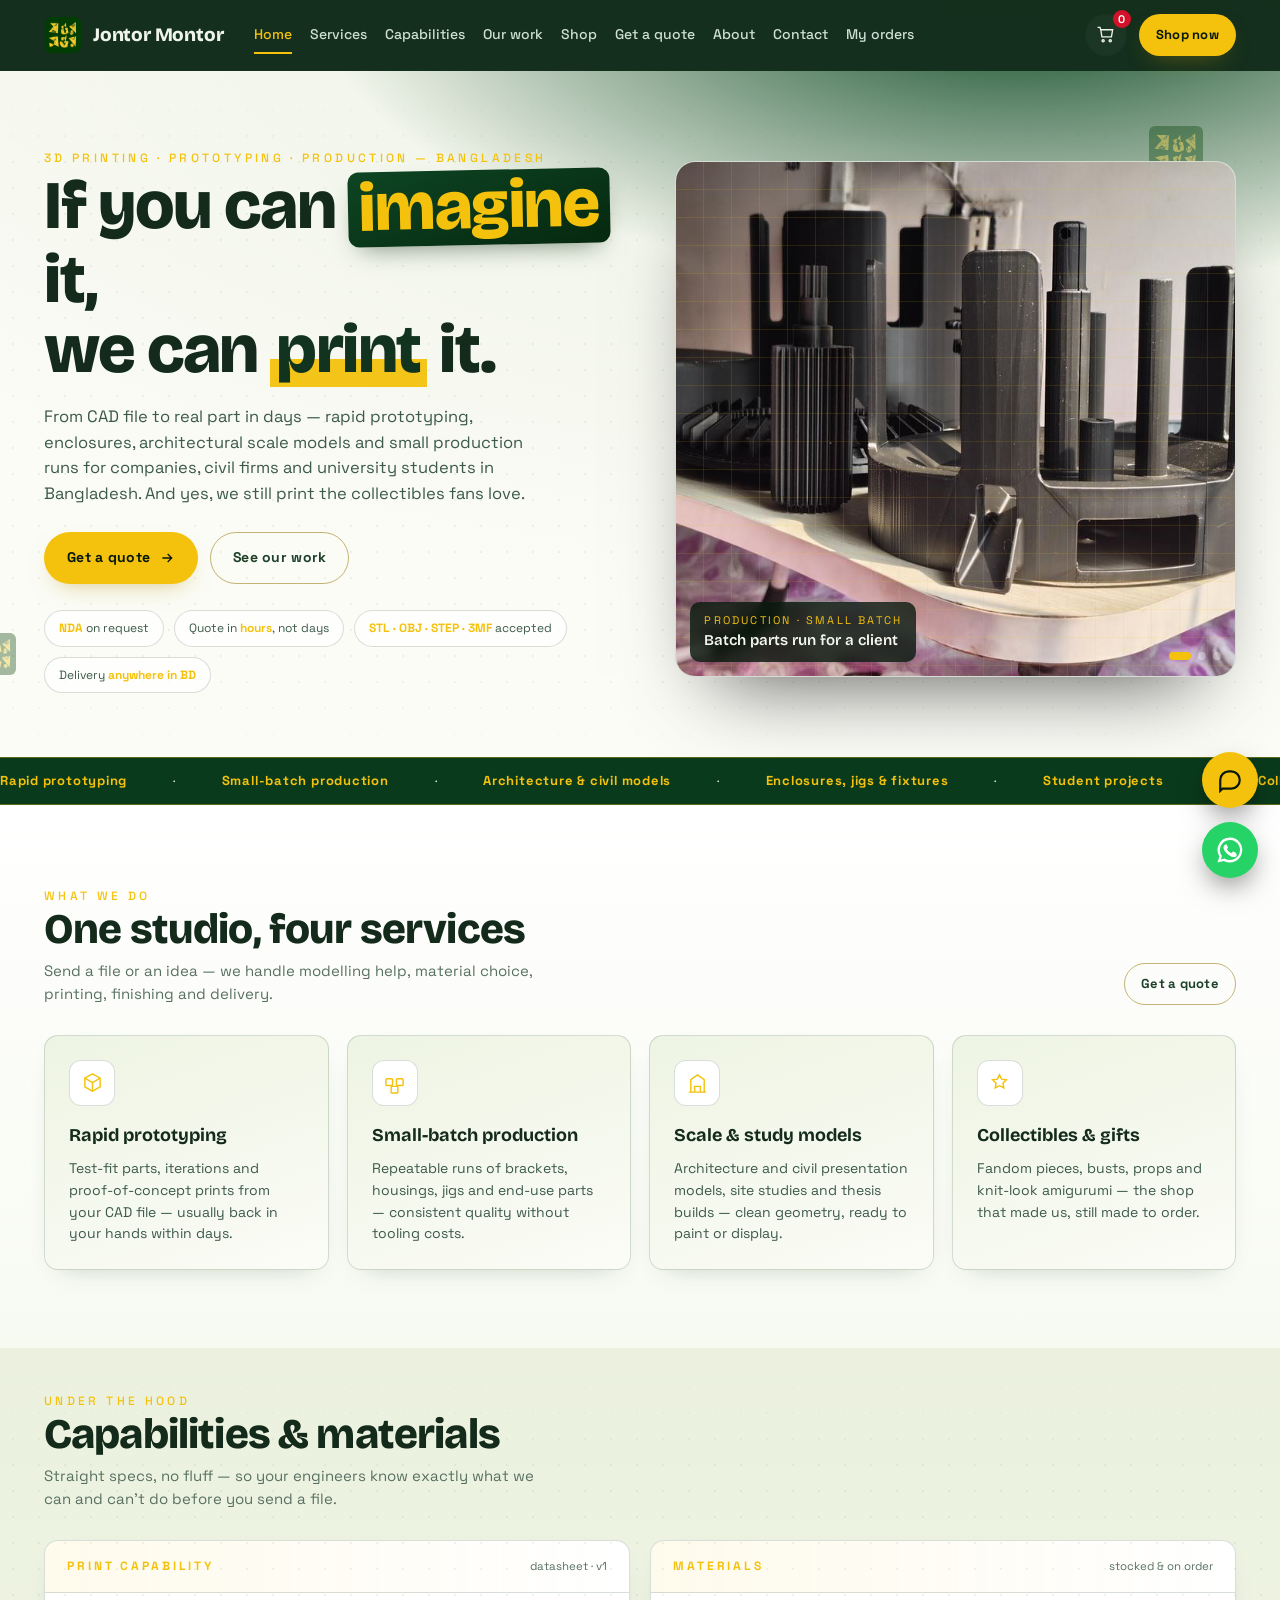
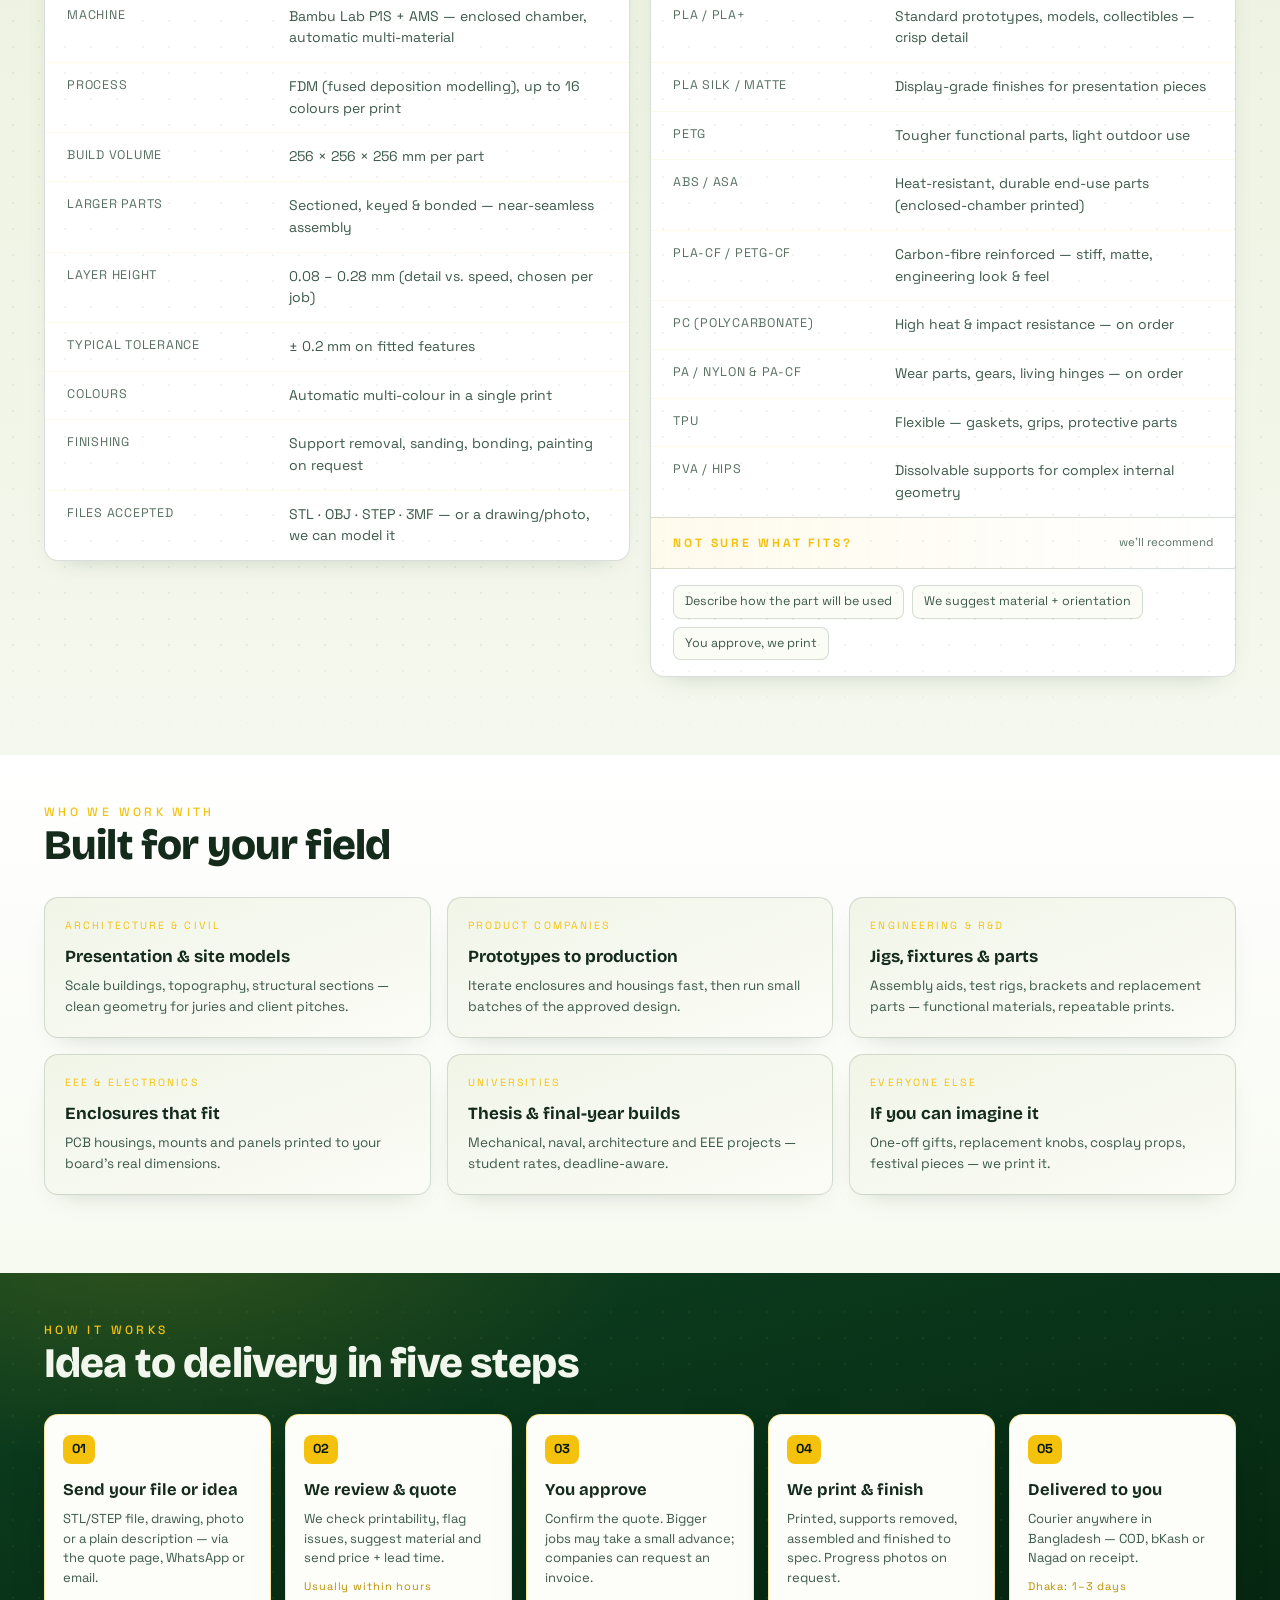
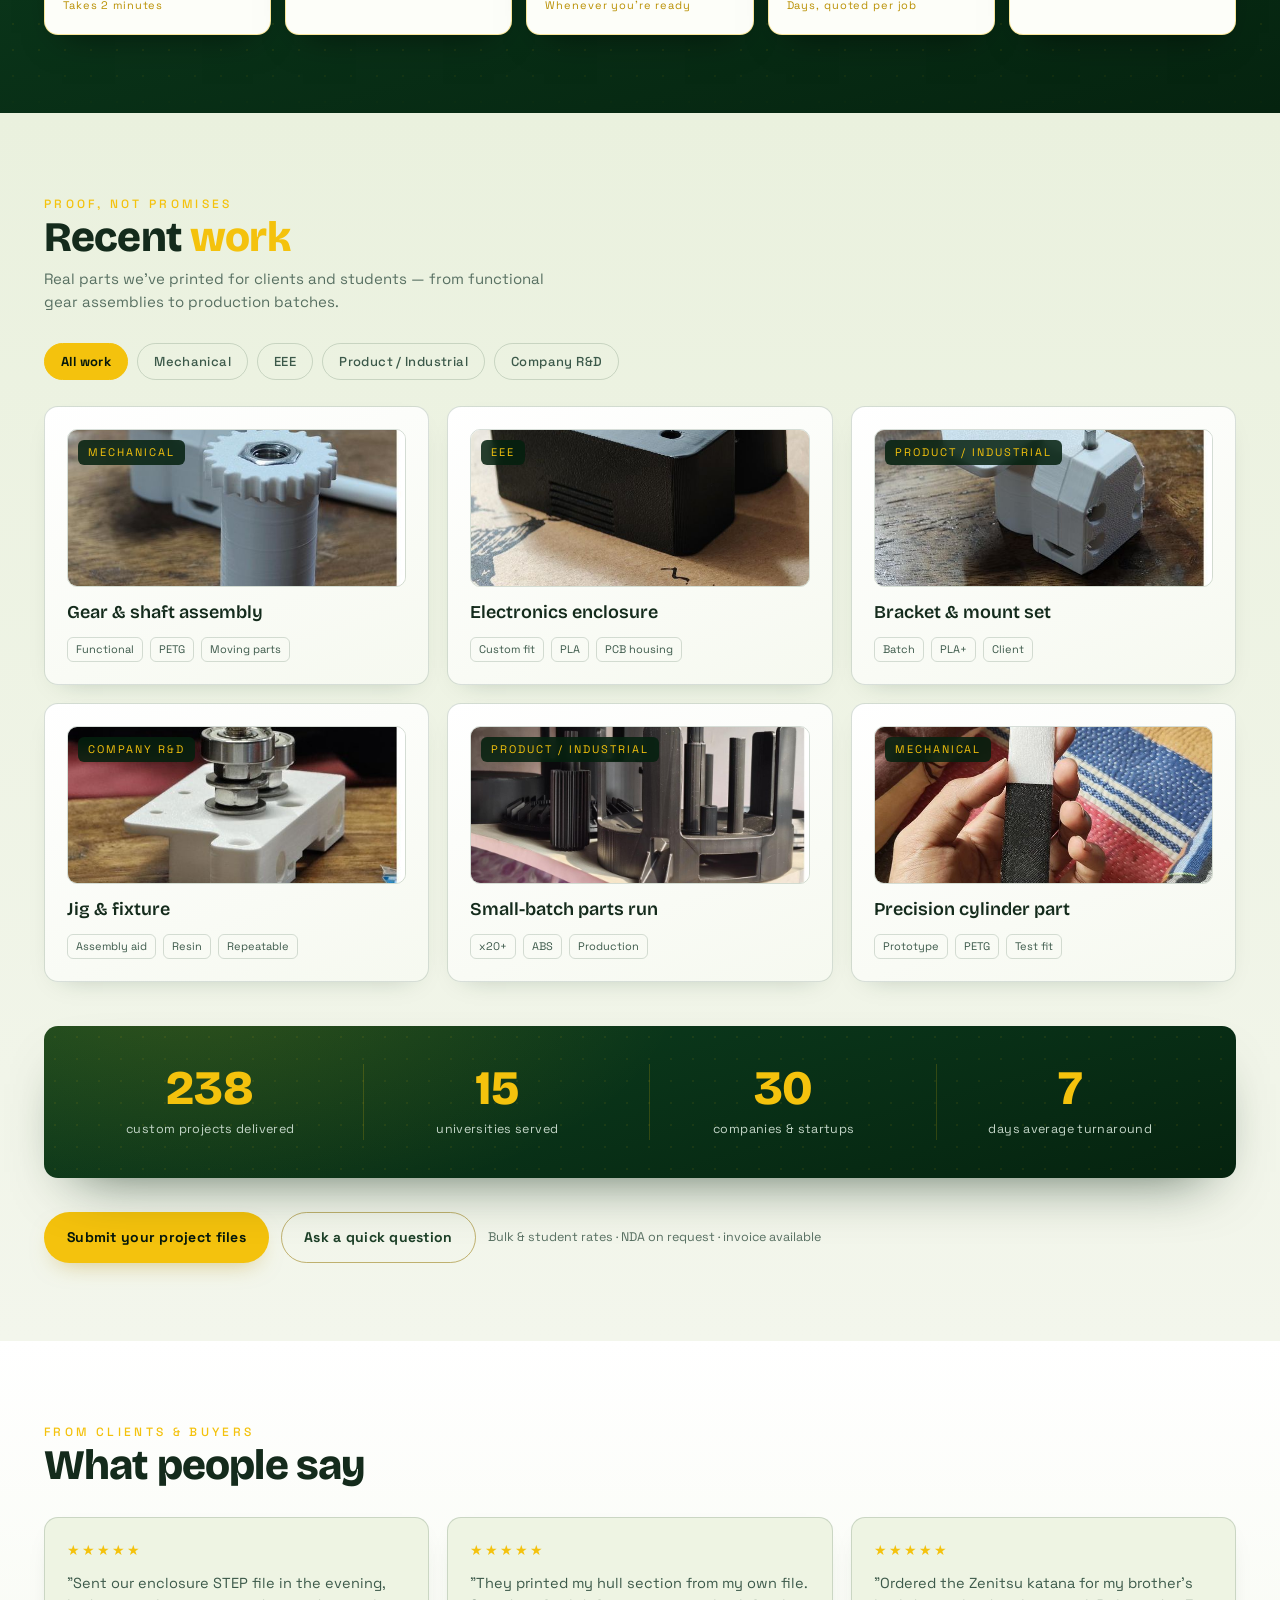
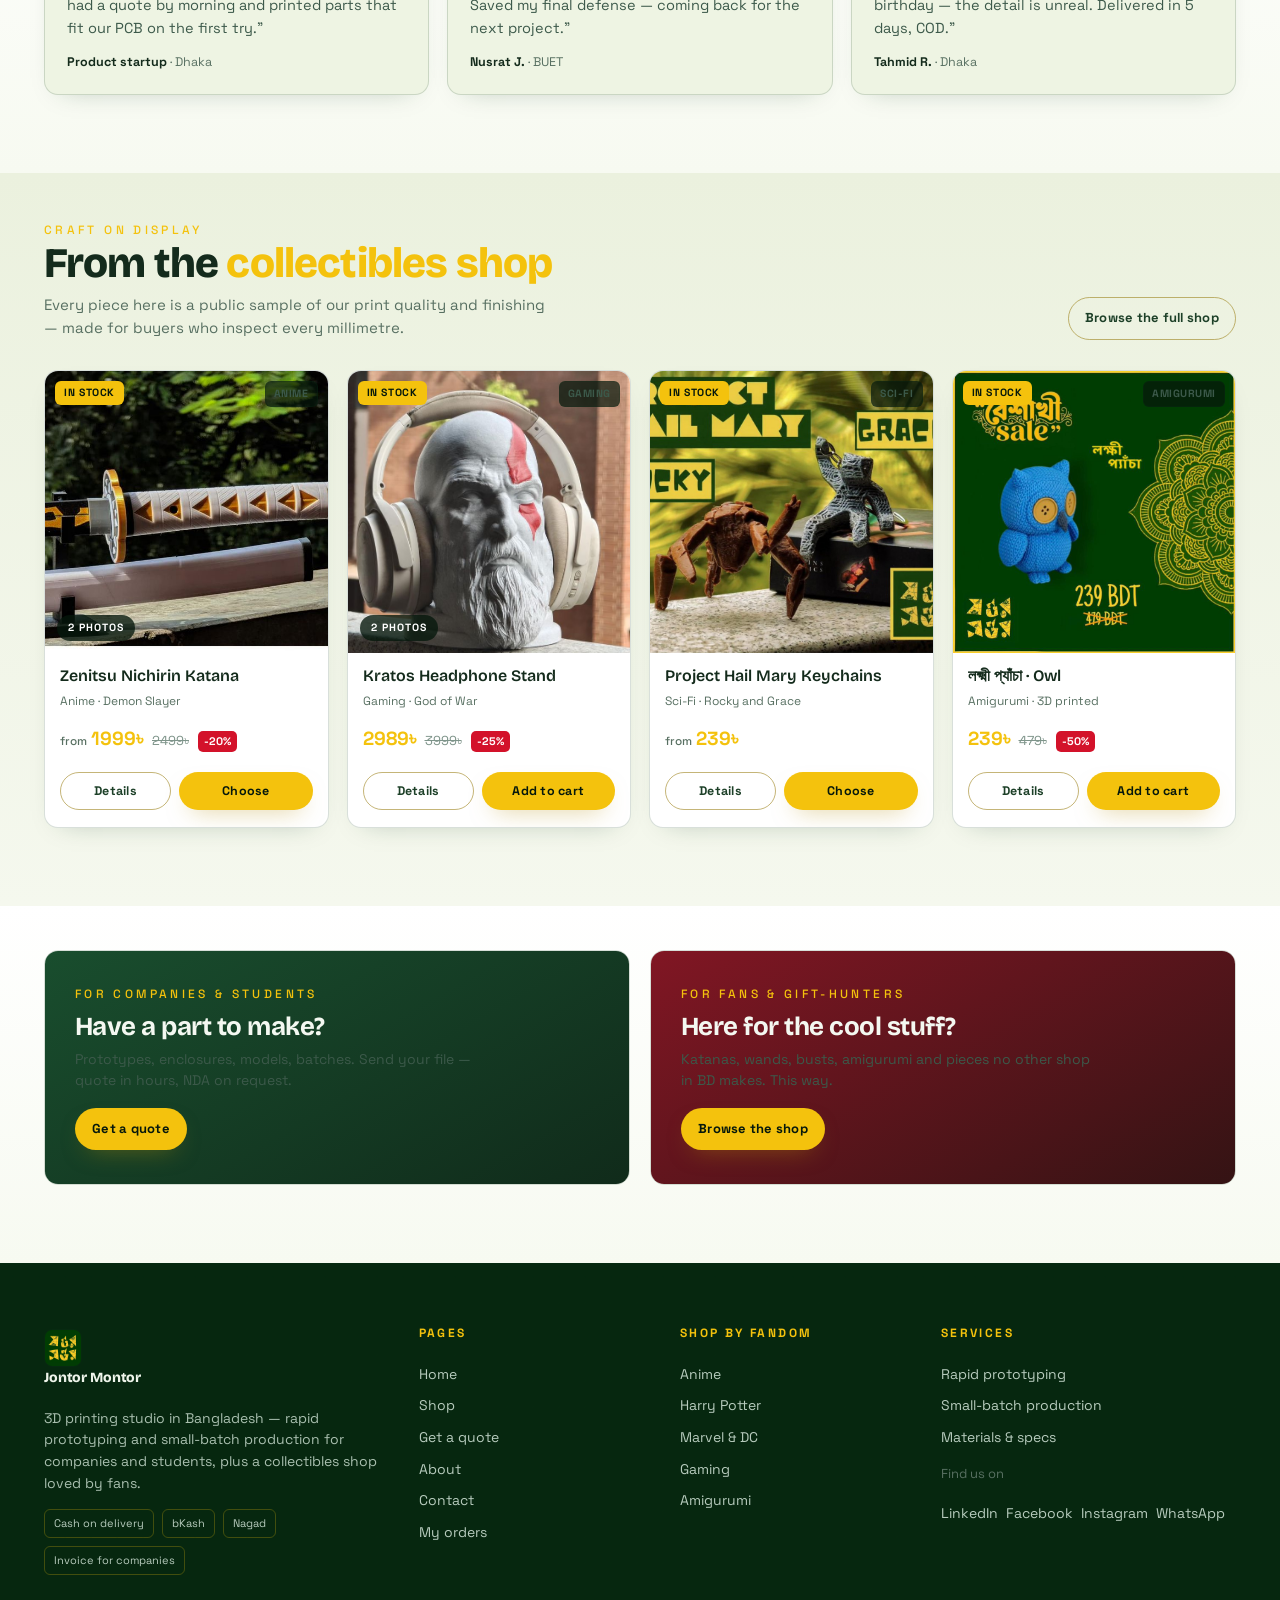
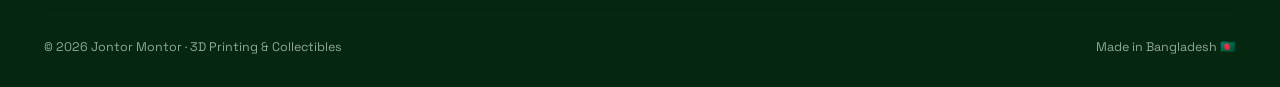
<file: index.html>
<!DOCTYPE html>
<html lang="en">
<head>
<meta charset="UTF-8">
<meta name="viewport" content="width=device-width, initial-scale=1.0">
<title>Jontor Montor — 3D Printing, Prototyping & Production in Bangladesh</title>
<meta name="description" content="3D printing service in Dhaka, Bangladesh — rapid prototyping, small-batch production, architectural scale models and custom parts for companies and students. PLA, PETG, ABS, carbon-fibre and more. Quote in hours.">
<!-- EDIT HERE ▸ SEO: if you move to a custom domain, replace https://jontor-montor.pages.dev everywhere (Ctrl+H) -->
<link rel="icon" type="image/jpeg" href="images/logo.jpg">
<meta name="theme-color" content="#0a3a1c">
<meta name="robots" content="index, follow">
<link rel="canonical" href="https://jontor-montor.pages.dev/">
<meta property="og:url" content="https://jontor-montor.pages.dev/">
<meta property="og:type" content="website">
<meta property="og:site_name" content="Jontor Montor">
<meta property="og:title" content="Jontor Montor — 3D Printing, Prototyping & Production in Bangladesh">
<meta property="og:description" content="3D printing service in Dhaka, Bangladesh — rapid prototyping, small-batch production, architectural scale models and custom parts for companies and students. PLA, PETG, ABS, carbon-fibre and more. Quote in hours.">
<meta property="og:image" content="https://jontor-montor.pages.dev/images/og-image.jpg">
<meta property="og:image:width" content="1200">
<meta property="og:image:height" content="630">
<meta property="og:locale" content="en_US">
<meta name="twitter:url" content="https://jontor-montor.pages.dev/">
<meta name="twitter:card" content="summary_large_image">
<meta name="twitter:title" content="Jontor Montor — 3D Printing, Prototyping & Production in Bangladesh">
<meta name="twitter:description" content="3D printing service in Dhaka, Bangladesh — rapid prototyping, small-batch production, architectural scale models and custom parts for companies and students. PLA, PETG, ABS, carbon-fibre and more. Quote in hours.">
<meta name="twitter:image" content="https://jontor-montor.pages.dev/images/og-image.jpg">
<link rel="preconnect" href="https://fonts.googleapis.com">
<link rel="preconnect" href="https://fonts.gstatic.com" crossorigin>
<link href="https://fonts.googleapis.com/css2?family=Bricolage+Grotesque:opsz,wght@12..96,400;12..96,600;12..96,800&family=Space+Grotesk:wght@400;500;700&family=Hind+Siliguri:wght@400;600;700&display=swap" rel="stylesheet">
<link rel="stylesheet" href="css/styles.css">
<script type="application/ld+json">
{"@context":"https://schema.org","@type":"LocalBusiness","@id":"https://jontor-montor.pages.dev/#business",
"name":"Jontor Montor","url":"https://jontor-montor.pages.dev/","image":"https://jontor-montor.pages.dev/images/og-image.jpg",
"description":"3D printing studio in Bangladesh — rapid prototyping, small-batch production, architectural scale models and collectibles.",
"address":{"@type":"PostalAddress","addressLocality":"Dhaka","addressCountry":"BD"},
"areaServed":"Bangladesh","priceRange":"৳৳",
"knowsAbout":["3D printing","rapid prototyping","FDM printing","architectural scale models","small batch production","PLA","PETG","ABS","carbon fibre filament","collectibles"],
"makesOffer":[
 {"@type":"Offer","itemOffered":{"@type":"Service","name":"Rapid prototyping"}},
 {"@type":"Offer","itemOffered":{"@type":"Service","name":"Small-batch 3D printed production"}},
 {"@type":"Offer","itemOffered":{"@type":"Service","name":"Architecture and civil scale models"}},
 {"@type":"Offer","itemOffered":{"@type":"Service","name":"Custom 3D printed collectibles"}}]}
</script>
<script type="application/ld+json">
{"@context":"https://schema.org","@type":"FAQPage","mainEntity":[
 {"@type":"Question","name":"How fast can I get a 3D printing quote in Bangladesh?","acceptedAnswer":{"@type":"Answer","text":"Send your file or description and we usually reply within hours with a price and lead time. Average turnaround is about a week; Dhaka delivery takes 1-3 days."}},
 {"@type":"Question","name":"What materials can you 3D print with?","acceptedAnswer":{"@type":"Answer","text":"PLA, PLA+, silk and matte finishes, PETG, ABS, ASA, TPU, polycarbonate, nylon and carbon-fibre blends like PLA-CF and PETG-CF, printed on an enclosed-chamber multicolor machine."}},
 {"@type":"Question","name":"What files do you accept for 3D printing?","acceptedAnswer":{"@type":"Answer","text":"STL, OBJ, STEP and 3MF files. No CAD file? A drawing or photo works — we can model it for you."}},
 {"@type":"Question","name":"Do you sign NDAs for client designs?","acceptedAnswer":{"@type":"Answer","text":"Yes, we sign NDAs on request before you send any files and client designs are never shared or reused."}},
 {"@type":"Question","name":"How do I pay?","acceptedAnswer":{"@type":"Answer","text":"Cash on delivery, bKash or Nagad anywhere in Bangladesh. Companies can request an invoice."}}]}
</script>
</head>
<body>

<!-- ================================================================= -->
<!--  HOW TO EDIT: phone, email, socials, FAQ answers, products and    -->
<!--  projects all live in  js/app.js  (look for "EDIT HERE").         -->
<!--  Headlines & section text are in this file — search "EDIT HERE".  -->
<!-- ================================================================= -->

<div id="site-header"></div>

<!-- HERO -->
<section class="hero dots-bg">
  <img class="shard s1" src="images/logo.jpg" alt="">
  <img class="shard s2" src="images/logo.jpg" alt="">
  <div class="wrap hero__grid">
    <!-- EDIT HERE ▸ HERO HEADLINE + SUBTEXT -->
    <div class="hero__copy">
      <span class="eyebrow">3D printing · prototyping · production — Bangladesh</span>
      <h1>If you can <span class="y">imagine</span> it,<br>we can <span class="stroke">print</span> it.</h1>
      <p class="hero__sub">From CAD file to real part in days — rapid prototyping, enclosures, architectural scale models and small production runs for companies, civil firms and university students in Bangladesh. And yes, we still print the collectibles fans love.</p>
      <div class="hero__cta">
        <a href="custom.html" class="btn btn-gold">Get a quote
          <svg width="16" height="16" viewBox="0 0 24 24" fill="none" stroke="currentColor" stroke-width="2"><path d="M5 12h14M13 6l6 6-6 6"/></svg></a>
        <a href="#works" class="btn btn-ghost">See our work</a>
      </div>
      <div class="truststrip">
        <span><b>NDA</b> on request</span>
        <span>Quote in <b>hours</b>, not days</span>
        <span><b>STL · OBJ · STEP · 3MF</b> accepted</span>
        <span>Delivery <b>anywhere in BD</b></span>
      </div>
    </div>

    <div class="stage" id="stage">
      <div class="stage__slide on" data-k="PRODUCTION · SMALL BATCH" data-n="Batch parts run for a client"><img src="images/proj-parts.jpg" alt="Small-batch production parts"></div>
      <div class="stage__slide" data-k="MECHANICAL · FUNCTIONAL" data-n="Gear &amp; shaft assembly"><img src="images/proj-gear.jpg" alt="Gear assembly prototype"></div>
      <div class="stage__slide" data-k="EEE · ENCLOSURE" data-n="Custom electronics enclosure"><img src="images/proj-eee.jpg" alt="Electronics enclosure"></div>
      <div class="stage__frame"></div>
      <div class="stage__tag"><div class="k" id="tagK">PRODUCTION · SMALL BATCH</div><div class="n" id="tagN">Batch parts run for a client</div></div>
      <div class="dots" id="dots"></div>
    </div>
  </div>
</section>

<!-- MARQUEE -->
<div class="marquee">
  <div class="marquee__t">
    <span><b>Rapid prototyping</b>&nbsp;·&nbsp; <b>Small-batch production</b> &nbsp;·&nbsp; <b>Architecture &amp; civil models</b> &nbsp;·&nbsp; <b>Enclosures, jigs &amp; fixtures</b> &nbsp;·&nbsp; <b>Student projects</b> &nbsp;·&nbsp; <b>Collectibles &amp; gifts</b> &nbsp;·&nbsp;</span>
    <span aria-hidden="true"><b>Rapid prototyping</b>&nbsp;·&nbsp; <b>Small-batch production</b> &nbsp;·&nbsp; <b>Architecture &amp; civil models</b> &nbsp;·&nbsp; <b>Enclosures, jigs &amp; fixtures</b> &nbsp;·&nbsp; <b>Student projects</b> &nbsp;·&nbsp; <b>Collectibles &amp; gifts</b> &nbsp;·&nbsp;</span>
  </div>
</div>

<!-- SERVICES -->
<section class="sec band-white" id="services">
  <div class="wrap">
    <div class="shead reveal">
      <div><span class="eyebrow">What we do</span><h2>One studio, four services</h2>
      <p>Send a file or an idea — we handle modelling help, material choice, printing, finishing and delivery.</p></div>
      <a href="custom.html" class="btn btn-ghost btn-sm">Get a quote</a>
    </div>
    <!-- EDIT HERE ▸ SERVICE CARDS -->
    <div class="svcgrid reveal">
      <div class="svc"><div class="ic"><svg viewBox="0 0 24 24"><path d="M12 2l8 4.5v9L12 20l-8-4.5v-9z"/><path d="M12 11l8-4.5M12 11v9M12 11L4 6.5"/></svg></div>
        <h4>Rapid prototyping</h4><p>Test-fit parts, iterations and proof-of-concept prints from your CAD file — usually back in your hands within days.</p></div>
      <div class="svc"><div class="ic"><svg viewBox="0 0 24 24"><rect x="3" y="7" width="7" height="7" rx="1"/><rect x="14" y="7" width="7" height="7" rx="1"/><rect x="8.5" y="15" width="7" height="7" rx="1"/></svg></div>
        <h4>Small-batch production</h4><p>Repeatable runs of brackets, housings, jigs and end-use parts — consistent quality without tooling costs.</p></div>
      <div class="svc"><div class="ic"><svg viewBox="0 0 24 24"><path d="M3 21h18M5 21V8l7-5 7 5v13M9 21v-6h6v6"/></svg></div>
        <h4>Scale &amp; study models</h4><p>Architecture and civil presentation models, site studies and thesis builds — clean geometry, ready to paint or display.</p></div>
      <div class="svc"><div class="ic"><svg viewBox="0 0 24 24"><path d="M12 3l2.2 4.5 5 .7-3.6 3.5.9 5-4.5-2.4L7.5 16.7l.9-5L4.8 8.2l5-.7z"/></svg></div>
        <h4>Collectibles &amp; gifts</h4><p>Fandom pieces, busts, props and knit-look amigurumi — the shop that made us, still made to order.</p></div>
    </div>
  </div>
</section>

<!-- CAPABILITIES -->
<section class="sec dots-bg band-tint" id="capabilities" style="padding-top:40px">
  <div class="wrap">
    <div class="shead reveal">
      <div><span class="eyebrow">Under the hood</span><h2>Capabilities &amp; materials</h2>
      <p>Straight specs, no fluff — so your engineers know exactly what we can and can't do before you send a file.</p></div>
    </div>
    <div class="capgrid reveal">
      <!-- EDIT HERE ▸ MACHINE SPECS -->
      <div class="sheet">
        <div class="sheet__head"><b>Print capability</b><span>datasheet · v1</span></div>
        <table>
          <tr><td>Machine</td><td class="hl">Bambu Lab P1S + AMS — enclosed chamber, automatic multi-material</td></tr>
          <tr><td>Process</td><td>FDM (fused deposition modelling), up to 16 colours per print</td></tr>
          <tr><td>Build volume</td><td class="hl">256 × 256 × 256 mm per part</td></tr>
          <tr><td>Larger parts</td><td>Sectioned, keyed &amp; bonded — near-seamless assembly</td></tr>
          <tr><td>Layer height</td><td>0.08 – 0.28 mm (detail vs. speed, chosen per job)</td></tr>
          <tr><td>Typical tolerance</td><td>± 0.2 mm on fitted features</td></tr>
          <tr><td>Colours</td><td class="hl">Automatic multi-colour in a single print</td></tr>
          <tr><td>Finishing</td><td>Support removal, sanding, bonding, painting on request</td></tr>
          <tr><td>Files accepted</td><td>STL · OBJ · STEP · 3MF — or a drawing/photo, we can model it</td></tr>
        </table>
      </div>
      <div class="sheet">
        <!-- EDIT HERE ▸ MATERIALS TABLE (add/remove rows as you stock filaments) -->
        <div class="sheet__head"><b>Materials</b><span>stocked &amp; on order</span></div>
        <table>
          <tr><td>PLA / PLA+</td><td>Standard prototypes, models, collectibles — crisp detail</td></tr>
          <tr><td>PLA Silk / Matte</td><td>Display-grade finishes for presentation pieces</td></tr>
          <tr><td>PETG</td><td>Tougher functional parts, light outdoor use</td></tr>
          <tr><td>ABS / ASA</td><td>Heat-resistant, durable end-use parts (enclosed-chamber printed)</td></tr>
          <tr><td>PLA-CF / PETG-CF</td><td class="hl">Carbon-fibre reinforced — stiff, matte, engineering look &amp; feel</td></tr>
          <tr><td>PC (polycarbonate)</td><td>High heat &amp; impact resistance — on order</td></tr>
          <tr><td>PA / Nylon &amp; PA-CF</td><td>Wear parts, gears, living hinges — on order</td></tr>
          <tr><td>TPU</td><td>Flexible — gaskets, grips, protective parts</td></tr>
          <tr><td>PVA / HIPS</td><td>Dissolvable supports for complex internal geometry</td></tr>
        </table>
        <div class="sheet__head" style="border-top:1px solid var(--line)"><b>Not sure what fits?</b><span>we'll recommend</span></div>
        <div class="matchips">
          <span>Describe how the part will be used</span><span>We suggest material + orientation</span><span>You approve, we print</span>
        </div>
      </div>
    </div>
  </div>
</section>

<!-- INDUSTRIES -->
<section class="sec band-white" id="industries" style="padding-top:44px">
  <div class="wrap">
    <div class="shead reveal">
      <div><span class="eyebrow">Who we work with</span><h2>Built for your field</h2></div>
    </div>
    <!-- EDIT HERE ▸ INDUSTRY CARDS -->
    <div class="indgrid reveal">
      <div class="ind"><span class="tagline">Architecture &amp; Civil</span><h4>Presentation &amp; site models</h4><p>Scale buildings, topography, structural sections — clean geometry for juries and client pitches.</p></div>
      <div class="ind"><span class="tagline">Product companies</span><h4>Prototypes to production</h4><p>Iterate enclosures and housings fast, then run small batches of the approved design.</p></div>
      <div class="ind"><span class="tagline">Engineering &amp; R&amp;D</span><h4>Jigs, fixtures &amp; parts</h4><p>Assembly aids, test rigs, brackets and replacement parts — functional materials, repeatable prints.</p></div>
      <div class="ind"><span class="tagline">EEE &amp; electronics</span><h4>Enclosures that fit</h4><p>PCB housings, mounts and panels printed to your board's real dimensions.</p></div>
      <div class="ind"><span class="tagline">Universities</span><h4>Thesis &amp; final-year builds</h4><p>Mechanical, naval, architecture and EEE projects — student rates, deadline-aware.</p></div>
      <div class="ind"><span class="tagline">Everyone else</span><h4>If you can imagine it</h4><p>One-off gifts, replacement knobs, cosplay props, festival pieces — we print it.</p></div>
    </div>
  </div>
</section>

<!-- PROCESS -->
<section class="sec dots-bg band-deep" id="process" style="padding-top:44px">
  <div class="wrap">
    <div class="shead reveal">
      <div><span class="eyebrow">How it works</span><h2>Idea to delivery in five steps</h2></div>
    </div>
    <!-- EDIT HERE ▸ PROCESS STEPS -->
    <div class="timeline reveal">
      <div class="tstep"><h4>Send your file or idea</h4><p>STL/STEP file, drawing, photo or a plain description — via the quote page, WhatsApp or email.</p><span class="eta">Takes 2 minutes</span></div>
      <div class="tstep"><h4>We review &amp; quote</h4><p>We check printability, flag issues, suggest material and send price + lead time.</p><span class="eta">Usually within hours</span></div>
      <div class="tstep"><h4>You approve</h4><p>Confirm the quote. Bigger jobs may take a small advance; companies can request an invoice.</p><span class="eta">Whenever you're ready</span></div>
      <div class="tstep"><h4>We print &amp; finish</h4><p>Printed, supports removed, assembled and finished to spec. Progress photos on request.</p><span class="eta">Days, quoted per job</span></div>
      <div class="tstep"><h4>Delivered to you</h4><p>Courier anywhere in Bangladesh — COD, bKash or Nagad on receipt.</p><span class="eta">Dhaka: 1–3 days</span></div>
    </div>
  </div>
</section>

<!-- WORKS -->
<section class="works sec" id="works">
  <div class="wrap">
    <!-- EDIT HERE ▸ WORK HEADING (cards live in js/app.js → WORKS) -->
    <div class="shead reveal">
      <div><span class="eyebrow">Proof, not promises</span><h2>Recent <span class="y">work</span></h2>
      <p>Real parts we've printed for clients and students — from functional gear assemblies to production batches.</p></div>
    </div>
    <div class="tabs reveal" id="tabs">
      <button class="tab on" data-cat="all">All work</button>
      <button class="tab" data-cat="mech">Mechanical</button>
      <button class="tab" data-cat="eee">EEE</button>
      <button class="tab" data-cat="prod">Product / Industrial</button>
      <button class="tab" data-cat="rnd">Company R&amp;D</button>
    </div>
    <div class="wgrid reveal" id="wgrid"></div>

    <!-- EDIT HERE ▸ STATS (replace with your real numbers) -->
    <div class="stats reveal">
      <div class="stat"><div class="n" data-to="240">0</div><div class="l">custom projects delivered</div></div>
      <div class="stat"><div class="n" data-to="15">0</div><div class="l">universities served</div></div>
      <div class="stat"><div class="n" data-to="30">0</div><div class="l">companies &amp; startups</div></div>
      <div class="stat"><div class="n" data-to="7">0</div><div class="l">days average turnaround</div></div>
    </div>
    <div class="works__cta reveal">
      <a href="custom.html" class="btn btn-gold">Submit your project files</a>
      <a href="#" class="btn btn-ghost wa-quote" data-msg="a project">Ask a quick question</a>
      <span class="note">Bulk &amp; student rates · NDA on request · invoice available</span>
    </div>
  </div>
</section>

<!-- REVIEWS -->
<section class="sec band-white">
  <div class="wrap">
    <div class="shead reveal"><div><span class="eyebrow">From clients &amp; buyers</span><h2>What people say</h2></div></div>
    <!-- EDIT HERE ▸ TESTIMONIALS (quote / name / place — replace with real ones) -->
    <div class="revs reveal">
      <div class="rev"><div class="stars">★★★★★</div><p>"Sent our enclosure STEP file in the evening, had a quote by morning and printed parts that fit our PCB on the first try."</p><div class="who"><b>Product startup</b> · Dhaka</div></div>
      <div class="rev"><div class="stars">★★★★★</div><p>"They printed my hull section from my own file. Saved my final defense — coming back for the next project."</p><div class="who"><b>Nusrat J.</b> · BUET</div></div>
      <div class="rev"><div class="stars">★★★★★</div><p>"Ordered the Zenitsu katana for my brother's birthday — the detail is unreal. Delivered in 5 days, COD."</p><div class="who"><b>Tahmid R.</b> · Dhaka</div></div>
    </div>
  </div>
</section>

<!-- FEATURED COLLECTIBLES (cards come from js/app.js → FEATURED_ON_HOME) -->
<section class="sec band-tint" id="featured" style="padding-top:44px">
  <div class="wrap">
    <div class="shead reveal">
      <div><span class="eyebrow">Craft on display</span><h2>From the <span class="y">collectibles shop</span></h2>
      <p>Every piece here is a public sample of our print quality and finishing — made for buyers who inspect every millimetre.</p></div>
      <a href="shop.html" class="btn btn-ghost btn-sm">Browse the full shop</a>
    </div>
    <div class="grid reveal" id="featgrid"></div>
  </div>
</section>

<!-- SPLIT: TWO DOORS -->
<section class="sec band-white" id="doors" style="padding-top:44px">
  <div class="wrap">
    <div class="split reveal">
      <a class="door door--pro" href="custom.html">
        <span class="eyebrow">For companies &amp; students</span>
        <h3>Have a part to make?</h3>
        <p>Prototypes, enclosures, models, batches. Send your file — quote in hours, NDA on request.</p>
        <span class="btn btn-gold btn-sm" style="align-self:flex-start">Get a quote</span>
      </a>
      <a class="door door--fan" href="shop.html">
        <span class="eyebrow">For fans &amp; gift-hunters</span>
        <h3>Here for the cool stuff?</h3>
        <p>Katanas, wands, busts, amigurumi and pieces no other shop in BD makes. This way.</p>
        <span class="btn btn-gold btn-sm" style="align-self:flex-start">Browse the shop</span>
      </a>
    </div>
  </div>
</section>

<div id="site-footer"></div>

<a class="wa" id="waFloat" href="#" target="_blank" rel="noopener" aria-label="WhatsApp us">
  <svg viewBox="0 0 24 24"><path d="M12 2a10 10 0 00-8.5 15.2L2 22l4.9-1.3A10 10 0 1012 2zm0 18a8 8 0 01-4.1-1.1l-.3-.2-2.9.8.8-2.8-.2-.3A8 8 0 1112 20zm4.4-6c-.2-.1-1.4-.7-1.7-.8s-.4-.1-.6.1-.6.8-.8 1-.3.2-.5.1a6.5 6.5 0 01-1.9-1.2 7.2 7.2 0 01-1.3-1.7c-.1-.2 0-.4.1-.5l.4-.4.2-.4v-.4l-.8-1.8c-.2-.5-.4-.4-.6-.4h-.5a1 1 0 00-.7.3 3 3 0 00-.9 2.2 5.2 5.2 0 001.1 2.8 11.9 11.9 0 004.6 4c.6.3 1.1.4 1.5.6.6.2 1.2.2 1.6.1.5-.1 1.4-.6 1.6-1.1s.2-1 .2-1.1-.2-.2-.4-.3z"/></svg>
</a>

<script src="js/app.js"></script>
</body>
</html>
</file>
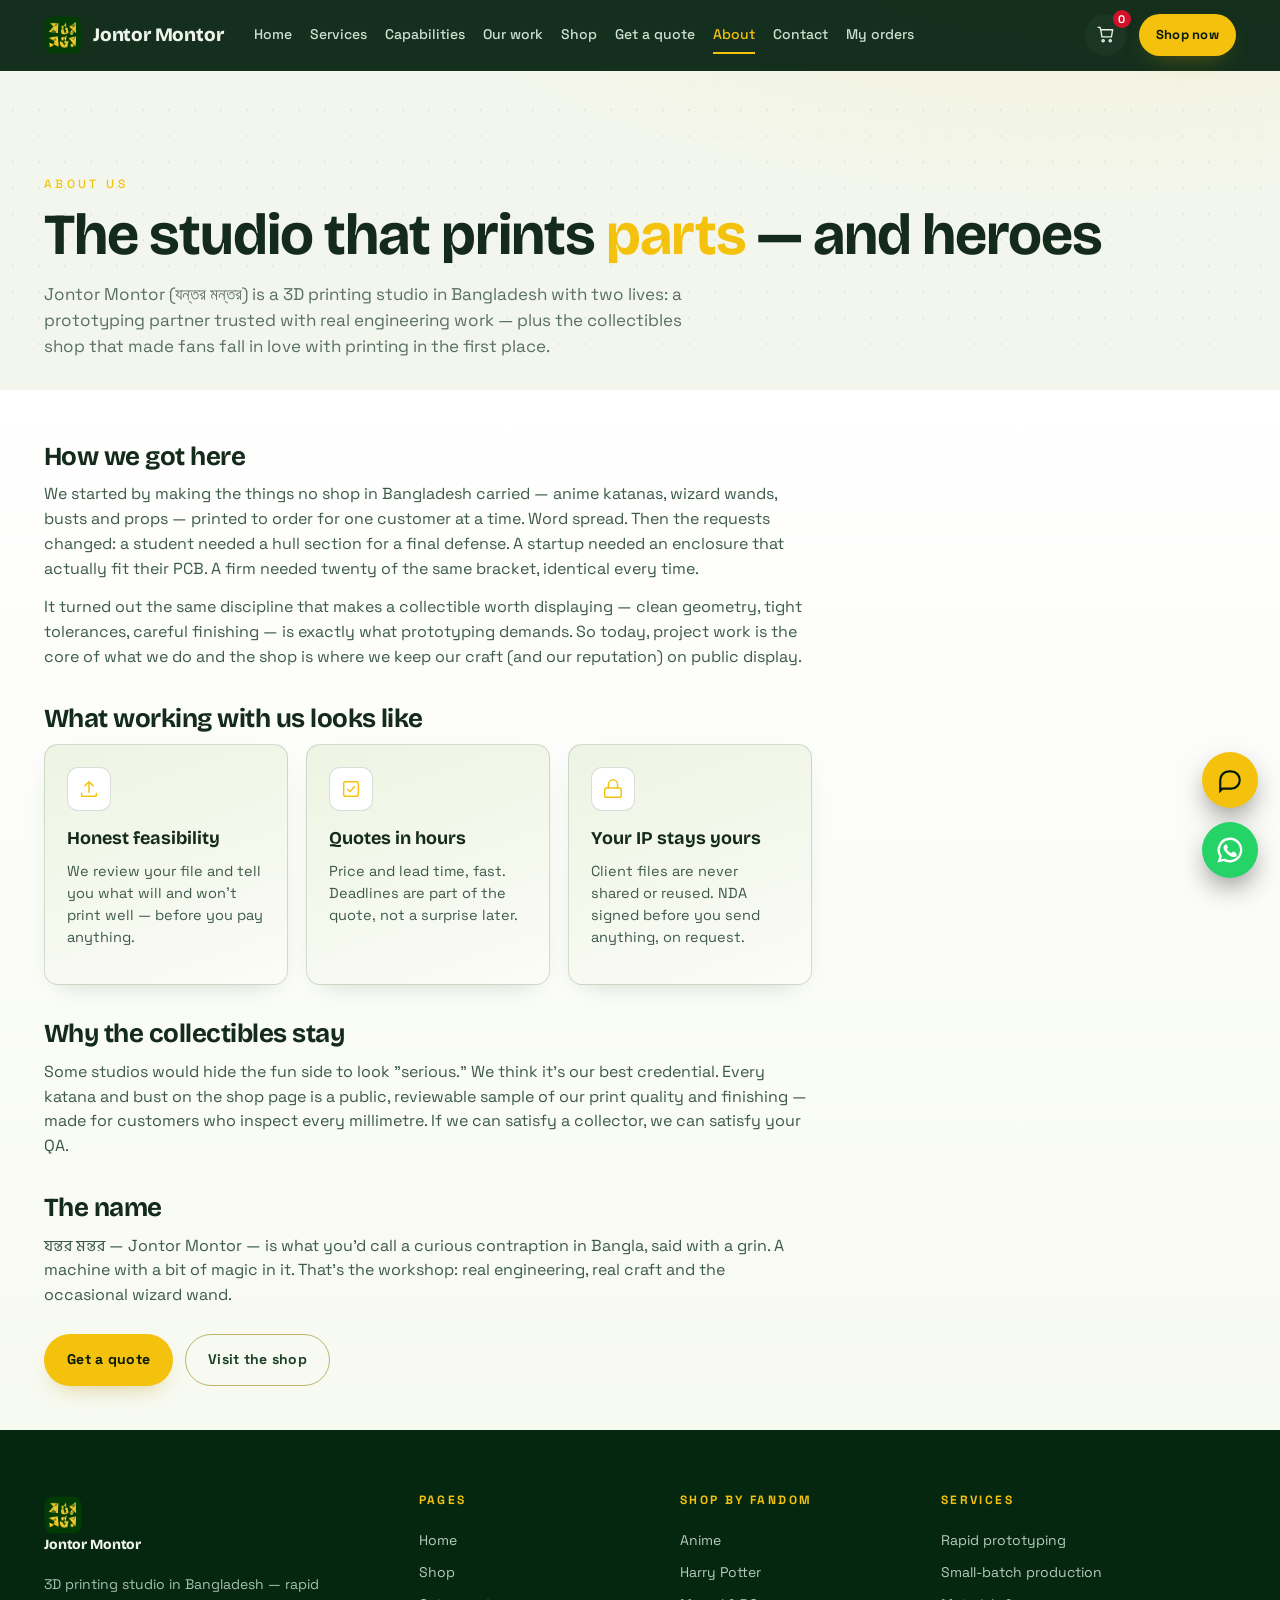
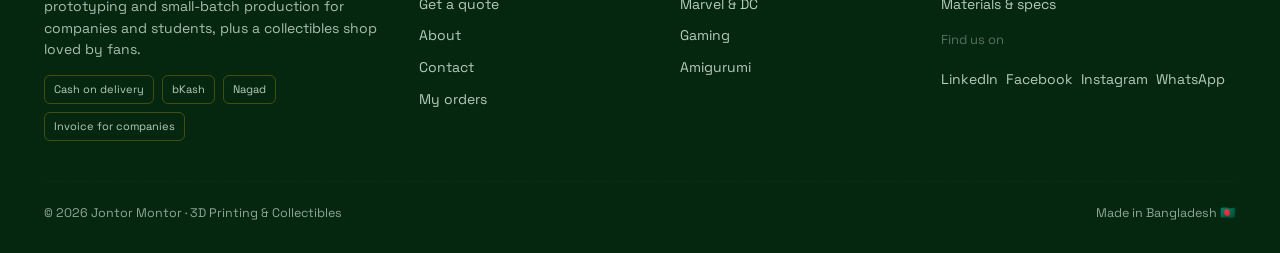
<file: about.html>
<!DOCTYPE html>
<html lang="en">
<head>
<meta charset="UTF-8">
<meta name="viewport" content="width=device-width, initial-scale=1.0">
<title>About Jontor Montor — 3D Printing Studio in Bangladesh</title>
<meta name="description" content="Jontor Montor is a Bangladesh 3D printing studio: a prototyping partner for companies and universities — plus the collectibles shop that proves our craft in public.">
<!-- EDIT HERE ▸ SEO: if you move to a custom domain, replace https://jontor-montor.pages.dev everywhere (Ctrl+H) -->
<link rel="icon" type="image/jpeg" href="images/logo.jpg">
<meta name="theme-color" content="#0a3a1c">
<meta name="robots" content="index, follow">
<link rel="canonical" href="https://jontor-montor.pages.dev/about">
<meta property="og:url" content="https://jontor-montor.pages.dev/about">
<meta property="og:type" content="website">
<meta property="og:site_name" content="Jontor Montor">
<meta property="og:title" content="About Jontor Montor — 3D Printing Studio in Bangladesh">
<meta property="og:description" content="Jontor Montor is a Bangladesh 3D printing studio: a prototyping partner for companies and universities — plus the collectibles shop that proves our craft in public.">
<meta property="og:image" content="https://jontor-montor.pages.dev/images/og-image.jpg">
<meta property="og:image:width" content="1200">
<meta property="og:image:height" content="630">
<meta property="og:locale" content="en_US">
<meta name="twitter:url" content="https://jontor-montor.pages.dev/about">
<meta name="twitter:card" content="summary_large_image">
<meta name="twitter:title" content="About Jontor Montor — 3D Printing Studio in Bangladesh">
<meta name="twitter:description" content="Jontor Montor is a Bangladesh 3D printing studio: a prototyping partner for companies and universities — plus the collectibles shop that proves our craft in public.">
<meta name="twitter:image" content="https://jontor-montor.pages.dev/images/og-image.jpg">
<link rel="preconnect" href="https://fonts.googleapis.com">
<link rel="preconnect" href="https://fonts.gstatic.com" crossorigin>
<link href="https://fonts.googleapis.com/css2?family=Bricolage+Grotesque:opsz,wght@12..96,400;12..96,600;12..96,800&family=Space+Grotesk:wght@400;500;700&family=Hind+Siliguri:wght@400;600;700&display=swap" rel="stylesheet">
<link rel="stylesheet" href="css/styles.css">
</head>
<body>
<div id="site-header"></div>

<section class="subhero dots-bg">
  <div class="wrap">
    <span class="eyebrow">About us</span>
    <h1>The studio that prints <span class="y">parts</span> — and heroes</h1>
    <p>Jontor Montor (যন্তর মন্তর) is a 3D printing studio in Bangladesh with two lives: a prototyping partner trusted with real engineering work — plus the collectibles shop that made fans fall in love with printing in the first place.</p>
  </div>
</section>

<section class="page band-white">
  <div class="wrap">
    <div class="prose">
      <!-- EDIT HERE ▸ ABOUT TEXT -->
      <h2>How we got here</h2>
      <p>We started by making the things no shop in Bangladesh carried — anime katanas, wizard wands, busts and props — printed to order for one customer at a time. Word spread. Then the requests changed: a student needed a hull section for a final defense. A startup needed an enclosure that actually fit their PCB. A firm needed twenty of the same bracket, identical every time.</p>
      <p>It turned out the same discipline that makes a collectible worth displaying — clean geometry, tight tolerances, careful finishing — is exactly what prototyping demands. So today, project work is the core of what we do and the shop is where we keep our craft (and our reputation) on public display.</p>

      <h2>What working with us looks like</h2>
      <div class="cards3">
        <div class="icard">
          <div class="ic"><svg viewBox="0 0 24 24"><path d="M12 16V4M7 9l5-5 5 5"/><path d="M4 16v3a1 1 0 001 1h14a1 1 0 001-1v-3"/></svg></div>
          <h4>Honest feasibility</h4><p>We review your file and tell you what will and won't print well — before you pay anything.</p>
        </div>
        <div class="icard">
          <div class="ic"><svg viewBox="0 0 24 24"><rect x="4" y="4" width="16" height="16" rx="2"/><path d="M8 12l3 3 5-6"/></svg></div>
          <h4>Quotes in hours</h4><p>Price and lead time, fast. Deadlines are part of the quote, not a surprise later.</p>
        </div>
        <div class="icard">
          <div class="ic"><svg viewBox="0 0 24 24"><rect x="3" y="11" width="18" height="10" rx="2"/><path d="M7 11V7a5 5 0 0110 0v4"/></svg></div>
          <h4>Your IP stays yours</h4><p>Client files are never shared or reused. NDA signed before you send anything, on request.</p>
        </div>
      </div>

      <h2>Why the collectibles stay</h2>
      <p>Some studios would hide the fun side to look "serious." We think it's our best credential. Every katana and bust on the shop page is a public, reviewable sample of our print quality and finishing — made for customers who inspect every millimetre. If we can satisfy a collector, we can satisfy your QA.</p>

      <h2>The name</h2>
      <p><span class="bn">যন্তর মন্তর</span> — Jontor Montor — is what you'd call a curious contraption in Bangla, said with a grin. A machine with a bit of magic in it. That's the workshop: real engineering, real craft and the occasional wizard wand.</p>

      <p style="margin-top:26px">
        <a href="custom.html" class="btn btn-gold">Get a quote</a>
        <a href="shop.html" class="btn btn-ghost" style="margin-left:8px">Visit the shop</a>
      </p>
    </div>
  </div>
</section>

<div id="site-footer"></div>
<a class="wa" id="waFloat" href="#" target="_blank" rel="noopener" aria-label="WhatsApp us">
  <svg viewBox="0 0 24 24"><path d="M12 2a10 10 0 00-8.5 15.2L2 22l4.9-1.3A10 10 0 1012 2zm0 18a8 8 0 01-4.1-1.1l-.3-.2-2.9.8.8-2.8-.2-.3A8 8 0 1112 20zm4.4-6c-.2-.1-1.4-.7-1.7-.8s-.4-.1-.6.1-.6.8-.8 1-.3.2-.5.1a6.5 6.5 0 01-1.9-1.2 7.2 7.2 0 01-1.3-1.7c-.1-.2 0-.4.1-.5l.4-.4.2-.4v-.4l-.8-1.8c-.2-.5-.4-.4-.6-.4h-.5a1 1 0 00-.7.3 3 3 0 00-.9 2.2 5.2 5.2 0 001.1 2.8 11.9 11.9 0 004.6 4c.6.3 1.1.4 1.5.6.6.2 1.2.2 1.6.1.5-.1 1.4-.6 1.6-1.1s.2-1 .2-1.1-.2-.2-.4-.3z"/></svg>
</a>
<script src="js/app.js"></script>
</body>
</html>
</file>
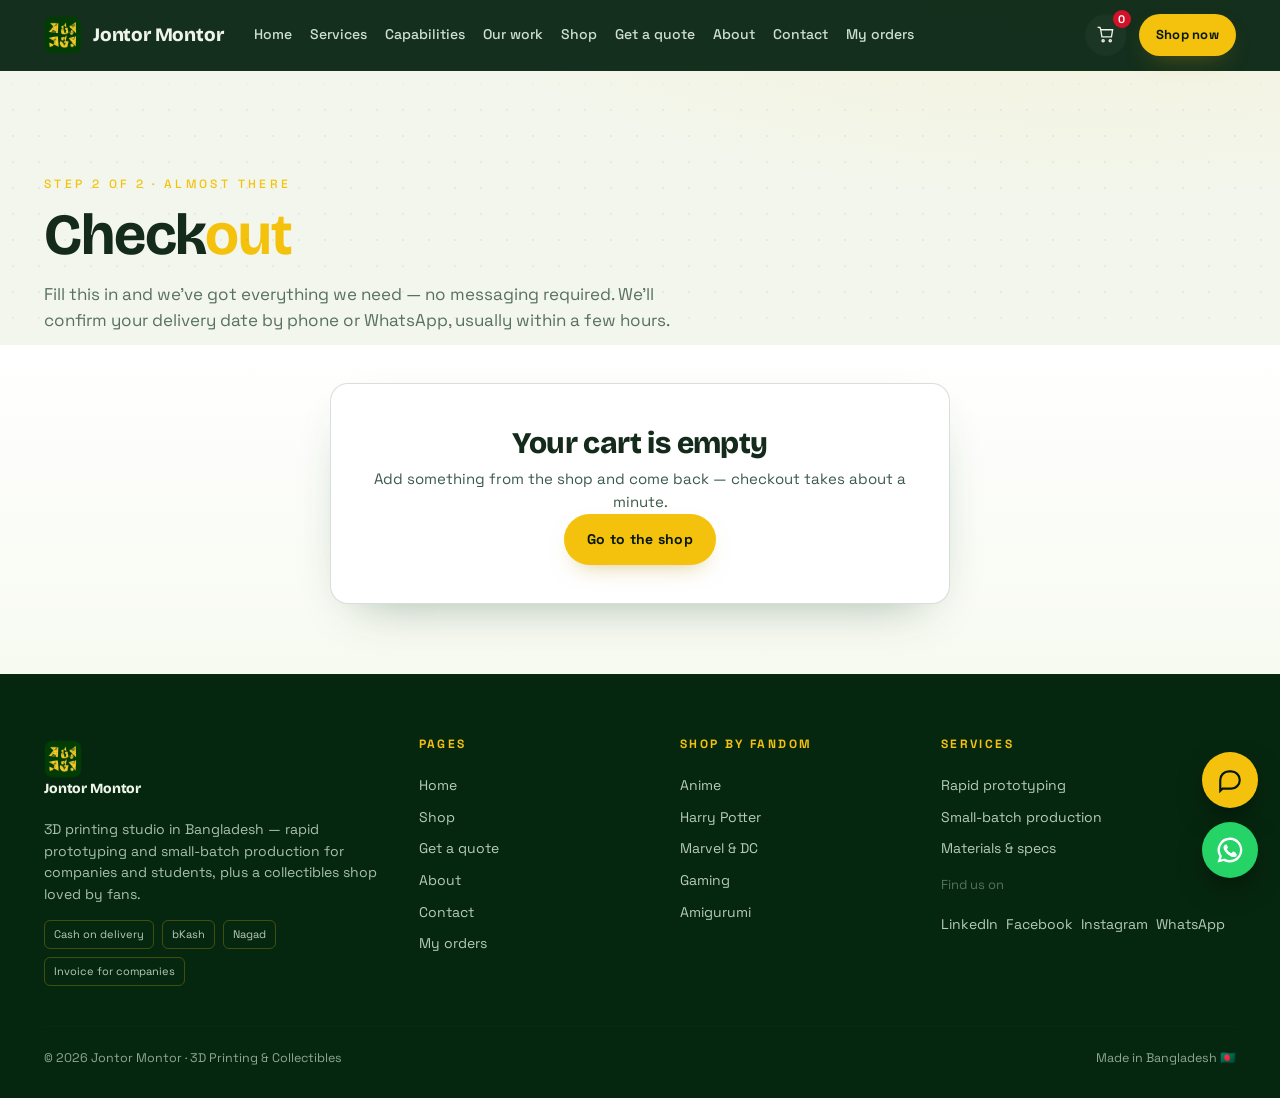
<file: checkout.html>
<!DOCTYPE html>
<html lang="en">
<head>
<meta charset="UTF-8">
<meta name="viewport" content="width=device-width, initial-scale=1.0">
<title>Checkout — Jontor Montor</title>
<meta name="description" content="Complete your order — delivery details and payment. Cash on delivery, bKash or Nagad, delivered anywhere in Bangladesh.">
<meta name="robots" content="noindex, nofollow">
<link rel="icon" type="image/jpeg" href="images/logo.jpg">
<meta name="theme-color" content="#0a3a1c">
<link rel="preconnect" href="https://fonts.googleapis.com">
<link rel="preconnect" href="https://fonts.gstatic.com" crossorigin>
<link href="https://fonts.googleapis.com/css2?family=Bricolage+Grotesque:opsz,wght@12..96,400;12..96,600;12..96,800&family=Space+Grotesk:wght@400;500;700&family=Hind+Siliguri:wght@400;600;700&display=swap" rel="stylesheet">
<link rel="stylesheet" href="css/styles.css">
</head>
<body>
<div id="site-header"></div>

<section class="subhero dots-bg" style="padding-bottom:12px">
  <div class="wrap">
    <span class="eyebrow">Step 2 of 2 · almost there</span>
    <h1>Check<span class="y">out</span></h1>
    <p>Fill this in and we've got everything we need — no messaging required. We'll confirm your delivery date by phone or WhatsApp, usually within a few hours.</p>
  </div>
</section>

<section class="page band-white">
  <div class="wrap" id="coMain">
    <div class="cogrid" id="coForm">

      <!-- LEFT: details -->
      <div class="cocol">

        <div class="cobox">
          <h3 class="cobox__t"><span class="conum">1</span> Delivery details</h3>
          <div class="form">
            <div class="form__row">
              <div class="field"><label>Full name <span class="req">*</span></label>
                <input id="co-name" autocomplete="name" placeholder="e.g. Ishrak Noor"></div>
              <div class="field"><label>Phone / WhatsApp <span class="req">*</span></label>
                <input id="co-phone" type="tel" inputmode="numeric" autocomplete="tel" placeholder="01XXXXXXXXX"></div>
            </div>
            <div class="form__row">
              <div class="field"><label>Alternate phone</label>
                <input id="co-alt" type="tel" inputmode="numeric" placeholder="optional"></div>
              <div class="field"><label>Email</label>
                <input id="co-email" type="email" autocomplete="email" placeholder="optional — for the receipt"></div>
            </div>
            <div class="field"><label>Full address <span class="req">*</span></label>
              <textarea id="co-address" autocomplete="street-address" placeholder="House / road / flat, landmark — everything the courier needs"></textarea></div>
            <div class="form__row">
              <div class="field"><label>Area / Thana <span class="req">*</span></label>
                <input id="co-area" placeholder="e.g. Dhanmondi"></div>
              <div class="field"><label>District <span class="req">*</span></label>
                <input id="co-district" placeholder="e.g. Dhaka"></div>
            </div>
          </div>
        </div>

        <div class="cobox">
          <h3 class="cobox__t"><span class="conum">2</span> Delivery area</h3>
          <div class="zonerow">
            <label class="zoneopt"><input type="radio" name="zone" value="Inside Dhaka" checked>
              <span><b>Inside Dhaka</b><i>1–3 days · <span id="feeDhaka">80৳</span></i></span></label>
            <label class="zoneopt"><input type="radio" name="zone" value="Outside Dhaka">
              <span><b>Outside Dhaka</b><i>Courier · <span id="feeOutside">130৳</span></i></span></label>
          </div>
        </div>

        <div class="cobox">
          <h3 class="cobox__t"><span class="conum">3</span> Payment method</h3>
          <div class="payopts" id="payOpts">

            <label class="payopt" data-pay="Cash on delivery">
              <input type="radio" name="pay" value="Cash on delivery" checked>
              <span class="payopt__in"><b>Cash on delivery</b><i>Pay the courier when it arrives</i></span>
            </label>

            <label class="payopt" data-pay="bKash">
              <input type="radio" name="pay" value="bKash">
              <span class="payopt__in"><b>bKash</b><i>Send Money, then paste the Transaction ID</i></span>
            </label>

            <label class="payopt" data-pay="Nagad">
              <input type="radio" name="pay" value="Nagad">
              <span class="payopt__in"><b>Nagad</b><i>Send Money, then paste the Transaction ID</i></span>
            </label>
          </div>

          <div class="paybox" id="bkashBox" style="display:none">
            <div class="paybox__head">bKash — <b>Send Money</b></div>
            <div class="paynum"><span>Send to</span><b id="bkashNum">01601333064</b></div>
            <ol class="paysteps">
              <li>Open bKash → <b>Send Money</b> (not Payment).</li>
              <li>Send <b id="payAmount">0৳</b> to the number above.</li>
              <li>Copy the <b>Transaction ID</b> from the confirmation SMS.</li>
              <li>Paste it below and place your order.</li>
            </ol>
          </div>

          <div class="paybox" id="nagadBox" style="display:none">
            <div class="paybox__head">Nagad — <b>Send Money</b></div>
            <div class="paynum"><span>Send to</span><b id="nagadNum">01601333064</b></div>
            <ol class="paysteps">
              <li>Open Nagad → <b>Send Money</b>.</li>
              <li>Send the order total to the number above.</li>
              <li>Copy the <b>Transaction ID</b> from the confirmation SMS.</li>
              <li>Paste it below and place your order.</li>
            </ol>
          </div>

          <div id="trxBlock" style="display:none">
            <div class="form form__row" style="margin-top:14px">
              <div class="field"><label>Your bKash / Nagad number <span class="req">*</span></label>
                <input id="co-sender" type="tel" inputmode="numeric" placeholder="the number you sent from"></div>
              <div class="field"><label>Transaction ID <span class="req">*</span></label>
                <input id="co-trx" placeholder="e.g. 9F7A2K1LMN"></div>
            </div>
          </div>
        </div>

        <div class="cobox">
          <h3 class="cobox__t"><span class="conum">4</span> Anything else?</h3>
          <div class="form">
            <div class="field"><label>Order notes</label>
              <textarea id="co-notes" placeholder="Colour preference, gift wrapping, delivery timing, a size change — tell us here."></textarea></div>
          </div>
        </div>
      </div>

      <!-- RIGHT: summary -->
      <aside class="cocol">
        <div class="cobox cosum">
          <h3 class="cobox__t">Your order</h3>
          <div id="coItems"></div>
          <div class="cototals">
            <div><span>Subtotal</span><b id="coSub">0৳</b></div>
            <div><span>Delivery</span><b id="coDel">0৳</b></div>
            <div class="grand"><span>Total</span><b id="coTot">0৳</b></div>
          </div>
          <button class="btn btn-gold" id="coPlace" type="button" style="width:100%;justify-content:center;margin-top:16px">
            Place order
          </button>
          <p class="drawer__note" style="text-align:left;margin-top:10px">
            By placing the order you agree we can contact you on the number above to confirm delivery.
            Made-to-order pieces get a lead time confirmed after ordering.
          </p>
          <a class="btn btn-ghost btn-sm" href="shop.html" style="width:100%;justify-content:center;margin-top:6px">Add more items</a>
        </div>
      </aside>

    </div>
  </div>
</section>

<div id="site-footer"></div>
<a class="wa" id="waFloat" href="#" target="_blank" rel="noopener" aria-label="WhatsApp us">
  <svg viewBox="0 0 24 24"><path d="M12 2a10 10 0 00-8.5 15.2L2 22l4.9-1.3A10 10 0 1012 2zm0 18a8 8 0 01-4.1-1.1l-.3-.2-2.9.8.8-2.8-.2-.3A8 8 0 1112 20zm4.4-6c-.2-.1-1.4-.7-1.7-.8s-.4-.1-.6.1-.6.8-.8 1-.3.2-.5.1a6.5 6.5 0 01-1.9-1.2 7.2 7.2 0 01-1.3-1.7c-.1-.2 0-.4.1-.5l.4-.4.2-.4v-.4l-.8-1.8c-.2-.5-.4-.4-.6-.4h-.5a1 1 0 00-.7.3 3 3 0 00-.9 2.2 5.2 5.2 0 001.1 2.8 11.9 11.9 0 004.6 4c.6.3 1.1.4 1.5.6.6.2 1.2.2 1.6.1.5-.1 1.4-.6 1.6-1.1s.2-1 .2-1.1-.2-.2-.4-.3z"/></svg>
</a>
<script src="js/app.js"></script>
</body>
</html>
</file>
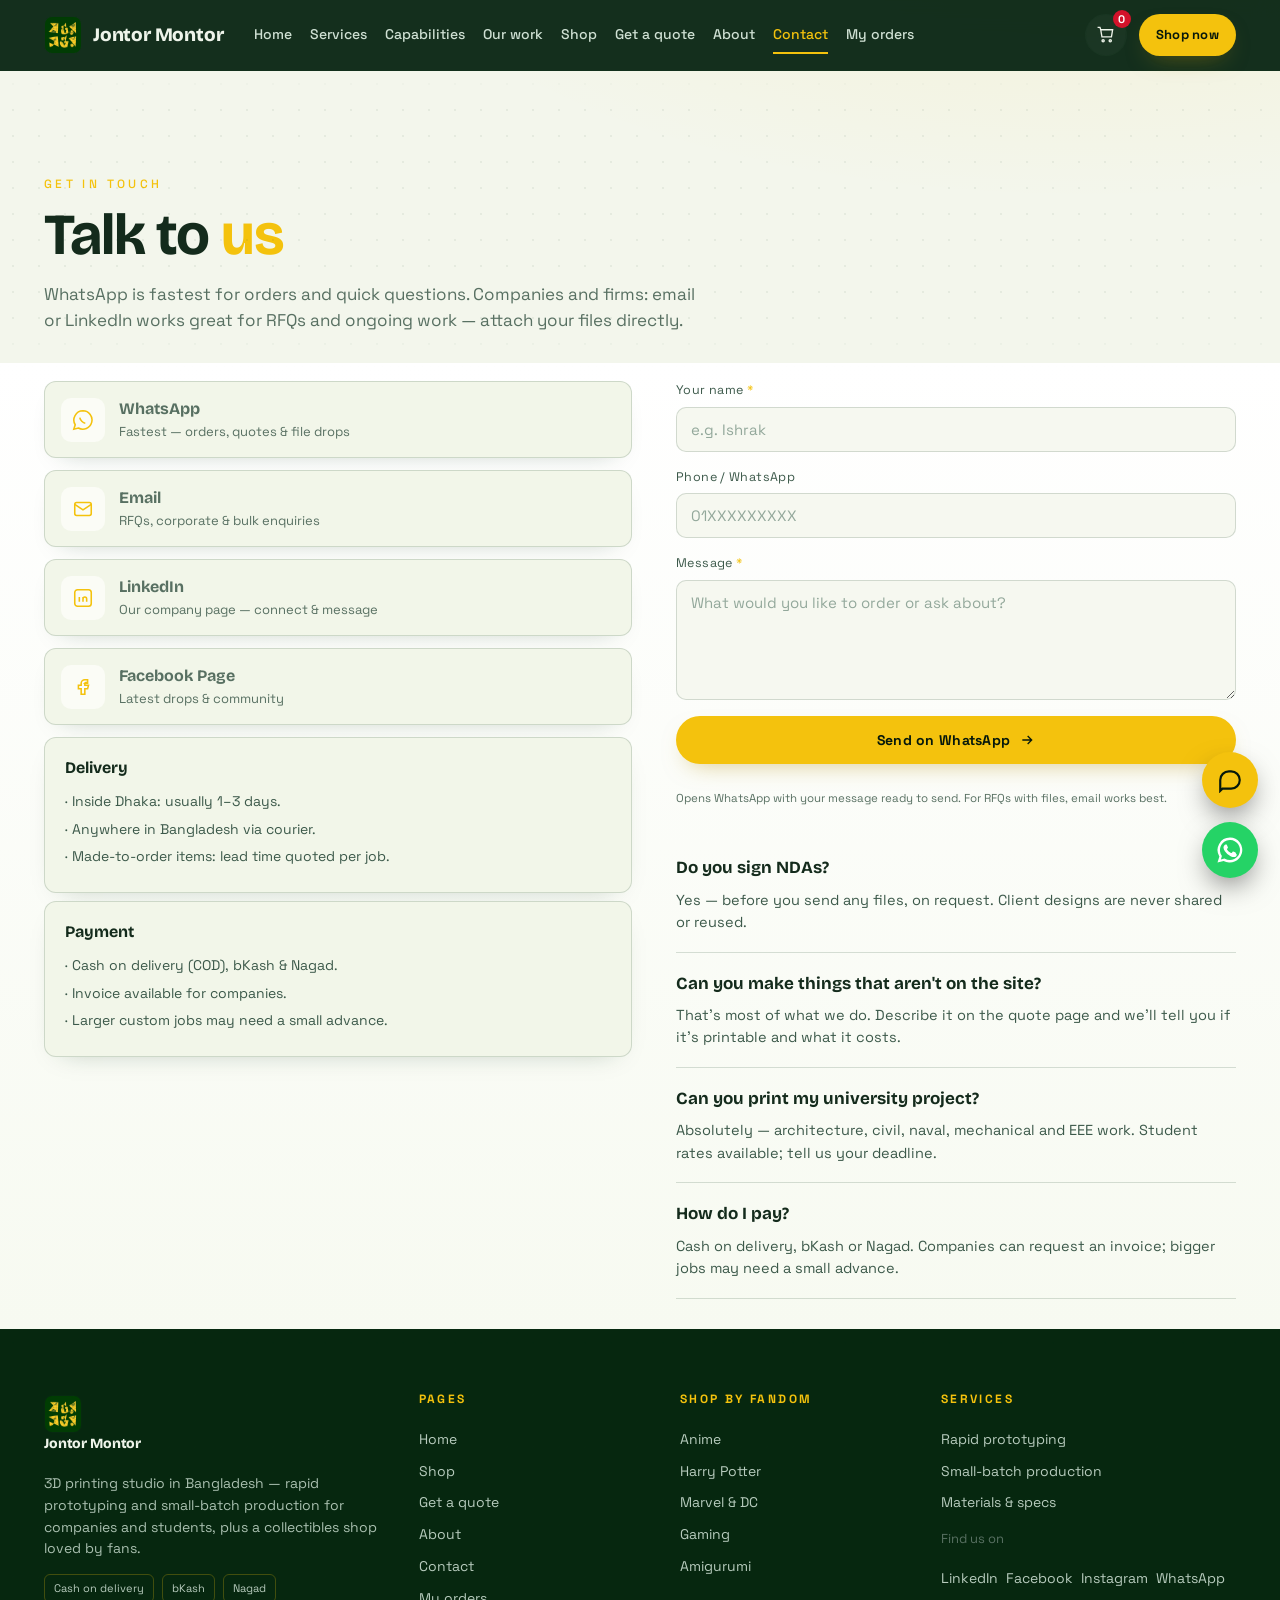
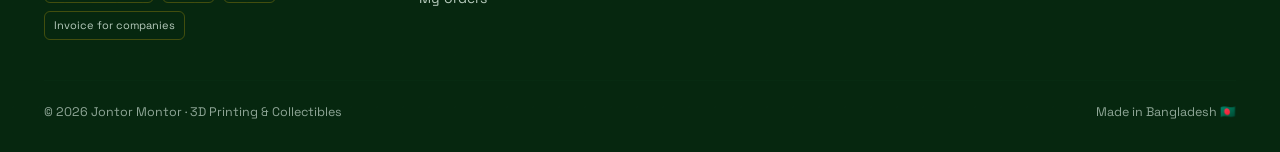
<file: contact.html>
<!DOCTYPE html>
<html lang="en">
<head>
<meta charset="UTF-8">
<meta name="viewport" content="width=device-width, initial-scale=1.0">
<title>Contact Jontor Montor — WhatsApp, Email & LinkedIn</title>
<meta name="description" content="Contact Jontor Montor for 3D printing in Bangladesh — WhatsApp for fast orders, email or LinkedIn for corporate RFQs. Delivery nationwide; COD, bKash, Nagad.">
<!-- EDIT HERE ▸ SEO: if you move to a custom domain, replace https://jontor-montor.pages.dev everywhere (Ctrl+H) -->
<link rel="icon" type="image/jpeg" href="images/logo.jpg">
<meta name="theme-color" content="#0a3a1c">
<meta name="robots" content="index, follow">
<link rel="canonical" href="https://jontor-montor.pages.dev/contact">
<meta property="og:url" content="https://jontor-montor.pages.dev/contact">
<meta property="og:type" content="website">
<meta property="og:site_name" content="Jontor Montor">
<meta property="og:title" content="Contact Jontor Montor — WhatsApp, Email & LinkedIn">
<meta property="og:description" content="Contact Jontor Montor for 3D printing in Bangladesh — WhatsApp for fast orders, email or LinkedIn for corporate RFQs. Delivery nationwide; COD, bKash, Nagad.">
<meta property="og:image" content="https://jontor-montor.pages.dev/images/og-image.jpg">
<meta property="og:image:width" content="1200">
<meta property="og:image:height" content="630">
<meta property="og:locale" content="en_US">
<meta name="twitter:url" content="https://jontor-montor.pages.dev/contact">
<meta name="twitter:card" content="summary_large_image">
<meta name="twitter:title" content="Contact Jontor Montor — WhatsApp, Email & LinkedIn">
<meta name="twitter:description" content="Contact Jontor Montor for 3D printing in Bangladesh — WhatsApp for fast orders, email or LinkedIn for corporate RFQs. Delivery nationwide; COD, bKash, Nagad.">
<meta name="twitter:image" content="https://jontor-montor.pages.dev/images/og-image.jpg">
<link rel="preconnect" href="https://fonts.googleapis.com">
<link rel="preconnect" href="https://fonts.gstatic.com" crossorigin>
<link href="https://fonts.googleapis.com/css2?family=Bricolage+Grotesque:opsz,wght@12..96,400;12..96,600;12..96,800&family=Space+Grotesk:wght@400;500;700&family=Hind+Siliguri:wght@400;600;700&display=swap" rel="stylesheet">
<link rel="stylesheet" href="css/styles.css">
</head>
<body>
<div id="site-header"></div>

<section class="subhero dots-bg">
  <div class="wrap">
    <span class="eyebrow">Get in touch</span>
    <h1>Talk to <span class="y">us</span></h1>
    <p>WhatsApp is fastest for orders and quick questions. Companies and firms: email or LinkedIn works great for RFQs and ongoing work — attach your files directly.</p>
  </div>
</section>

<section class="page band-white">
  <div class="wrap">
    <div class="contactgrid">
      <!-- CHANNELS + INFO -->
      <div>
        <a class="chan wa-quote" data-msg="an order / question" href="#">
          <span class="ic"><svg viewBox="0 0 24 24"><path d="M12 2a10 10 0 00-8.5 15.2L2 22l4.9-1.3A10 10 0 1012 2z"/><path d="M8.5 9.5c.3 2.5 3.5 5.7 6 6"/></svg></span>
          <span><b>WhatsApp</b><span>Fastest — orders, quotes &amp; file drops</span></span>
        </a>
        <a class="chan mail-quote" href="#">
          <span class="ic"><svg viewBox="0 0 24 24"><rect x="3" y="5" width="18" height="14" rx="2"/><path d="M3 7l9 6 9-6"/></svg></span>
          <span><b>Email</b><span>RFQs, corporate &amp; bulk enquiries</span></span>
        </a>
        <a class="chan" id="liChan" href="#" target="_blank" rel="noopener">
          <span class="ic"><svg viewBox="0 0 24 24"><rect x="3" y="3" width="18" height="18" rx="3"/><path d="M8 11v5M8 8v.01M12 16v-5M16 16v-3a2 2 0 00-4 0"/></svg></span>
          <span><b>LinkedIn</b><span>Our company page — connect &amp; message</span></span>
        </a>
        <a class="chan" id="fbChan" href="#" target="_blank" rel="noopener">
          <span class="ic"><svg viewBox="0 0 24 24"><path d="M14 8h3V4h-3a4 4 0 00-4 4v2H7v4h3v6h4v-6h3l1-4h-4V8a1 1 0 011-1z"/></svg></span>
          <span><b>Facebook Page</b><span>Latest drops &amp; community</span></span>
        </a>

        <div class="infobox">
          <h4>Delivery</h4>
          <p>· Inside Dhaka: usually 1–3 days.</p>
          <p>· Anywhere in Bangladesh via courier.</p>
          <p>· Made-to-order items: lead time quoted per job.</p>
        </div>
        <div class="infobox">
          <h4>Payment</h4>
          <p>· Cash on delivery (COD), bKash &amp; Nagad.</p>
          <p>· Invoice available for companies.</p>
          <p>· Larger custom jobs may need a small advance.</p>
        </div>
      </div>

      <!-- FORM + FAQ -->
      <div>
        <div class="form" id="contactForm">
          <div class="field"><label>Your name <span class="req">*</span></label><input id="ct-name" placeholder="e.g. Ishrak"></div>
          <div class="field"><label>Phone / WhatsApp</label><input id="ct-phone" placeholder="01XXXXXXXXX"></div>
          <div class="field"><label>Message <span class="req">*</span></label><textarea id="ct-msg" placeholder="What would you like to order or ask about?"></textarea></div>
          <button class="btn btn-gold" id="contactSend" type="button" style="justify-content:center">Send on WhatsApp
            <svg width="16" height="16" viewBox="0 0 24 24" fill="none" stroke="currentColor" stroke-width="2"><path d="M5 12h14M13 6l6 6-6 6"/></svg></button>
          <p class="drawer__note" style="text-align:left">Opens WhatsApp with your message ready to send. For RFQs with files, email works best.</p>
        </div>

        <div class="faq" style="margin-top:30px">
          <div class="faqitem"><h4>Do you sign NDAs?</h4><p>Yes — before you send any files, on request. Client designs are never shared or reused.</p></div>
          <div class="faqitem"><h4>Can you make things that aren't on the site?</h4><p>That's most of what we do. Describe it on the quote page and we'll tell you if it's printable and what it costs.</p></div>
          <div class="faqitem"><h4>Can you print my university project?</h4><p>Absolutely — architecture, civil, naval, mechanical and EEE work. Student rates available; tell us your deadline.</p></div>
          <div class="faqitem"><h4>How do I pay?</h4><p>Cash on delivery, bKash or Nagad. Companies can request an invoice; bigger jobs may need a small advance.</p></div>
        </div>
      </div>
    </div>
  </div>
</section>

<div id="site-footer"></div>
<a class="wa" id="waFloat" href="#" target="_blank" rel="noopener" aria-label="WhatsApp us">
  <svg viewBox="0 0 24 24"><path d="M12 2a10 10 0 00-8.5 15.2L2 22l4.9-1.3A10 10 0 1012 2zm0 18a8 8 0 01-4.1-1.1l-.3-.2-2.9.8.8-2.8-.2-.3A8 8 0 1112 20zm4.4-6c-.2-.1-1.4-.7-1.7-.8s-.4-.1-.6.1-.6.8-.8 1-.3.2-.5.1a6.5 6.5 0 01-1.9-1.2 7.2 7.2 0 01-1.3-1.7c-.1-.2 0-.4.1-.5l.4-.4.2-.4v-.4l-.8-1.8c-.2-.5-.4-.4-.6-.4h-.5a1 1 0 00-.7.3 3 3 0 00-.9 2.2 5.2 5.2 0 001.1 2.8 11.9 11.9 0 004.6 4c.6.3 1.1.4 1.5.6.6.2 1.2.2 1.6.1.5-.1 1.4-.6 1.6-1.1s.2-1 .2-1.1-.2-.2-.4-.3z"/></svg>
</a>
<script src="js/app.js"></script>
<script>
document.addEventListener("DOMContentLoaded", function(){
  var li=document.getElementById("liChan"); if(li){ if(CONFIG.linkedin) li.href=CONFIG.linkedin; else li.style.display="none"; }
  var fb=document.getElementById("fbChan"); if(fb){ if(CONFIG.facebook) fb.href=CONFIG.facebook; else fb.style.display="none"; }
});
</script>
</body>
</html>
</file>
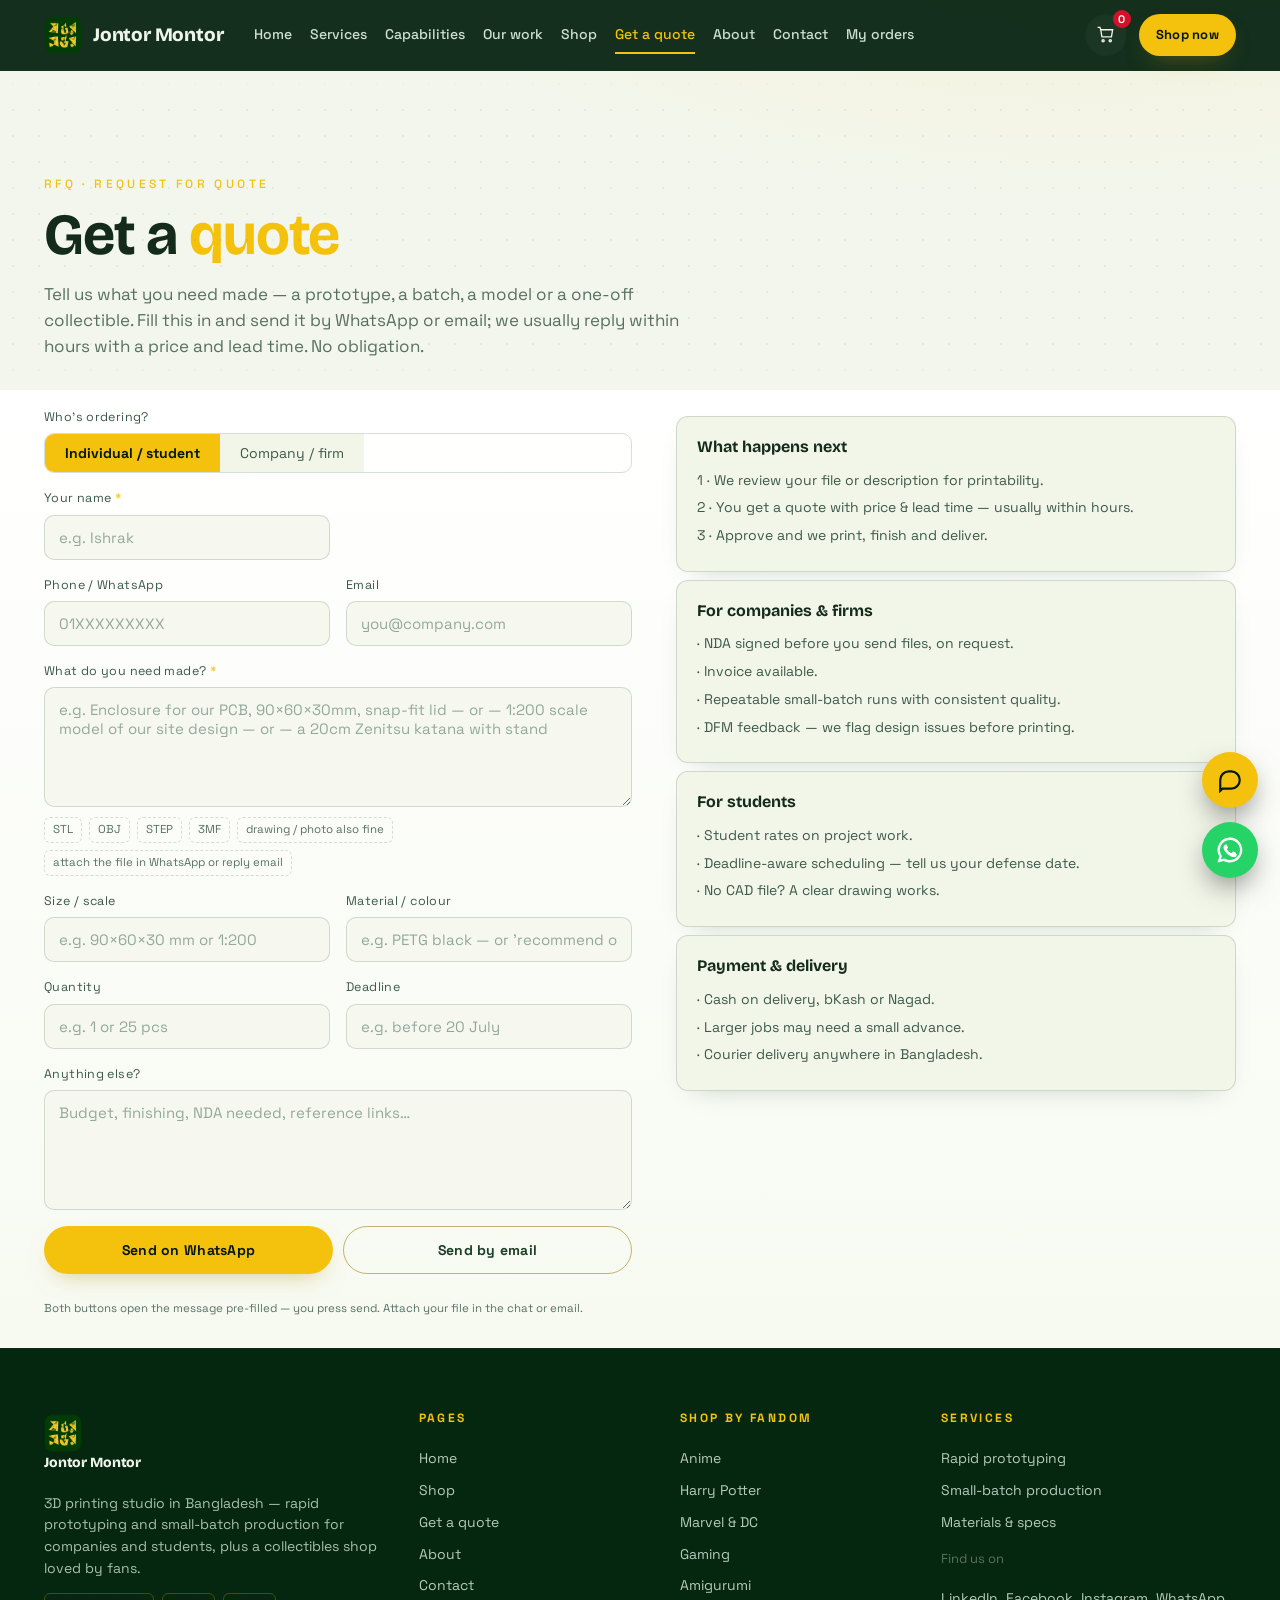
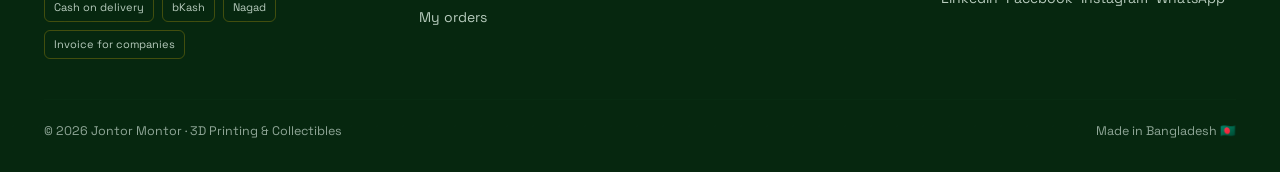
<file: custom.html>
<!DOCTYPE html>
<html lang="en">
<head>
<meta charset="UTF-8">
<meta name="viewport" content="width=device-width, initial-scale=1.0">
<title>Get a 3D Printing Quote — Prototypes, Models & Custom Parts | Jontor Montor</title>
<meta name="description" content="Request a 3D printing quote in Bangladesh — prototypes, enclosures, architecture scale models, small batches or custom collectibles. STL, OBJ, STEP accepted. Reply within hours.">
<!-- EDIT HERE ▸ SEO: if you move to a custom domain, replace https://jontor-montor.pages.dev everywhere (Ctrl+H) -->
<link rel="icon" type="image/jpeg" href="images/logo.jpg">
<meta name="theme-color" content="#0a3a1c">
<meta name="robots" content="index, follow">
<link rel="canonical" href="https://jontor-montor.pages.dev/custom">
<meta property="og:url" content="https://jontor-montor.pages.dev/custom">
<meta property="og:type" content="website">
<meta property="og:site_name" content="Jontor Montor">
<meta property="og:title" content="Get a 3D Printing Quote — Prototypes, Models & Custom Parts | Jontor Montor">
<meta property="og:description" content="Request a 3D printing quote in Bangladesh — prototypes, enclosures, architecture scale models, small batches or custom collectibles. STL, OBJ, STEP accepted. Reply within hours.">
<meta property="og:image" content="https://jontor-montor.pages.dev/images/og-image.jpg">
<meta property="og:image:width" content="1200">
<meta property="og:image:height" content="630">
<meta property="og:locale" content="en_US">
<meta name="twitter:url" content="https://jontor-montor.pages.dev/custom">
<meta name="twitter:card" content="summary_large_image">
<meta name="twitter:title" content="Get a 3D Printing Quote — Prototypes, Models & Custom Parts | Jontor Montor">
<meta name="twitter:description" content="Request a 3D printing quote in Bangladesh — prototypes, enclosures, architecture scale models, small batches or custom collectibles. STL, OBJ, STEP accepted. Reply within hours.">
<meta name="twitter:image" content="https://jontor-montor.pages.dev/images/og-image.jpg">
<link rel="preconnect" href="https://fonts.googleapis.com">
<link rel="preconnect" href="https://fonts.gstatic.com" crossorigin>
<link href="https://fonts.googleapis.com/css2?family=Bricolage+Grotesque:opsz,wght@12..96,400;12..96,600;12..96,800&family=Space+Grotesk:wght@400;500;700&family=Hind+Siliguri:wght@400;600;700&display=swap" rel="stylesheet">
<link rel="stylesheet" href="css/styles.css">
</head>
<body>
<div id="site-header"></div>

<section class="subhero dots-bg">
  <div class="wrap">
    <span class="eyebrow">RFQ · request for quote</span>
    <h1>Get a <span class="y">quote</span></h1>
    <p>Tell us what you need made — a prototype, a batch, a model or a one-off collectible. Fill this in and send it by WhatsApp or email; we usually reply within hours with a price and lead time. No obligation.</p>
  </div>
</section>

<section class="page band-white">
  <div class="wrap">
    <div class="contactgrid">
      <!-- FORM -->
      <div>
        <div class="form" id="customForm">
          <div class="field">
            <label>Who's ordering?</label>
            <div class="seg" id="whoSeg">
              <button type="button" class="on" data-kind="Individual">Individual / student</button>
              <button type="button" data-kind="Company">Company / firm</button>
            </div>
          </div>
          <div class="form__row">
            <div class="field"><label>Your name <span class="req">*</span></label><input id="cu-name" placeholder="e.g. Ishrak"></div>
            <div class="field" id="companyField" style="display:none"><label>Company / firm</label><input id="cu-company" placeholder="e.g. ABC Architects Ltd."></div>
          </div>
          <div class="form__row">
            <div class="field"><label>Phone / WhatsApp</label><input id="cu-phone" placeholder="01XXXXXXXXX"></div>
            <div class="field"><label>Email</label><input id="cu-email" placeholder="you@company.com"></div>
          </div>
          <div class="field"><label>What do you need made? <span class="req">*</span></label>
            <textarea id="cu-item" placeholder="e.g. Enclosure for our PCB, 90×60×30mm, snap-fit lid — or — 1:200 scale model of our site design — or — a 20cm Zenitsu katana with stand"></textarea>
            <div class="filenote"><span>STL</span><span>OBJ</span><span>STEP</span><span>3MF</span><span>drawing / photo also fine</span><span>attach the file in WhatsApp or reply email</span></div>
          </div>
          <div class="form__row">
            <div class="field"><label>Size / scale</label><input id="cu-size" placeholder="e.g. 90×60×30 mm or 1:200"></div>
            <div class="field"><label>Material / colour</label><input id="cu-material" placeholder="e.g. PETG black — or 'recommend one'"></div>
          </div>
          <div class="form__row">
            <div class="field"><label>Quantity</label><input id="cu-qty" placeholder="e.g. 1 or 25 pcs"></div>
            <div class="field"><label>Deadline</label><input id="cu-deadline" placeholder="e.g. before 20 July"></div>
          </div>
          <div class="field"><label>Anything else?</label><textarea id="cu-notes" placeholder="Budget, finishing, NDA needed, reference links…"></textarea></div>
          <div class="sendrow">
            <button class="btn btn-gold" id="sendWa" type="button">Send on WhatsApp</button>
            <button class="btn btn-ghost" id="sendEmail" type="button">Send by email</button>
          </div>
          <p class="drawer__note" style="text-align:left">Both buttons open the message pre-filled — you press send. Attach your file in the chat or email.</p>
        </div>
      </div>

      <!-- SIDE -->
      <div>
        <div class="infobox">
          <h4>What happens next</h4>
          <p>1 · We review your file or description for printability.</p>
          <p>2 · You get a quote with price &amp; lead time — usually within hours.</p>
          <p>3 · Approve and we print, finish and deliver.</p>
        </div>
        <div class="infobox">
          <h4>For companies &amp; firms</h4>
          <p>· NDA signed before you send files, on request.</p>
          <p>· Invoice available.</p>
          <p>· Repeatable small-batch runs with consistent quality.</p>
          <p>· DFM feedback — we flag design issues before printing.</p>
        </div>
        <div class="infobox">
          <h4>For students</h4>
          <p>· Student rates on project work.</p>
          <p>· Deadline-aware scheduling — tell us your defense date.</p>
          <p>· No CAD file? A clear drawing works.</p>
        </div>
        <div class="infobox">
          <h4>Payment &amp; delivery</h4>
          <p>· Cash on delivery, bKash or Nagad.</p>
          <p>· Larger jobs may need a small advance.</p>
          <p>· Courier delivery anywhere in Bangladesh.</p>
        </div>
      </div>
    </div>
  </div>
</section>

<div id="site-footer"></div>
<a class="wa" id="waFloat" href="#" target="_blank" rel="noopener" aria-label="WhatsApp us">
  <svg viewBox="0 0 24 24"><path d="M12 2a10 10 0 00-8.5 15.2L2 22l4.9-1.3A10 10 0 1012 2zm0 18a8 8 0 01-4.1-1.1l-.3-.2-2.9.8.8-2.8-.2-.3A8 8 0 1112 20zm4.4-6c-.2-.1-1.4-.7-1.7-.8s-.4-.1-.6.1-.6.8-.8 1-.3.2-.5.1a6.5 6.5 0 01-1.9-1.2 7.2 7.2 0 01-1.3-1.7c-.1-.2 0-.4.1-.5l.4-.4.2-.4v-.4l-.8-1.8c-.2-.5-.4-.4-.6-.4h-.5a1 1 0 00-.7.3 3 3 0 00-.9 2.2 5.2 5.2 0 001.1 2.8 11.9 11.9 0 004.6 4c.6.3 1.1.4 1.5.6.6.2 1.2.2 1.6.1.5-.1 1.4-.6 1.6-1.1s.2-1 .2-1.1-.2-.2-.4-.3z"/></svg>
</a>
<script src="js/app.js"></script>
</body>
</html>
</file>
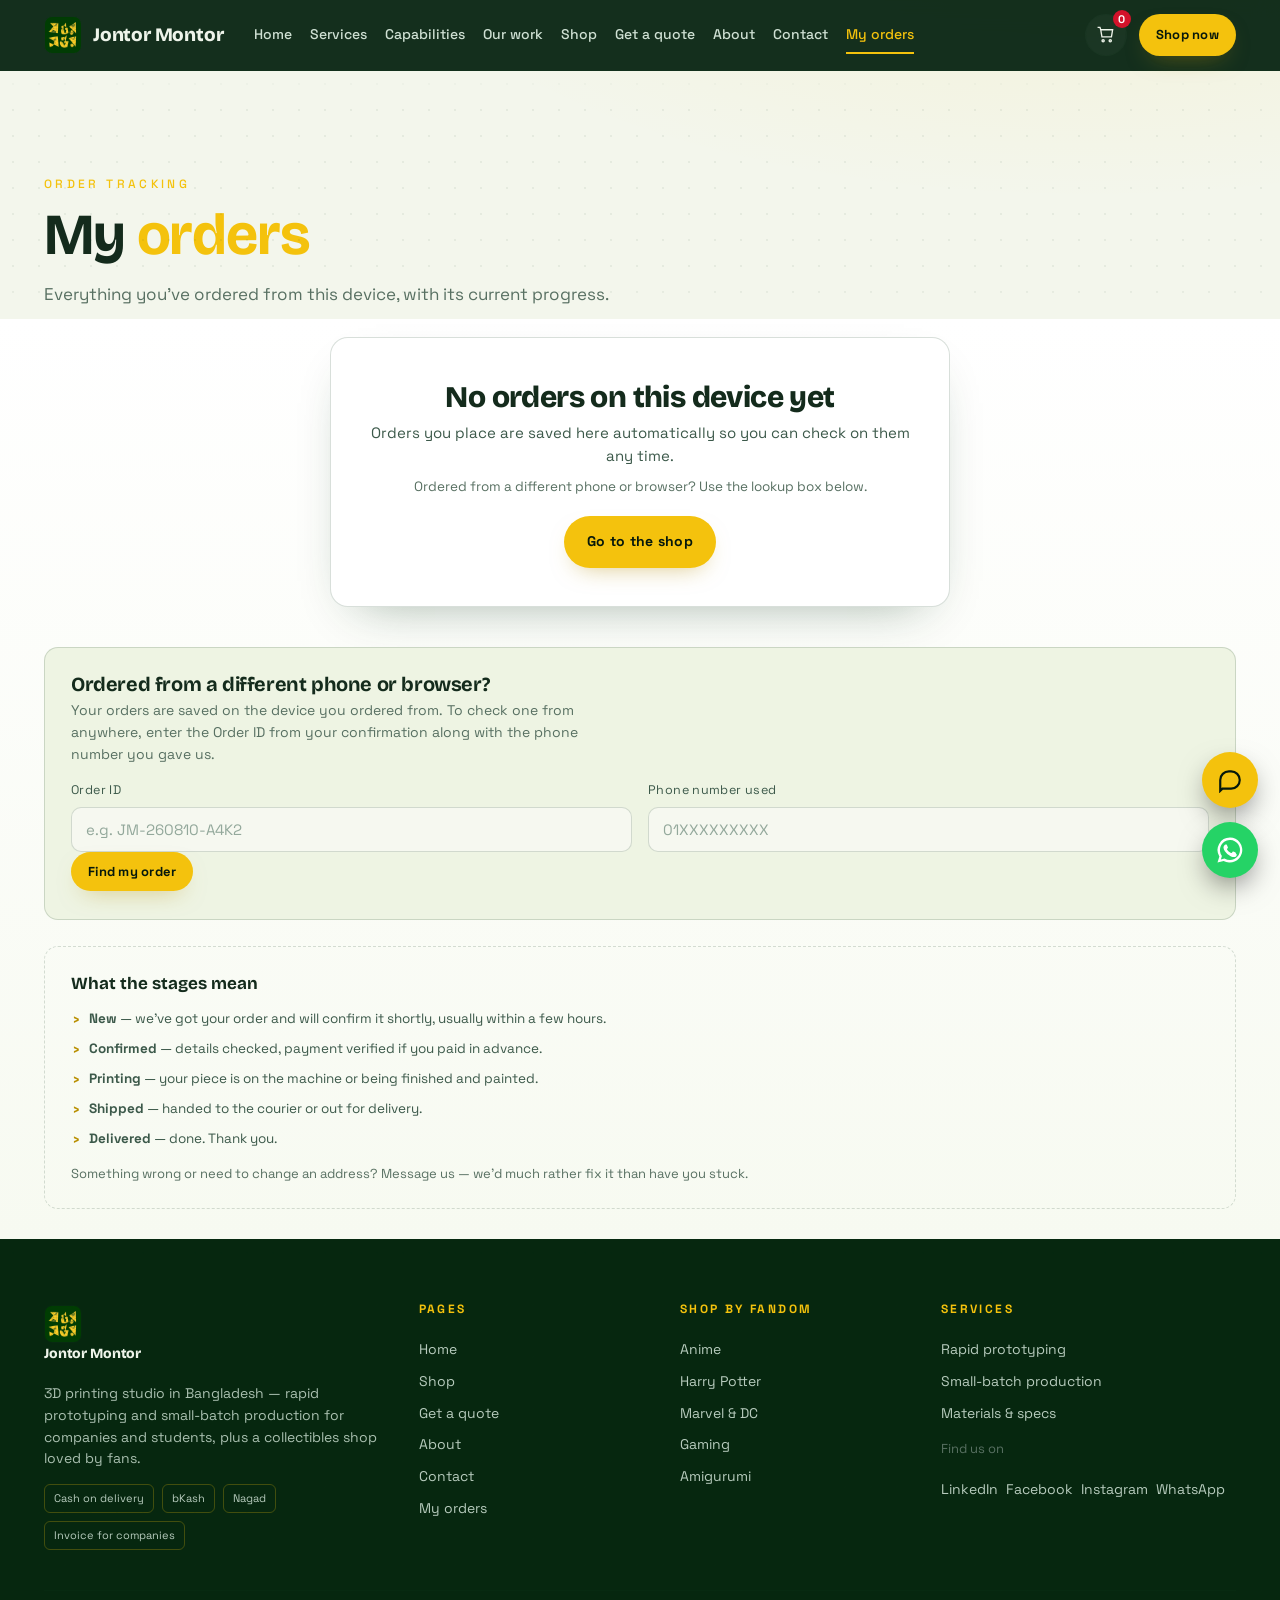
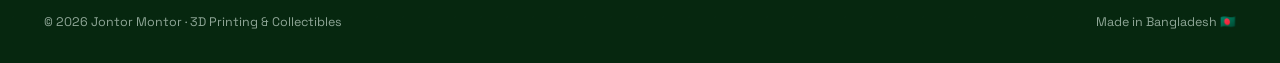
<file: orders.html>
<!DOCTYPE html>
<html lang="en">
<head>
<meta charset="UTF-8">
<meta name="viewport" content="width=device-width, initial-scale=1.0">
<title>My orders — Jontor Montor</title>
<meta name="description" content="Track your Jontor Montor order — see what you ordered and check its progress.">
<meta name="robots" content="noindex, nofollow">
<link rel="icon" type="image/jpeg" href="images/logo.jpg">
<meta name="theme-color" content="#0a3a1c">
<link rel="preconnect" href="https://fonts.googleapis.com">
<link rel="preconnect" href="https://fonts.gstatic.com" crossorigin>
<link href="https://fonts.googleapis.com/css2?family=Bricolage+Grotesque:opsz,wght@12..96,400;12..96,600;12..96,800&family=Space+Grotesk:wght@400;500;700&family=Hind+Siliguri:wght@400;600;700&display=swap" rel="stylesheet">
<link rel="stylesheet" href="css/styles.css">
</head>
<body>
<div id="site-header"></div>

<section class="subhero dots-bg" style="padding-bottom:12px">
  <div class="wrap">
    <span class="eyebrow">Order tracking</span>
    <h1>My <span class="y">orders</span></h1>
    <p>Everything you've ordered from this device, with its current progress.</p>
  </div>
</section>

<section class="page band-white">
  <div class="wrap">
    <div id="ordersList"></div>

    <div class="lookup">
      <h3>Ordered from a different phone or browser?</h3>
      <p>Your orders are saved on the device you ordered from. To check one from anywhere, enter the Order ID from your confirmation along with the phone number you gave us.</p>
      <div class="form form__row">
        <div class="field"><label>Order ID</label>
          <input id="lk-id" placeholder="e.g. JM-260810-A4K2"></div>
        <div class="field"><label>Phone number used</label>
          <input id="lk-phone" type="tel" inputmode="numeric" placeholder="01XXXXXXXXX"></div>
      </div>
      <button class="btn btn-gold btn-sm" id="lookupBtn" type="button">Find my order</button>
      <div id="lookupResult"></div>
    </div>

    <div class="ohelp">
      <h4>What the stages mean</h4>
      <ul>
        <li><b>New</b> — we've got your order and will confirm it shortly, usually within a few hours.</li>
        <li><b>Confirmed</b> — details checked, payment verified if you paid in advance.</li>
        <li><b>Printing</b> — your piece is on the machine or being finished and painted.</li>
        <li><b>Shipped</b> — handed to the courier or out for delivery.</li>
        <li><b>Delivered</b> — done. Thank you.</li>
      </ul>
      <p>Something wrong or need to change an address? Message us — we'd much rather fix it than have you stuck.</p>
    </div>
  </div>
</section>

<div id="site-footer"></div>
<a class="wa" id="waFloat" href="#" target="_blank" rel="noopener" aria-label="WhatsApp us">
  <svg viewBox="0 0 24 24"><path d="M12 2a10 10 0 00-8.5 15.2L2 22l4.9-1.3A10 10 0 1012 2zm0 18a8 8 0 01-4.1-1.1l-.3-.2-2.9.8.8-2.8-.2-.3A8 8 0 1112 20zm4.4-6c-.2-.1-1.4-.7-1.7-.8s-.4-.1-.6.1-.6.8-.8 1-.3.2-.5.1a6.5 6.5 0 01-1.9-1.2 7.2 7.2 0 01-1.3-1.7c-.1-.2 0-.4.1-.5l.4-.4.2-.4v-.4l-.8-1.8c-.2-.5-.4-.4-.6-.4h-.5a1 1 0 00-.7.3 3 3 0 00-.9 2.2 5.2 5.2 0 001.1 2.8 11.9 11.9 0 004.6 4c.6.3 1.1.4 1.5.6.6.2 1.2.2 1.6.1.5-.1 1.4-.6 1.6-1.1s.2-1 .2-1.1-.2-.2-.4-.3z"/></svg>
</a>
<script src="js/app.js"></script>
</body>
</html>
</file>
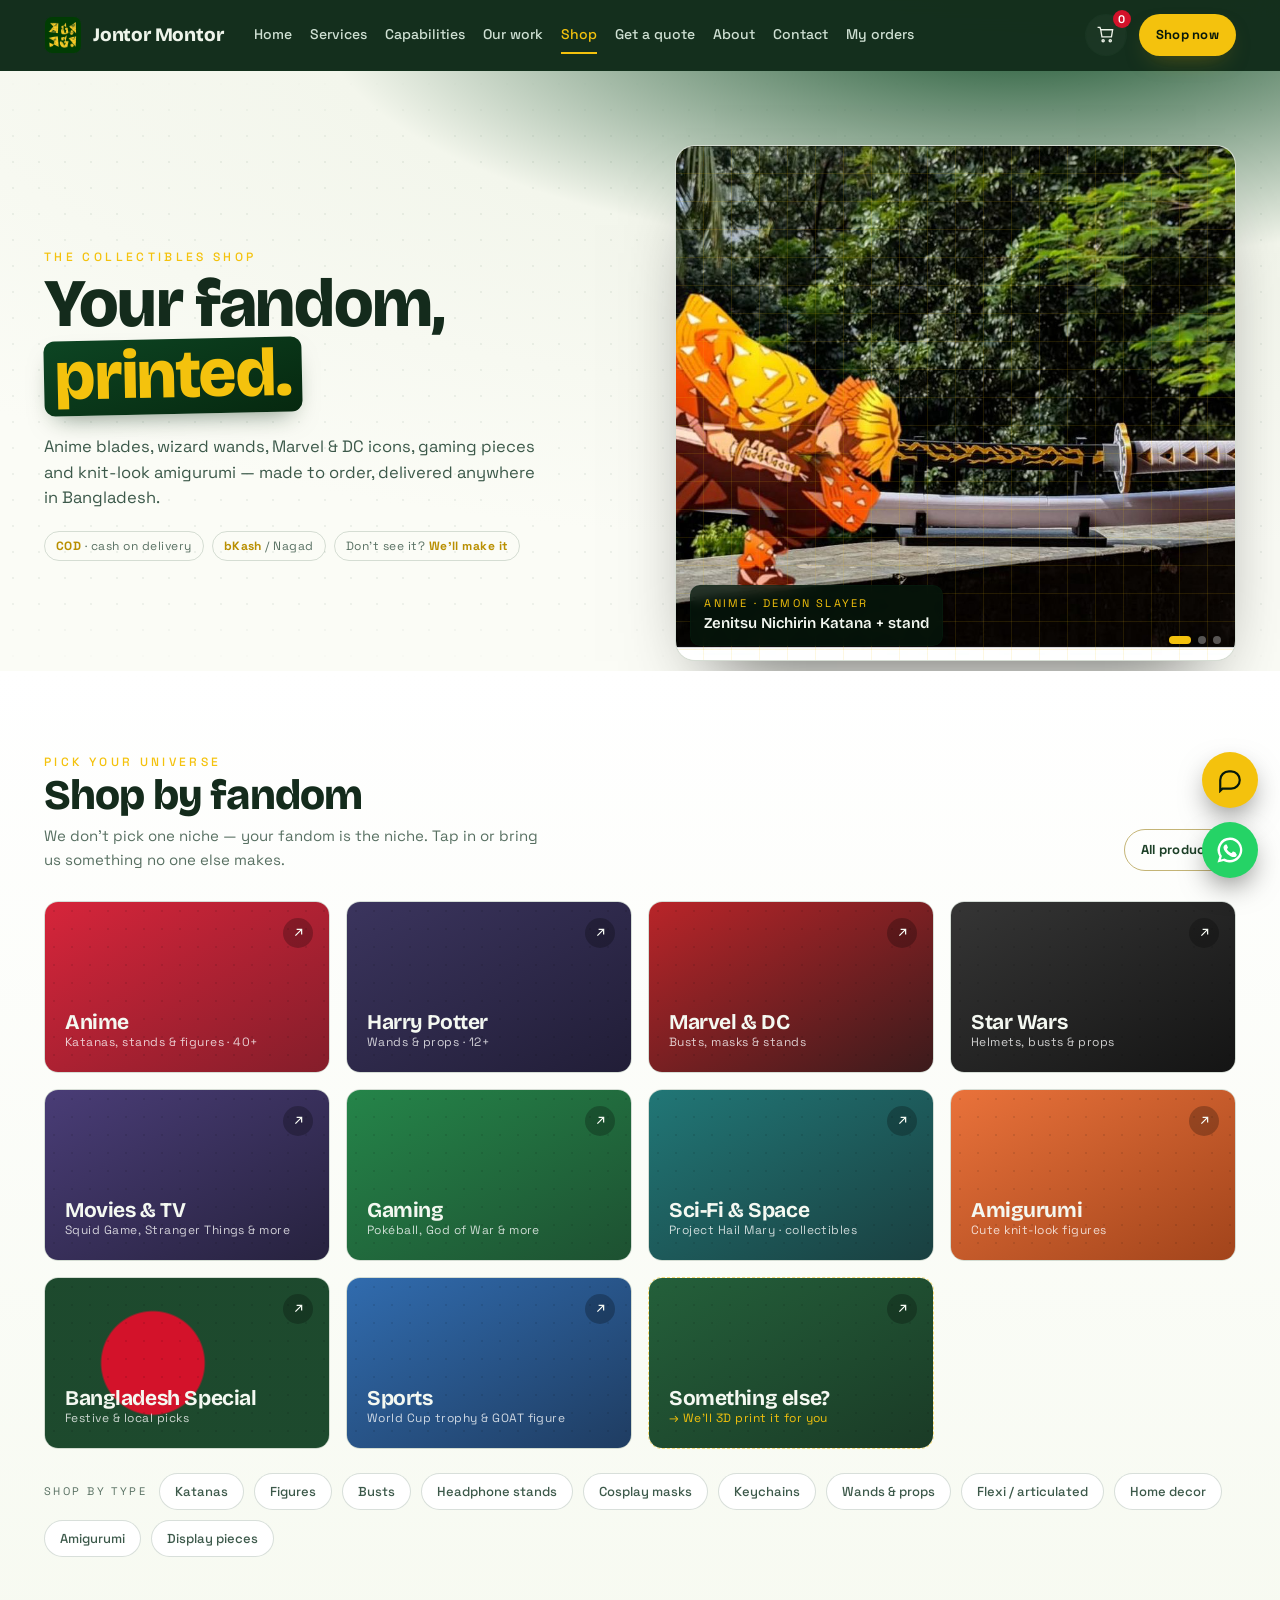
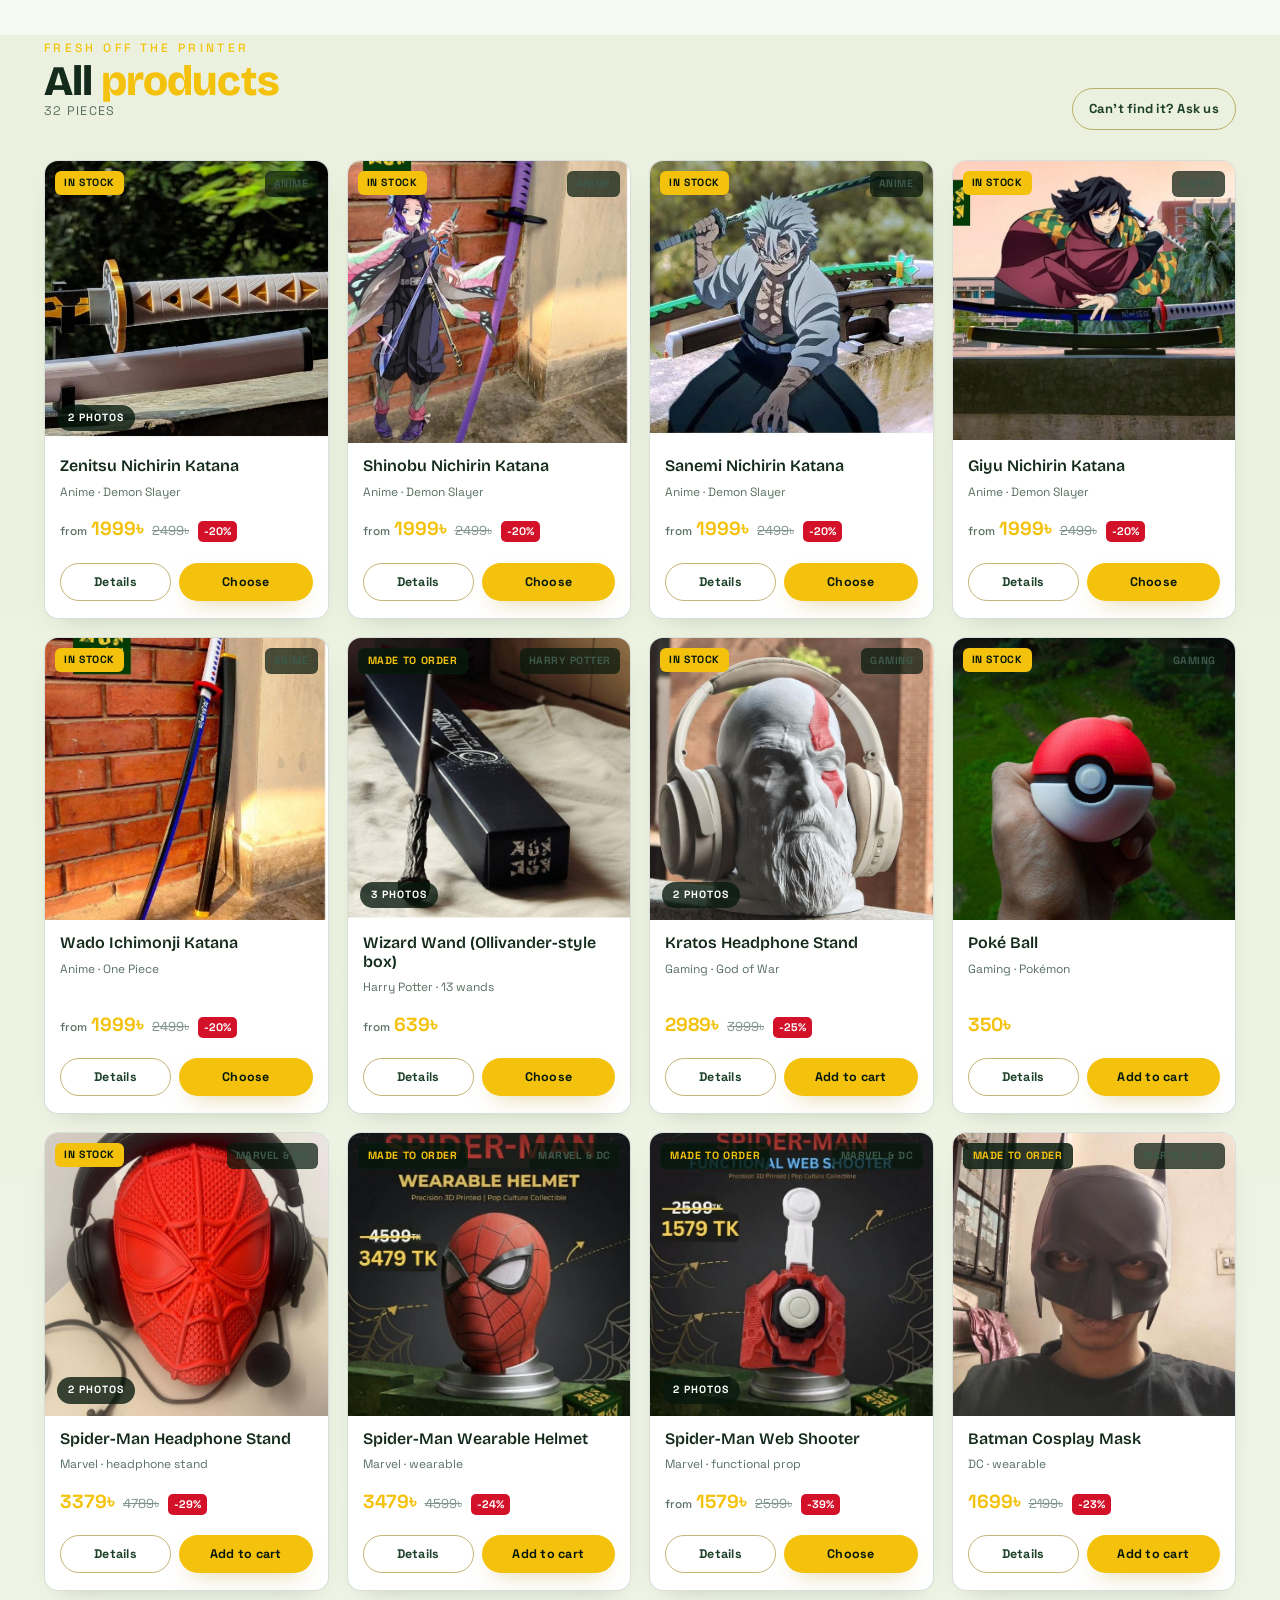
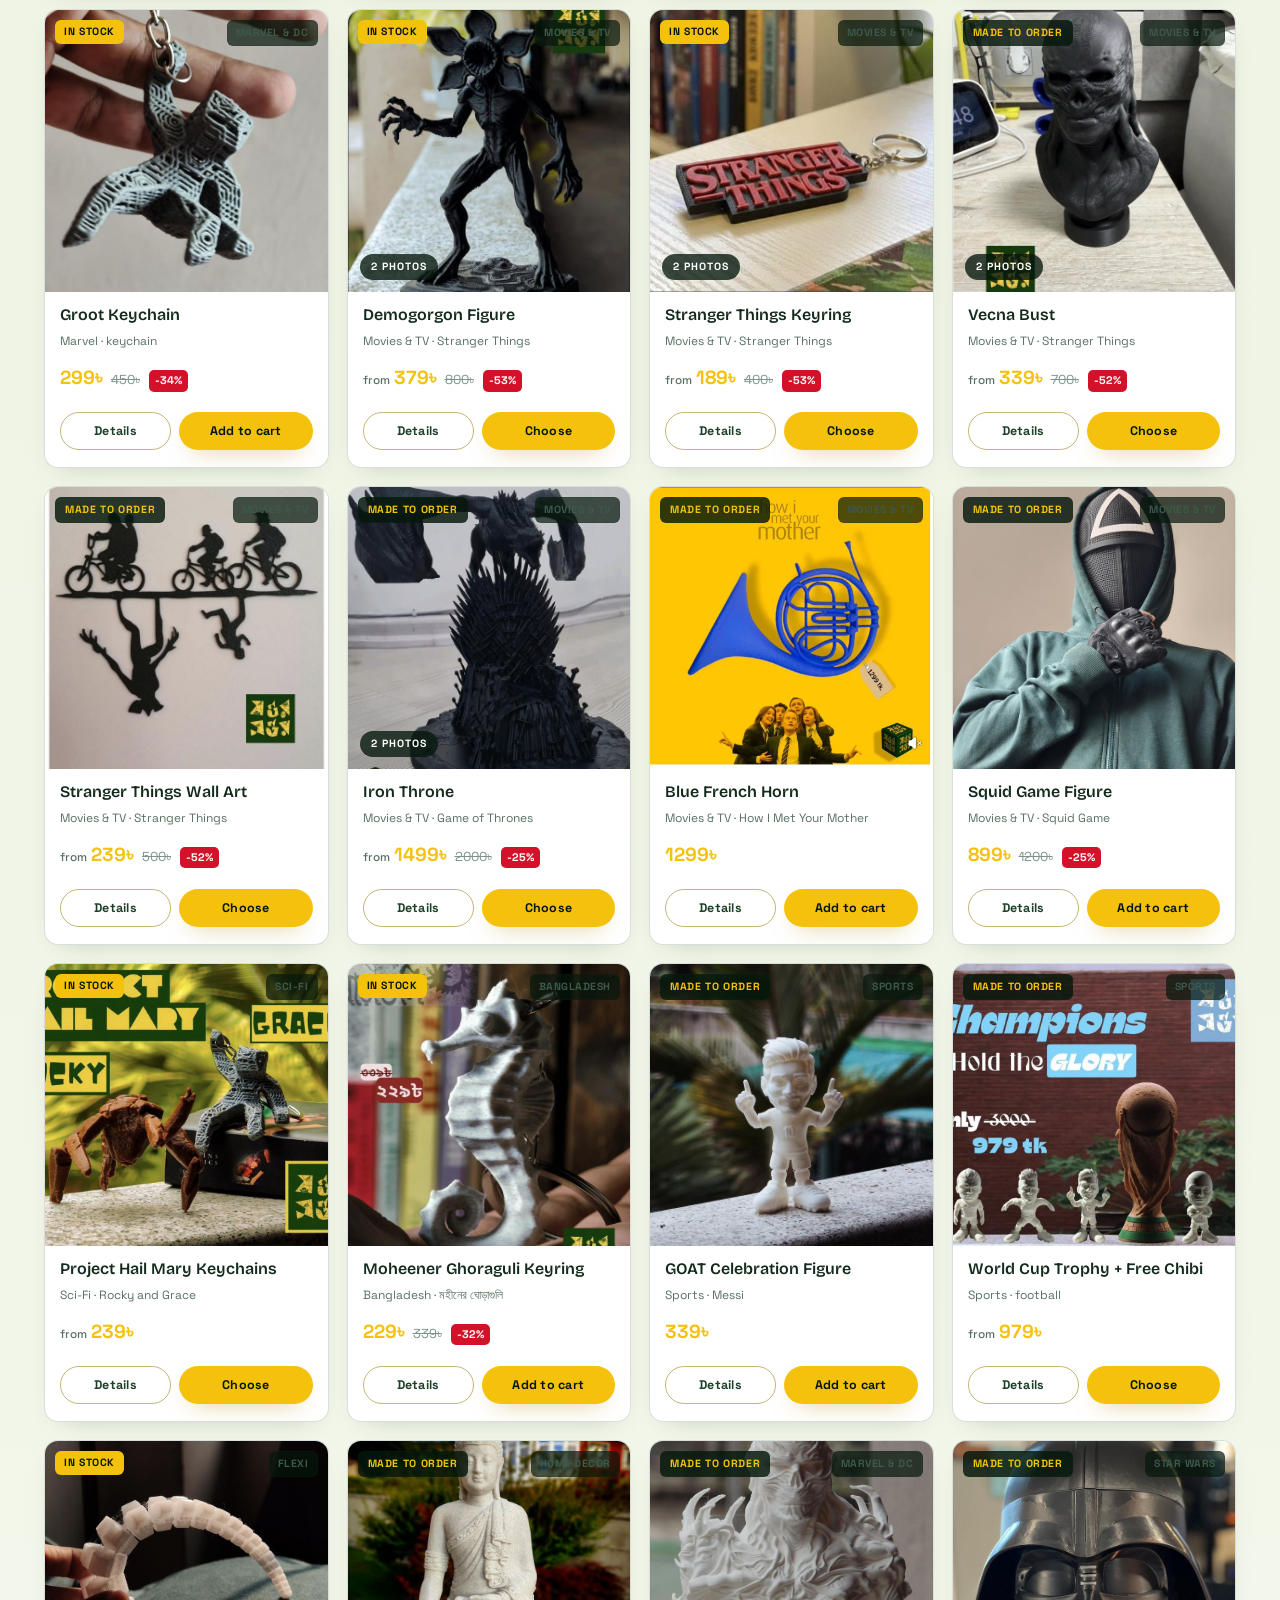
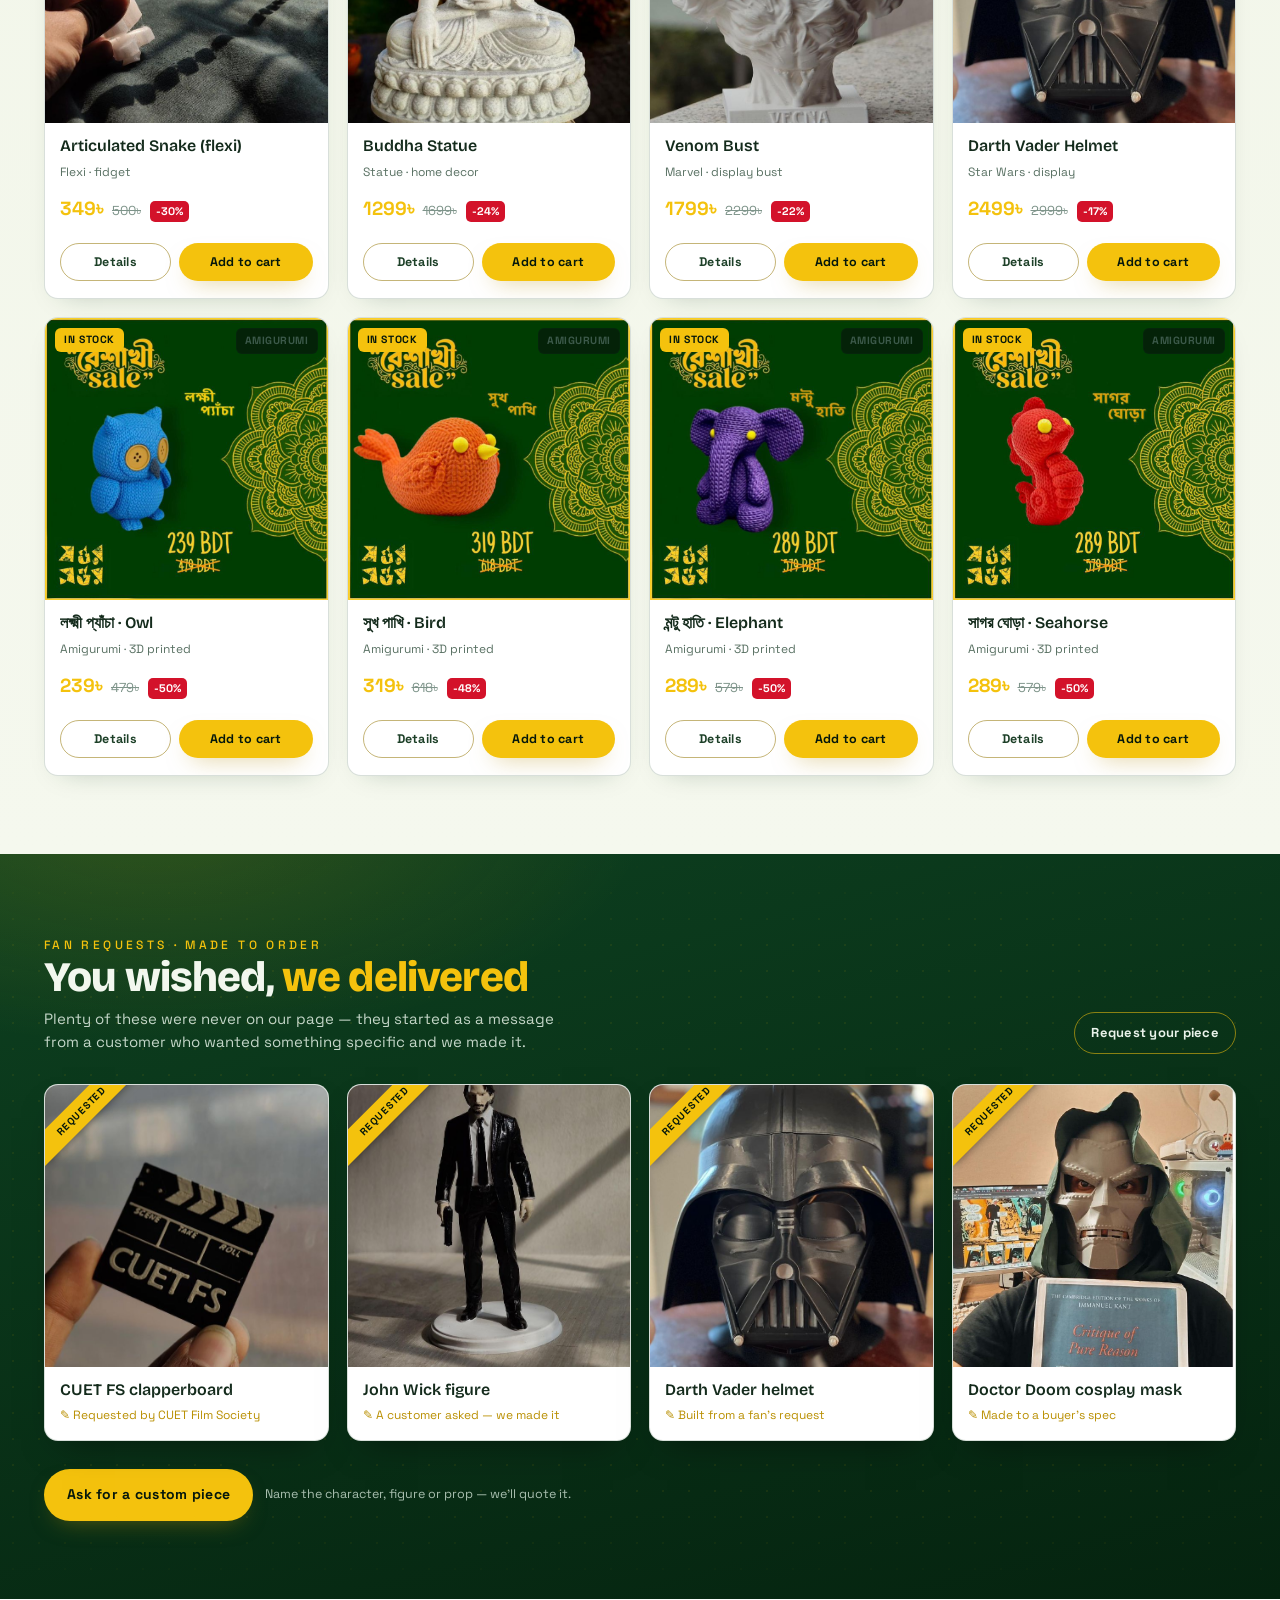
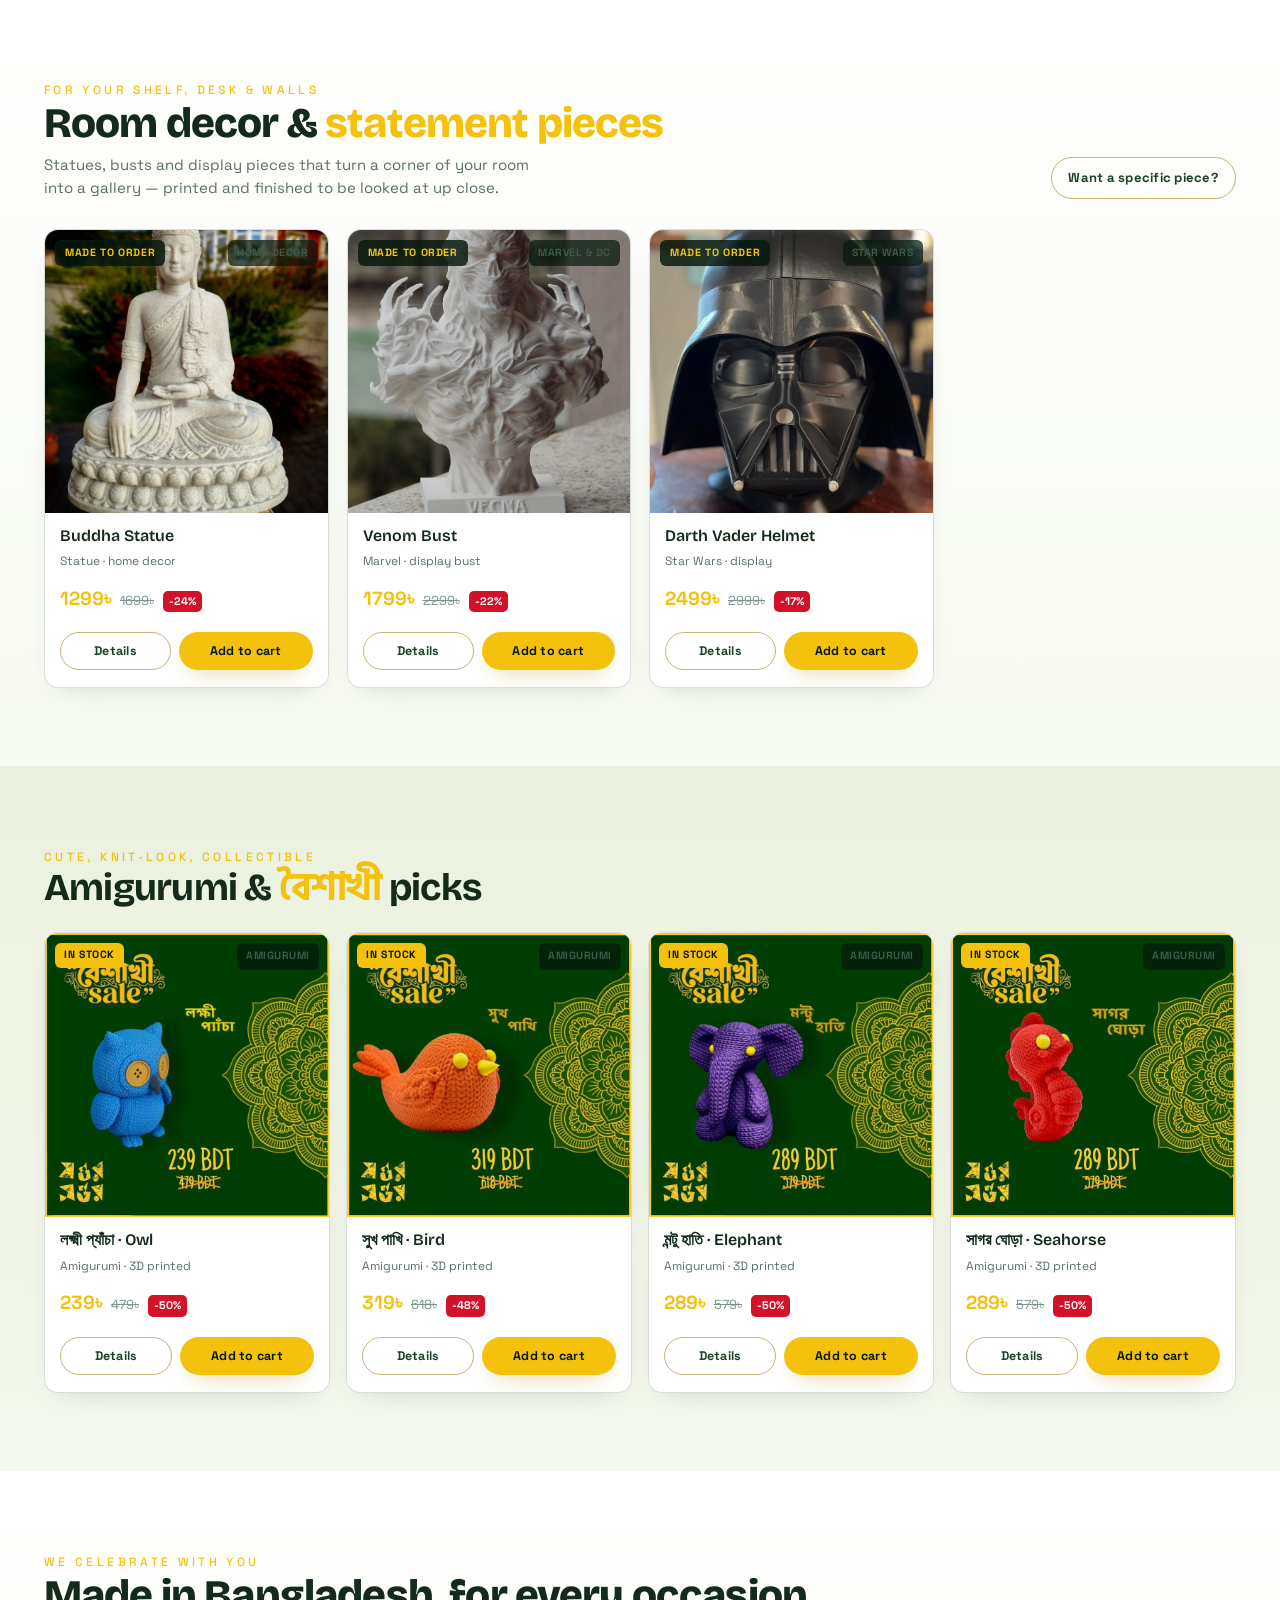
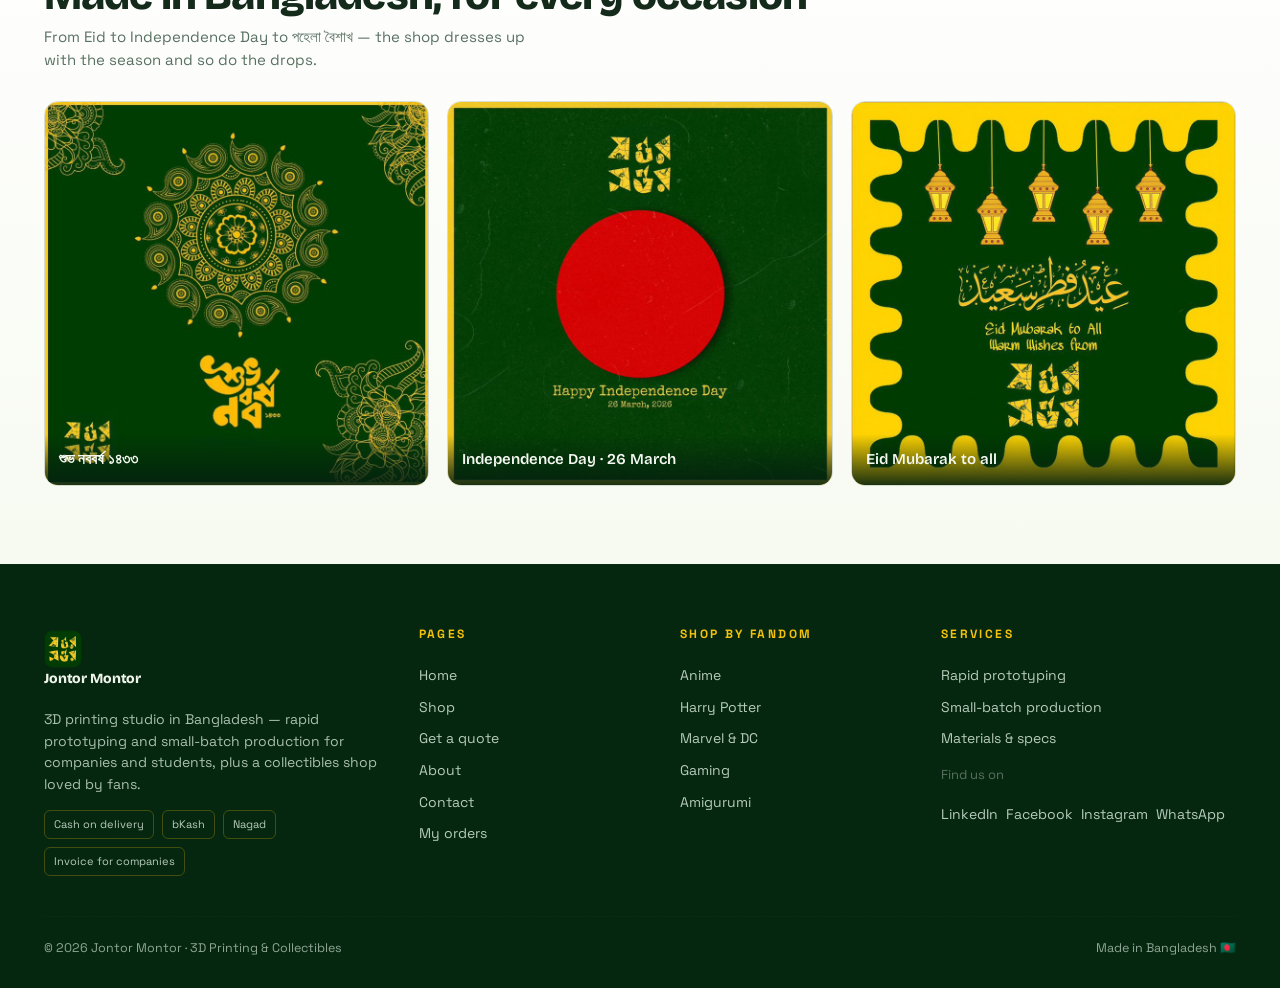
<file: shop.html>
<!DOCTYPE html>
<html lang="en">
<head>
<meta charset="UTF-8">
<meta name="viewport" content="width=device-width, initial-scale=1.0">
<title>3D Printed Collectibles Shop — Anime Katanas, Wands, Busts | Jontor Montor</title>
<meta name="description" content="Buy 3D printed anime katanas, Harry Potter wands, Marvel & DC busts, gaming collectibles and knit-look amigurumi in Bangladesh. Made to order, cash on delivery, bKash & Nagad.">
<!-- EDIT HERE ▸ SEO: if you move to a custom domain, replace https://jontor-montor.pages.dev everywhere (Ctrl+H) -->
<link rel="icon" type="image/jpeg" href="images/logo.jpg">
<meta name="theme-color" content="#0a3a1c">
<meta name="robots" content="index, follow">
<link rel="canonical" href="https://jontor-montor.pages.dev/shop">
<meta property="og:url" content="https://jontor-montor.pages.dev/shop">
<meta property="og:type" content="website">
<meta property="og:site_name" content="Jontor Montor">
<meta property="og:title" content="3D Printed Collectibles Shop — Anime Katanas, Wands, Busts | Jontor Montor">
<meta property="og:description" content="Buy 3D printed anime katanas, Harry Potter wands, Marvel & DC busts, gaming collectibles and knit-look amigurumi in Bangladesh. Made to order, cash on delivery, bKash & Nagad.">
<meta property="og:image" content="https://jontor-montor.pages.dev/images/og-image.jpg">
<meta property="og:image:width" content="1200">
<meta property="og:image:height" content="630">
<meta property="og:locale" content="en_US">
<meta name="twitter:url" content="https://jontor-montor.pages.dev/shop">
<meta name="twitter:card" content="summary_large_image">
<meta name="twitter:title" content="3D Printed Collectibles Shop — Anime Katanas, Wands, Busts | Jontor Montor">
<meta name="twitter:description" content="Buy 3D printed anime katanas, Harry Potter wands, Marvel & DC busts, gaming collectibles and knit-look amigurumi in Bangladesh. Made to order, cash on delivery, bKash & Nagad.">
<meta name="twitter:image" content="https://jontor-montor.pages.dev/images/og-image.jpg">
<link rel="preconnect" href="https://fonts.googleapis.com">
<link rel="preconnect" href="https://fonts.gstatic.com" crossorigin>
<link href="https://fonts.googleapis.com/css2?family=Bricolage+Grotesque:opsz,wght@12..96,400;12..96,600;12..96,800&family=Space+Grotesk:wght@400;500;700&family=Hind+Siliguri:wght@400;600;700&display=swap" rel="stylesheet">
<link rel="stylesheet" href="css/styles.css">
</head>
<body>
<div id="site-header"></div>

<!-- SHOP HERO -->
<section class="hero dots-bg" style="min-height:auto;padding-bottom:10px">
  <div class="wrap hero__grid">
    <!-- EDIT HERE ▸ SHOP HEADLINE -->
    <div class="hero__copy">
      <span class="eyebrow">The collectibles shop</span>
      <h1>Your fandom, <span class="y">printed.</span></h1>
      <p class="hero__sub">Anime blades, wizard wands, Marvel &amp; DC icons, gaming pieces and knit-look amigurumi — made to order, delivered anywhere in Bangladesh.</p>
      <div class="hero__pay">
        <span class="chip"><b>COD</b> · cash on delivery</span>
        <span class="chip"><b>bKash</b> / Nagad</span>
        <span class="chip">Don't see it? <b>We'll make it</b></span>
      </div>
    </div>
    <div class="stage" id="stage">
      <div class="stage__slide on" data-k="ANIME · DEMON SLAYER" data-n="Zenitsu Nichirin Katana + stand"><img src="images/hero-zenitsu.jpg" alt="Zenitsu katana"></div>
      <div class="stage__slide" data-k="GAMING · GOD OF WAR" data-n="Kratos headphone stand"><img src="images/hero-kratos.jpg" alt="Kratos stand"></div>
      <div class="stage__slide" data-k="ANIME · DEMON SLAYER" data-n="Giyu Tomioka Katana"><img src="images/hero-giyu.jpg" alt="Giyu katana"></div>
      <div class="stage__frame"></div>
      <div class="stage__tag"><div class="k" id="tagK">ANIME · DEMON SLAYER</div><div class="n" id="tagN">Zenitsu Nichirin Katana + stand</div></div>
      <div class="dots" id="dots"></div>
    </div>
  </div>
</section>

<!-- FANDOMS -->
<section class="sec band-white" id="fandoms">
  <div class="wrap">
    <div class="shead reveal">
      <div><span class="eyebrow">Pick your universe</span><h2>Shop by fandom</h2>
      <p>We don't pick one niche — your fandom is the niche. Tap in or bring us something no one else makes.</p></div>
      <a href="shop.html" class="btn btn-ghost btn-sm">All products</a>
    </div>
    <!-- EDIT HERE ▸ FANDOM TILES -->
    <div class="tiles reveal">
      <div class="tile t-anime" data-fandom="Anime"><div class="arr"><svg viewBox="0 0 24 24"><path d="M7 17L17 7M9 7h8v8"/></svg></div><h3>Anime</h3><span class="cnt">Katanas, stands &amp; figures · 40+</span></div>
      <div class="tile t-hp" data-fandom="Harry Potter"><div class="arr"><svg viewBox="0 0 24 24"><path d="M7 17L17 7M9 7h8v8"/></svg></div><h3>Harry Potter</h3><span class="cnt">Wands &amp; props · 12+</span></div>
      <div class="tile t-marvel" data-fandom="Marvel &amp; DC"><div class="arr"><svg viewBox="0 0 24 24"><path d="M7 17L17 7M9 7h8v8"/></svg></div><h3>Marvel &amp; DC</h3><span class="cnt">Busts, masks &amp; stands</span></div>
      <div class="tile t-starwars" data-fandom="Star Wars"><div class="arr"><svg viewBox="0 0 24 24"><path d="M7 17L17 7M9 7h8v8"/></svg></div><h3>Star Wars</h3><span class="cnt">Helmets, busts &amp; props</span></div>
      <div class="tile t-movies" data-fandom="Movies &amp; TV"><div class="arr"><svg viewBox="0 0 24 24"><path d="M7 17L17 7M9 7h8v8"/></svg></div><h3>Movies &amp; TV</h3><span class="cnt">Squid Game, Stranger Things &amp; more</span></div>
      <div class="tile t-game" data-fandom="Gaming"><div class="arr"><svg viewBox="0 0 24 24"><path d="M7 17L17 7M9 7h8v8"/></svg></div><h3>Gaming</h3><span class="cnt">Pokéball, God of War &amp; more</span></div>
      <div class="tile t-scifi" data-fandom="Sci-Fi"><div class="arr"><svg viewBox="0 0 24 24"><path d="M7 17L17 7M9 7h8v8"/></svg></div><h3>Sci-Fi &amp; Space</h3><span class="cnt">Project Hail Mary · collectibles</span></div>
      <div class="tile t-ami" data-fandom="Amigurumi"><div class="arr"><svg viewBox="0 0 24 24"><path d="M7 17L17 7M9 7h8v8"/></svg></div><h3>Amigurumi</h3><span class="cnt">Cute knit-look figures</span></div>
      <div class="tile t-bd" data-fandom="Bangladesh"><div class="flag"></div><div class="arr"><svg viewBox="0 0 24 24"><path d="M7 17L17 7M9 7h8v8"/></svg></div><h3>Bangladesh Special</h3><span class="cnt">Festive &amp; local picks</span></div>
      <div class="tile t-sports" data-fandom="Sports"><div class="arr"><svg viewBox="0 0 24 24"><path d="M7 17L17 7M9 7h8v8"/></svg></div><h3>Sports</h3><span class="cnt">World Cup trophy &amp; GOAT figure</span></div>
      <div class="tile t-custom" onclick="location.href='custom.html'"><div class="arr"><svg viewBox="0 0 24 24"><path d="M7 17L17 7M9 7h8v8"/></svg></div><h3>Something else?</h3><span class="cnt">→ We'll 3D print it for you</span></div>
    </div>

    <!-- EDIT HERE ▸ SHOP BY TYPE (tapping opens WhatsApp) -->
    <div class="typestrip reveal" id="typestrip">
      <span class="lead">Shop by type</span>
      <button class="typechip" data-type="Katana">Katanas</button>
      <button class="typechip" data-type="Figure">Figures</button>
      <button class="typechip" data-type="Bust">Busts</button>
      <button class="typechip" data-type="Headphone stand">Headphone stands</button>
      <button class="typechip" data-type="Cosplay mask">Cosplay masks</button>
      <button class="typechip" data-type="Keychain">Keychains</button>
      <button class="typechip" data-type="Wand or prop">Wands &amp; props</button>
      <button class="typechip" data-type="Flexi / articulated">Flexi / articulated</button>
      <button class="typechip" data-type="Home decor">Home decor</button>
      <button class="typechip" data-type="Amigurumi">Amigurumi</button>
      <button class="typechip" data-type="Display">Display pieces</button>
    </div>
  </div>
</section>

<!-- DROPS -->
<section class="sec band-tint" id="drops" style="padding-top:0">
  <div class="wrap">
    <div class="shead reveal">
      <div><span class="eyebrow">Fresh off the printer</span>
      <h2 id="dropsTitle">All <span class="y">products</span></h2>
      <div class="filterhead"><span class="cnt" id="dropsCount"></span>
        <button class="clearfilter" id="clearFilter" type="button" style="display:none">&times; Clear filter — show everything</button></div></div>
      <a href="custom.html" class="btn btn-ghost btn-sm">Can't find it? Ask us</a>
    </div>
    <div class="grid reveal" id="grid"></div>
  </div>
</section>

<!-- YOU WISHED -->
<section class="wished sec band-deep dots-bg" id="wished">
  <div class="wrap">
    <div class="shead reveal">
      <div><span class="eyebrow">Fan requests · made to order</span>
      <h2>You wished, <span class="y">we delivered</span></h2>
      <p>Plenty of these were never on our page — they started as a message from a customer who wanted something specific and we made it.</p></div>
      <a href="custom.html" class="btn btn-ghost btn-sm">Request your piece</a>
    </div>
    <div class="wishgrid reveal" id="wishgrid"></div>
    <div class="wished__cta reveal">
      <a href="custom.html" class="btn btn-gold">Ask for a custom piece</a>
      <span class="note">Name the character, figure or prop — we'll quote it.</span>
    </div>
  </div>
</section>

<!-- ROOM DECOR (cards come from js/app.js → DECOR) -->
<section class="sec band-white" id="decor">
  <div class="wrap">
    <div class="shead reveal">
      <div><span class="eyebrow">For your shelf, desk &amp; walls</span><h2>Room decor &amp; <span class="y">statement pieces</span></h2>
      <p>Statues, busts and display pieces that turn a corner of your room into a gallery — printed and finished to be looked at up close.</p></div>
      <a href="custom.html" class="btn btn-ghost btn-sm">Want a specific piece?</a>
    </div>
    <div class="grid reveal" id="decorrow"></div>
  </div>
</section>

<!-- AMIGURUMI -->
<section class="ami sec band-tint" id="ami">
  <div class="wrap">
    <div class="amihead reveal">
      <div><span class="eyebrow">Cute, knit-look, collectible</span>
      <h2>Amigurumi &amp; <span class="b bn">বৈশাখী</span> picks</h2></div>
    </div>
    <div class="amirow reveal" id="amirow"></div>
  </div>
</section>

<!-- SEASON -->
<section class="season sec band-white" id="season">
  <div class="wrap">
    <div class="shead reveal"><div><span class="eyebrow">We celebrate with you</span><h2>Made in Bangladesh, for every occasion</h2>
    <p>From Eid to Independence Day to পহেলা বৈশাখ — the shop dresses up with the season and so do the drops.</p></div></div>
    <div class="seasonrow reveal">
      <div class="scard"><img src="images/season-noboborsho.jpg" alt="Noboborsho"><span class="bn">শুভ নববর্ষ ১৪৩৩</span></div>
      <div class="scard"><img src="images/season-indep.jpg" alt="Independence Day"><span>Independence Day · 26 March</span></div>
      <div class="scard"><img src="images/season-eid.jpg" alt="Eid"><span>Eid Mubarak to all</span></div>
    </div>
  </div>
</section>

<div id="site-footer"></div>
<a class="wa" id="waFloat" href="#" target="_blank" rel="noopener" aria-label="WhatsApp us">
  <svg viewBox="0 0 24 24"><path d="M12 2a10 10 0 00-8.5 15.2L2 22l4.9-1.3A10 10 0 1012 2zm0 18a8 8 0 01-4.1-1.1l-.3-.2-2.9.8.8-2.8-.2-.3A8 8 0 1112 20zm4.4-6c-.2-.1-1.4-.7-1.7-.8s-.4-.1-.6.1-.6.8-.8 1-.3.2-.5.1a6.5 6.5 0 01-1.9-1.2 7.2 7.2 0 01-1.3-1.7c-.1-.2 0-.4.1-.5l.4-.4.2-.4v-.4l-.8-1.8c-.2-.5-.4-.4-.6-.4h-.5a1 1 0 00-.7.3 3 3 0 00-.9 2.2 5.2 5.2 0 001.1 2.8 11.9 11.9 0 004.6 4c.6.3 1.1.4 1.5.6.6.2 1.2.2 1.6.1.5-.1 1.4-.6 1.6-1.1s.2-1 .2-1.1-.2-.2-.4-.3z"/></svg>
</a>
<script src="js/app.js"></script>
</body>
</html>
</file>
<file: css/styles.css>
:root{
  --forest:#f3f6ec; --forest-2:#fbfcf6; --forest-3:#ffffff;
  --moss:#e6eeda; --moss-2:#eef4e3;
  --gold:#f4c20d; --gold-2:#b98f00; --gold-deep:#96790a;
  --cream:#f3ecd9; --cream-2:#e7dcbf;
  --red:#d3122a;
  --ink:#06180c;
  --paper:#142b1c; --muted:#587062; --line:rgba(13,58,30,.16);
  --disp:"Bricolage Grotesque",sans-serif;
  --tech:"Space Grotesk",monospace;
  --bn:"Hind Siliguri",sans-serif;
  --r:14px;
}
*{box-sizing:border-box;margin:0;padding:0}
html{scroll-behavior:smooth}
body{
  background:var(--forest);color:var(--paper);
  font-family:var(--tech);font-size:16px;line-height:1.55;
  overflow-x:hidden;
}
.bn{font-family:var(--bn)}
h1,h2,h3{font-family:var(--disp);line-height:1.02;letter-spacing:-.02em}
a{color:inherit;text-decoration:none}
img{display:block;max-width:100%}
.wrap{max-width:1240px;margin:0 auto;padding:0 24px}
.eyebrow{font-family:var(--tech);font-size:12px;letter-spacing:.28em;text-transform:uppercase;color:var(--gold);font-weight:500}

/* blueprint dotted texture */
.dots-bg{position:relative}
.dots-bg::before{
  content:"";position:absolute;inset:0;pointer-events:none;opacity:.5;
  background-image:radial-gradient(rgba(244,194,13,.10) 1px,transparent 1px);
  background-size:26px 26px;mask-image:linear-gradient(180deg,transparent,#000 12%,#000 88%,transparent);
}

/* buttons */
.btn{display:inline-flex;align-items:center;gap:9px;font-family:var(--tech);font-weight:700;
  font-size:14px;letter-spacing:.02em;padding:14px 22px;border-radius:999px;cursor:pointer;
  border:1.5px solid transparent;transition:transform .18s ease,background .2s,color .2s,box-shadow .2s}
.btn:active{transform:translateY(1px)}
.btn-gold{background:var(--gold);color:var(--ink);box-shadow:0 8px 24px -10px rgba(244,194,13,.7)}
.btn-gold:hover{background:var(--gold-2);transform:translateY(-2px)}
.btn-ghost{background:transparent;color:var(--paper);border-color:rgba(244,194,13,.45)}
.btn-ghost:hover{border-color:var(--gold);color:var(--gold);transform:translateY(-2px)}
.btn-sm{padding:10px 16px;font-size:13px}

/* announcement strip (off by default — CONFIG.announceOn in js/app.js) */
.topbar{background:var(--gold);color:var(--ink);font-family:var(--tech);font-weight:700;
  font-size:12.5px;letter-spacing:.04em;text-align:center;padding:8px 16px;overflow:hidden}
.topbar span{display:inline-block;white-space:nowrap}

/* nav */
.nav{position:sticky;top:0;z-index:60;background:rgba(7,42,20,.82);backdrop-filter:blur(12px);
  border-bottom:1px solid var(--line)}
.nav__in{display:flex;align-items:center;gap:22px;height:70px}
.brand{display:flex;align-items:center;gap:11px;font-family:var(--disp);font-weight:800;font-size:19px;letter-spacing:-.01em}
.brand img{width:38px;height:38px;border-radius:8px;border:1px solid var(--line)}
.brand b{color:var(--gold)}
.navlinks{display:flex;gap:22px;margin-left:8px;font-size:14px;font-weight:500}
.navlinks a{position:relative;padding:6px 0;color:#3c594a;transition:color .2s}
.navlinks a:hover{color:var(--gold)}
.navlinks a::after{content:"";position:absolute;left:0;bottom:-2px;height:2px;width:0;background:var(--gold);transition:width .22s}
.navlinks a:hover::after{width:100%}
.nav__right{margin-left:auto;display:flex;align-items:center;gap:12px}
.iconbtn{position:relative;width:42px;height:42px;display:grid;place-items:center;border-radius:50%;
  border:1px solid var(--line);background:rgba(255,255,255,.03);cursor:pointer;transition:.2s}
.iconbtn:hover{border-color:var(--gold);background:rgba(244,194,13,.08)}
.iconbtn svg{width:19px;height:19px;stroke:var(--paper);fill:none;stroke-width:1.7}
.cartcount{position:absolute;top:-5px;right:-5px;background:var(--red);color:#fff;font-family:var(--tech);
  font-size:11px;font-weight:700;min-width:18px;height:18px;border-radius:9px;display:grid;place-items:center;padding:0 4px}
.menutoggle{display:none}

/* hero */
.hero{position:relative;overflow:hidden;padding:74px 0 64px;
  background:radial-gradient(120% 90% at 80% -10%,#0f4a25 0%,var(--forest) 46%,var(--forest-2) 100%)}
.hero__grid{display:grid;grid-template-columns:1.02fr .98fr;gap:48px;align-items:center;position:relative;z-index:2}
.hero__copy h1{font-size:clamp(40px,5.6vw,68px);font-weight:800}
.hero__copy h1 .y{color:var(--gold)}
.hero__copy h1 .stroke{-webkit-text-stroke:1.5px var(--gold);color:transparent}
.hero__sub{margin:20px 0 4px;max-width:30em;color:#3c594a;font-size:16.5px}
.hero__cta{display:flex;gap:12px;flex-wrap:wrap;margin-top:26px}
.hero__pay{display:flex;gap:8px;flex-wrap:wrap;margin-top:20px;font-family:var(--tech);font-size:12px;color:var(--muted)}
.chip{border:1px solid var(--line);border-radius:999px;padding:5px 11px;letter-spacing:.04em}
.chip b{color:var(--gold-2);font-weight:700}

/* hero stage */
.stage{position:relative;aspect-ratio:1/.92;border-radius:20px;overflow:hidden;
  border:1px solid var(--line);box-shadow:0 40px 80px -40px rgba(0,0,0,.7);background:var(--forest-2)}
.stage__frame{position:absolute;inset:0;z-index:3;pointer-events:none;
  background:
    linear-gradient(transparent 96%,rgba(244,194,13,.12) 96%) 0 0/100% 28px,
    linear-gradient(90deg,transparent 96%,rgba(244,194,13,.12) 96%) 0 0/28px 100%}
.stage__slide{position:absolute;inset:0;opacity:0;transition:opacity .9s ease,transform 6s ease;transform:scale(1.06)}
.stage__slide img{width:100%;height:100%;object-fit:cover}
.stage__slide.on{opacity:1;transform:scale(1)}
.stage__tag{position:absolute;left:14px;bottom:14px;z-index:4;background:rgba(6,24,12,.78);
  border:1px solid var(--line);backdrop-filter:blur(6px);border-radius:10px;padding:9px 13px}
.stage__tag .k{font-family:var(--tech);font-size:11px;letter-spacing:.2em;color:var(--gold);text-transform:uppercase}
.stage__tag .n{font-family:var(--disp);font-weight:600;font-size:15px}
.dots{position:absolute;right:14px;bottom:16px;z-index:5;display:flex;gap:7px}
.dot{width:8px;height:8px;border-radius:50%;background:rgba(255,255,255,.32);cursor:pointer;transition:.2s}
.dot.on{background:var(--gold);width:22px;border-radius:4px}
/* floating shards */
.shard{position:absolute;width:54px;opacity:.5;border-radius:6px;z-index:1;filter:saturate(1.1)}
.shard.s1{top:8%;right:6%;animation:float 7s ease-in-out infinite}
.shard.s2{bottom:12%;left:-2%;width:42px;animation:float 9s ease-in-out infinite reverse}
@keyframes float{0%,100%{transform:translateY(0) rotate(-4deg)}50%{transform:translateY(-16px) rotate(4deg)}}

/* marquee */
.marquee{background:var(--forest-3);border-top:1px solid var(--line);border-bottom:1px solid var(--line);overflow:hidden;padding:13px 0}
.marquee__t{display:flex;gap:42px;white-space:nowrap;animation:scroll 26s linear infinite;font-family:var(--tech);
  font-size:13px;letter-spacing:.06em;color:#cbe0d0}
.marquee__t b{color:var(--gold)}
.marquee__t span{display:inline-flex;align-items:center;gap:42px}
@keyframes scroll{to{transform:translateX(-50%)}}

/* section heads */
section{position:relative}
.shead{display:flex;align-items:flex-end;justify-content:space-between;gap:20px;margin:0 0 30px}
.shead h2{font-size:clamp(28px,3.6vw,42px);font-weight:800}
.shead p{color:var(--muted);max-width:34em;margin-top:8px;font-size:15px}
.sec{padding:78px 0}

/* fandom tiles */
.tiles{display:grid;grid-template-columns:repeat(4,1fr);gap:16px}
.tile{position:relative;border-radius:var(--r);overflow:hidden;min-height:172px;padding:20px;
  display:flex;flex-direction:column;justify-content:flex-end;cursor:pointer;
  border:1px solid var(--line);transition:transform .22s ease,box-shadow .22s}
.tile:hover{transform:translateY(-5px);box-shadow:0 24px 40px -24px rgba(0,0,0,.7)}
.tile h3{font-size:21px;font-weight:700;position:relative;z-index:2}
.tile .cnt{font-family:var(--tech);font-size:12px;color:rgba(255,255,255,.78);position:relative;z-index:2;letter-spacing:.04em}
.tile .arr{position:absolute;top:16px;right:16px;z-index:2;width:30px;height:30px;border-radius:50%;
  background:rgba(0,0,0,.25);display:grid;place-items:center;transition:.22s}
.tile:hover .arr{background:var(--gold);color:var(--ink);transform:rotate(-45deg)}
.tile .arr svg{width:15px;height:15px;stroke:currentColor;fill:none;stroke-width:2}
.tile::before{content:"";position:absolute;inset:0;z-index:1;opacity:.92}
.tile::after{content:"";position:absolute;inset:0;z-index:1;opacity:.18;
  background-image:radial-gradient(rgba(0,0,0,.5) 1px,transparent 1px);background-size:18px 18px}
.t-anime::before{background:linear-gradient(150deg,#d3122a,#7a0a18)}
.t-hp::before{background:linear-gradient(150deg,#2a2350,#0e0a26)}
.t-game::before{background:linear-gradient(150deg,#127a3a,#0a4220)}
.t-scifi::before{background:linear-gradient(150deg,#0e6b6b,#062f30)}
.t-ami::before{background:linear-gradient(150deg,#e8662a,#9a3408)}
.t-bd::before{background:linear-gradient(150deg,#0a3a1c,#0a3a1c)}
.t-sports::before{background:linear-gradient(150deg,#1f5fa8,#0c2c55)}
.t-bd .flag{position:absolute;inset:0;z-index:1;background:
  radial-gradient(circle at 38% 50%,var(--red) 0 26%,transparent 27%)}
.t-custom{border:1.5px dashed rgba(244,194,13,.55)}
.t-custom::before{background:linear-gradient(150deg,#11522a,#072a14)}
.t-custom h3,.t-custom .cnt{color:var(--gold)}

/* products */
.grid{display:grid;grid-template-columns:repeat(4,1fr);gap:18px}
.pcard{background:var(--moss-2);border:1px solid var(--line);border-radius:var(--r);overflow:hidden;
  display:flex;flex-direction:column;transition:transform .2s ease,box-shadow .2s,border-color .2s}
.pcard:hover{transform:translateY(-6px);box-shadow:0 28px 46px -28px rgba(0,0,0,.75);border-color:rgba(244,194,13,.4)}
.pcard__media{position:relative;aspect-ratio:1/1;overflow:hidden;background:var(--forest-3)}
.pcard__media img{width:100%;height:100%;object-fit:cover;transition:transform .5s ease}
.pcard:hover .pcard__media img{transform:scale(1.07)}
.badge{position:absolute;top:10px;left:10px;font-family:var(--tech);font-size:10.5px;font-weight:700;
  letter-spacing:.06em;text-transform:uppercase;padding:4px 9px;border-radius:6px}
.b-stock{background:var(--gold);color:var(--ink)}
.b-order{background:rgba(6,24,12,.82);color:var(--gold);border:1px solid var(--line)}
.ftag{position:absolute;top:10px;right:10px;font-family:var(--tech);font-size:10.5px;font-weight:700;
  letter-spacing:.05em;text-transform:uppercase;background:rgba(6,24,12,.7);color:#3c594a;padding:4px 8px;border-radius:6px;border:1px solid var(--line)}
.quick{position:absolute;left:10px;right:10px;bottom:10px;transform:translateY(140%);opacity:0;transition:.25s ease}
.pcard:hover .quick{transform:none;opacity:1}
.quick button{width:100%;justify-content:center}
.pcard__body{padding:14px 15px 17px;display:flex;flex-direction:column;gap:7px;flex:1}
.pcard__name{font-family:var(--disp);font-weight:600;font-size:16px;line-height:1.15}
.pcard__sub{font-family:var(--tech);font-size:12px;color:var(--muted)}
.price{margin-top:auto;display:flex;align-items:baseline;gap:9px;padding-top:6px}
.price .now{font-family:var(--tech);font-weight:700;font-size:19px;color:var(--gold)}
.price .was{font-family:var(--tech);font-size:13px;color:#7e948a;text-decoration:line-through}
.price .off{font-family:var(--tech);font-size:11px;font-weight:700;background:var(--red);color:#fff;border-radius:5px;padding:2px 6px}

/* custom band */
.custom{background:linear-gradient(160deg,var(--moss),var(--forest-2));border-top:1px solid var(--line);border-bottom:1px solid var(--line)}
.custom__grid{display:grid;grid-template-columns:.9fr 1.1fr;gap:46px;align-items:center}
.custom h2{font-size:clamp(30px,4vw,46px);font-weight:800}
.custom h2 .y{color:var(--gold)}
.custom p{color:#3c594a;margin:16px 0 24px;max-width:30em}
.steps{display:grid;grid-template-columns:1fr 1fr 1fr;gap:14px}
.step{background:rgba(255,255,255,.66);border:1px solid var(--line);border-radius:12px;padding:20px 16px}
.step .no{font-family:var(--tech);font-size:12px;color:var(--gold);letter-spacing:.2em}
.step .ic{width:40px;height:40px;margin:8px 0 12px;color:var(--gold)}
.step .ic svg{width:100%;height:100%;stroke:currentColor;fill:none;stroke-width:1.6}
.step h4{font-family:var(--disp);font-weight:600;font-size:16px;margin-bottom:5px}
.step p{font-family:var(--tech);font-size:12.5px;color:var(--muted);margin:0;max-width:none}

/* WORKS / projects */
.works{background:var(--forest-3)}
.works .shead h2 .y{color:var(--gold)}
.tabs{display:flex;gap:9px;flex-wrap:wrap;margin-bottom:26px}
.tab{font-family:var(--tech);font-size:13px;font-weight:500;letter-spacing:.03em;padding:9px 16px;border-radius:999px;
  border:1px solid var(--line);background:transparent;color:#3c594a;cursor:pointer;transition:.2s}
.tab:hover{border-color:var(--gold);color:var(--gold)}
.tab.on{background:var(--gold);color:var(--ink);border-color:var(--gold);font-weight:700}
.wgrid{display:grid;grid-template-columns:repeat(3,1fr);gap:18px}
.wcard{background:linear-gradient(160deg,var(--moss-2),var(--forest-2));border:1px solid var(--line);
  border-radius:var(--r);padding:22px;position:relative;overflow:hidden;transition:transform .2s,border-color .2s}
.wcard:hover{transform:translateY(-5px);border-color:rgba(244,194,13,.45)}
.wcard__bp{height:120px;border-radius:10px;background:var(--forest-3);border:1px solid var(--line);
  margin-bottom:16px;position:relative;overflow:hidden;display:grid;place-items:center}
.wcard__bp::before{content:"";position:absolute;inset:0;opacity:.5;
  background-image:linear-gradient(rgba(244,194,13,.10) 1px,transparent 1px),linear-gradient(90deg,rgba(244,194,13,.10) 1px,transparent 1px);
  background-size:18px 18px}
.wcard__bp svg{width:70px;height:70px;stroke:var(--gold);fill:none;stroke-width:1.3;position:relative;z-index:2;opacity:.9}
.wcat{font-family:var(--tech);font-size:11px;letter-spacing:.18em;text-transform:uppercase;color:var(--gold)}
.wcard h4{font-family:var(--disp);font-weight:600;font-size:18px;margin:5px 0 10px}
.wmeta{display:flex;gap:7px;flex-wrap:wrap}
.wmeta span{font-family:var(--tech);font-size:11px;color:#3c594a;border:1px solid var(--line);border-radius:6px;padding:3px 8px}
.stats{display:grid;grid-template-columns:repeat(4,1fr);gap:18px;margin-top:44px;
  position:relative;overflow:hidden;border-radius:var(--r);padding:38px 32px;
  background:
    radial-gradient(900px 420px at 12% -40px, rgba(244,194,13,.15), transparent 55%),
    linear-gradient(165deg,#0d4020,#05230f);
  box-shadow:0 26px 60px -32px rgba(5,35,15,.75)}
.stats::before{content:"";position:absolute;inset:0;pointer-events:none;
  background-image:radial-gradient(rgba(244,194,13,.12) 1px,transparent 1px);
  background-size:22px 22px;opacity:.6}
.stat{position:relative;text-align:center}
.stat+.stat{border-left:1px solid rgba(244,194,13,.18)}
.stat .n{font-family:var(--disp);font-weight:800;font-size:clamp(32px,4vw,48px);color:var(--gold);line-height:1}
.stat .l{font-family:var(--tech);font-size:12.5px;color:#c4d6c8;margin-top:8px;letter-spacing:.03em}
@media(max-width:680px){
  .stats{grid-template-columns:repeat(2,1fr);gap:26px 12px;padding:30px 18px}
  .stat:nth-child(odd)+.stat{border-left:1px solid rgba(244,194,13,.18)}
  .stat:nth-child(3){border-left:none}
}
.works__cta{display:flex;gap:12px;flex-wrap:wrap;margin-top:34px;align-items:center}
.works__cta .note{font-family:var(--tech);font-size:12.5px;color:var(--muted)}

/* amigurumi strip */
.ami{background:linear-gradient(160deg,#0e4a26,var(--forest-2))}
.amihead{display:flex;align-items:center;gap:14px;margin-bottom:24px}
.amihead h2{font-size:clamp(26px,3.2vw,38px)}
.amihead .b{font-family:var(--bn);color:var(--gold)}
.amirow{display:grid;grid-template-columns:repeat(4,1fr);gap:16px}

/* reviews */
.revs{display:grid;grid-template-columns:repeat(3,1fr);gap:18px}
.rev{background:var(--moss-2);border:1px solid var(--line);border-radius:var(--r);padding:22px}
.rev .stars{color:var(--gold);font-size:14px;letter-spacing:2px}
.rev p{margin:10px 0 14px;font-size:14.5px;color:#3c594a}
.rev .who{font-family:var(--tech);font-size:12.5px;color:var(--muted)}
.rev .who b{color:var(--paper)}

/* seasonal */
.season{background:var(--forest-2)}
.seasonrow{display:grid;grid-template-columns:repeat(3,1fr);gap:18px}
.scard{border-radius:var(--r);overflow:hidden;border:1px solid var(--line);position:relative}
.scard img{width:100%;height:100%;object-fit:cover;aspect-ratio:1/1}
.scard span{position:absolute;left:0;bottom:0;right:0;padding:14px;font-family:var(--disp);font-weight:600;
  background:linear-gradient(transparent,rgba(4,32,15,.9));font-size:15px}

/* footer */
.foot{background:var(--forest-3);border-top:1px solid var(--line);padding:60px 0 30px}
.foot__grid{display:grid;grid-template-columns:1.5fr 1fr 1fr 1.3fr;gap:34px}
.foot h5{font-family:var(--tech);font-size:12px;letter-spacing:.2em;text-transform:uppercase;color:var(--gold);margin-bottom:16px}
.foot a{display:block;color:#3c594a;font-size:14px;padding:5px 0;transition:.2s}
.foot a:hover{color:var(--gold)}
.foot__brand .brand{margin-bottom:14px}
.foot__brand p{color:var(--muted);font-size:14px;max-width:26em}
.subscribe{display:flex;gap:8px;margin-top:14px}
.subscribe input{flex:1;background:rgba(255,255,255,.05);border:1px solid var(--line);border-radius:999px;
  padding:11px 16px;color:var(--paper);font-family:var(--tech);font-size:13px;outline:none}
.subscribe input:focus{border-color:var(--gold)}
.paystrip{display:flex;gap:8px;flex-wrap:wrap;margin-top:14px}
.paystrip span{font-family:var(--tech);font-size:11px;color:#3c594a;border:1px solid var(--line);border-radius:6px;padding:5px 9px}
.foot__bottom{border-top:1px solid var(--line);margin-top:40px;padding-top:22px;display:flex;justify-content:space-between;
  flex-wrap:wrap;gap:12px;font-family:var(--tech);font-size:12.5px;color:var(--muted)}

/* you wished / fan requests */
.shead h2 .y{color:var(--gold)}
.wished{background:linear-gradient(160deg,#123f22,#0a2e16)}
.wishgrid{display:grid;grid-template-columns:repeat(4,1fr);gap:18px}
.wishcard{position:relative;border-radius:var(--r);overflow:hidden;border:1px solid var(--line);
  background:var(--forest-3);transition:transform .2s,border-color .2s}
.wishcard:hover{transform:translateY(-6px);border-color:rgba(244,194,13,.45)}
.wishcard__media{aspect-ratio:1/1;overflow:hidden;position:relative}
.wishcard__media img{width:100%;height:100%;object-fit:cover;transition:transform .5s}
.wishcard:hover .wishcard__media img{transform:scale(1.07)}
.ribbon{position:absolute;top:13px;left:-30px;transform:rotate(-45deg);background:var(--gold);color:var(--ink);
  font-family:var(--tech);font-weight:700;font-size:10px;letter-spacing:.09em;text-transform:uppercase;padding:5px 34px;z-index:2;box-shadow:0 4px 10px -4px rgba(0,0,0,.5)}
.wishcard__body{padding:14px 15px 16px}
.wishcard__name{font-family:var(--disp);font-weight:600;font-size:16px;line-height:1.15}
.wishcard__req{font-family:var(--tech);font-size:12px;color:var(--gold-2);margin-top:6px}
.wishcard__req::before{content:"\270E  "}
.wished__cta{margin-top:28px;display:flex;gap:12px;flex-wrap:wrap;align-items:center}
.wished__cta .note{font-family:var(--tech);font-size:12.5px;color:var(--muted)}

/* float wa + toast */
.wa{position:fixed;right:22px;bottom:22px;z-index:80;width:56px;height:56px;border-radius:50%;
  background:#25D366;display:grid;place-items:center;box-shadow:0 12px 30px -8px rgba(0,0,0,.6);cursor:pointer;
  transition:transform .2s}
.wa:hover{transform:scale(1.08)}
.wa svg{width:30px;height:30px;fill:#fff}
.toast{position:fixed;left:50%;bottom:28px;transform:translate(-50%,140%);z-index:90;
  background:var(--gold);color:var(--ink);font-family:var(--tech);font-weight:700;font-size:14px;
  padding:13px 22px;border-radius:999px;box-shadow:0 16px 40px -12px rgba(0,0,0,.6);transition:transform .35s cubic-bezier(.2,.9,.3,1.3)}
.toast.show{transform:translate(-50%,0)}

/* reveal */
.reveal{opacity:0;transform:translateY(26px);transition:opacity .6s ease,transform .6s ease}
.reveal.in{opacity:1;transform:none}

/* responsive */
@media(max-width:1024px){
  .hero__grid{grid-template-columns:1fr;gap:34px}
  .stage{max-width:520px}
  .custom__grid{grid-template-columns:1fr;gap:28px}
  .tiles{grid-template-columns:repeat(3,1fr)}
  .grid,.amirow,.wishgrid{grid-template-columns:repeat(3,1fr)}
  .wgrid{grid-template-columns:repeat(2,1fr)}
  .foot__grid{grid-template-columns:1fr 1fr}
}
@media(max-width:680px){
  .navlinks{display:none}
  .menutoggle{display:grid}
  .nav__in{height:62px}
  .tiles{grid-template-columns:repeat(2,1fr)}
  .grid,.amirow,.revs,.seasonrow,.steps,.wishgrid{grid-template-columns:1fr 1fr}
  .wgrid{grid-template-columns:1fr}
  .stats{grid-template-columns:1fr 1fr;gap:24px}
  .foot__grid{grid-template-columns:1fr}
  .sec{padding:54px 0}
  .shead{flex-direction:column;align-items:flex-start}
  .steps{grid-template-columns:1fr}
}
@media(prefers-reduced-motion:reduce){
  *{animation:none!important;transition:none!important}
  .reveal{opacity:1;transform:none}
}

/* ============================================================= */
/*  SUPPLEMENTARY — multi-page site (cart, forms, subpages)      */
/* ============================================================= */

/* new fandom tiles */
.t-marvel::before{background:linear-gradient(150deg,#b31217,#2a0708)}
.t-dc::before{background:linear-gradient(150deg,#0b3d91,#04122e)}
.t-starwars::before{background:linear-gradient(150deg,#242424,#000)}
.t-movies::before{background:linear-gradient(150deg,#3a2c6b,#140f2e)}

/* shop by type strip */
.typestrip{display:flex;flex-wrap:wrap;gap:10px;margin-top:24px}
.typestrip .lead{font-family:var(--tech);font-size:11px;letter-spacing:.22em;text-transform:uppercase;color:var(--muted);align-self:center;margin-right:2px}
.typechip{font-family:var(--tech);font-size:13px;font-weight:500;color:#3c594a;border:1px solid var(--line);
  background:var(--forest-3);border-radius:999px;padding:9px 15px;cursor:pointer;transition:.2s}
.typechip:hover{border-color:var(--gold);color:var(--gold);transform:translateY(-2px)}

/* project cards with real photos */
.wcard__media{height:158px;border-radius:10px;overflow:hidden;border:1px solid var(--line);position:relative;margin-bottom:12px}
.wcard__media img{width:100%;height:100%;object-fit:cover;transition:transform .5s}
.wcard:hover .wcard__media img{transform:scale(1.06)}
.wcard__media .wcat{position:absolute;top:10px;left:10px;margin:0;background:rgba(4,32,15,.85);
  padding:4px 10px;border-radius:6px;-webkit-backdrop-filter:blur(4px);backdrop-filter:blur(4px)}

/* cart drawer */
.cart-ov{position:fixed;inset:0;background:rgba(0,0,0,.55);opacity:0;visibility:hidden;transition:.25s;z-index:60}
.cart-ov.on{opacity:1;visibility:visible}
.drawer{position:fixed;top:0;right:0;height:100%;width:390px;max-width:92vw;background:var(--forest-2);
  border-left:1px solid var(--line);z-index:61;transform:translateX(102%);transition:transform .28s ease;display:flex;flex-direction:column}
.drawer.on{transform:none}
.drawer__head{display:flex;align-items:center;justify-content:space-between;padding:18px 20px;border-bottom:1px solid var(--line)}
.drawer__head h3{font-size:18px}
.drawer__x{background:none;border:none;color:var(--muted);font-size:26px;cursor:pointer;line-height:1}
.drawer__body{flex:1;overflow:auto;padding:4px 20px}
.drawer__empty{color:var(--muted);font-family:var(--tech);font-size:14px;text-align:center;padding:48px 10px}
.citem{display:flex;gap:12px;align-items:flex-start;padding:15px 0;border-bottom:1px solid var(--line)}
.citem__main{flex:1}
.citem__n{font-family:var(--disp);font-weight:600;font-size:14.5px;line-height:1.2}
.citem__p{font-family:var(--tech);font-size:13px;color:var(--gold-2);margin-top:4px}
.qty{display:inline-flex;align-items:center;border:1px solid var(--line);border-radius:8px;margin-top:9px}
.qty button{width:28px;height:26px;background:none;border:none;color:var(--paper);cursor:pointer;font-size:16px;line-height:1}
.qty span{min-width:26px;text-align:center;font-family:var(--tech);font-size:13px}
.citem__rm{background:none;border:none;color:var(--muted);cursor:pointer;font-size:11.5px;font-family:var(--tech);text-decoration:underline;padding:2px 0}
.drawer__foot{padding:16px 20px;border-top:1px solid var(--line)}
.drawer__sub{display:flex;justify-content:space-between;align-items:baseline;font-family:var(--tech);margin-bottom:12px}
.drawer__sub b{font-size:19px;color:var(--gold)}
.drawer__foot .btn{width:100%;justify-content:center}
.drawer__note{font-family:var(--tech);font-size:11.5px;color:var(--muted);text-align:center;margin-top:10px}

/* forms */
.form{display:grid;gap:16px}
.field{display:flex;flex-direction:column;gap:6px}
.field label{font-family:var(--tech);font-size:12.5px;letter-spacing:.03em;color:#3c594a}
.field label .req{color:var(--gold)}
.field input,.field textarea,.field select{font-family:var(--tech);font-size:15px;color:var(--paper);
  background:var(--forest-3);border:1px solid var(--line);border-radius:10px;padding:12px 14px;width:100%}
.field textarea{min-height:120px;resize:vertical}
.field input::placeholder,.field textarea::placeholder{color:#93a89b}
.field input:focus,.field textarea:focus,.field select:focus{outline:none;border-color:var(--gold)}
.form__row{display:grid;grid-template-columns:1fr 1fr;gap:16px}
.seg{display:inline-flex;border:1px solid var(--line);border-radius:10px;overflow:hidden}
.seg button{font-family:var(--tech);font-size:14px;padding:10px 20px;background:var(--forest-3);color:#3c594a;border:none;cursor:pointer}
.seg button.on{background:var(--gold);color:var(--ink);font-weight:700}

/* subpages */
.subhero{padding:104px 0 30px;position:relative;overflow:hidden}
.subhero .eyebrow{margin-bottom:12px;display:block}
.subhero h1{font-size:clamp(34px,6vw,58px)}
.subhero h1 .y{color:var(--gold)}
.subhero p{color:var(--muted);max-width:660px;margin-top:16px;font-size:17px;line-height:1.55}
.page{padding:18px 0 30px}
.prose{max-width:768px}
.prose h2{font-size:26px;margin:36px 0 12px}
.prose h3{font-size:19px;margin:24px 0 8px;color:var(--gold-2)}
.prose p{color:#3c594a;margin-bottom:14px}
.prose ul{margin:0 0 16px 20px;color:#3c594a}
.prose li{margin-bottom:7px}
.cards3{display:grid;grid-template-columns:repeat(3,1fr);gap:18px;margin-top:10px}
.icard{background:linear-gradient(160deg,var(--moss-2),var(--forest-2));border:1px solid var(--line);border-radius:var(--r);padding:22px}
.icard h4{font-family:var(--disp);font-size:18px;margin-bottom:8px}
.icard p{color:#3c594a;font-size:14.5px;font-family:var(--tech);line-height:1.5}
.icard .ic{width:44px;height:44px;border-radius:11px;background:var(--forest-3);border:1px solid var(--line);display:grid;place-items:center;margin-bottom:14px}
.icard .ic svg{width:22px;height:22px;stroke:var(--gold);fill:none;stroke-width:1.6}
.faq{max-width:840px}
.faqitem{border-bottom:1px solid var(--line);padding:18px 0}
.faqitem h4{font-family:var(--disp);font-size:17px;margin-bottom:7px}
.faqitem p{color:#3c594a;font-family:var(--tech);font-size:14.5px;line-height:1.55}
.contactgrid{display:grid;grid-template-columns:1.05fr 1fr;gap:44px;align-items:start}
.chan{display:flex;gap:14px;align-items:center;padding:15px 16px;border:1px solid var(--line);border-radius:12px;
  background:var(--forest-3);margin-bottom:12px;text-decoration:none;transition:.2s;color:inherit}
.chan:hover{border-color:var(--gold);transform:translateX(3px)}
.chan .ic{width:44px;height:44px;border-radius:10px;background:var(--forest-2);display:grid;place-items:center;flex-shrink:0}
.chan .ic svg{width:22px;height:22px;stroke:var(--gold);fill:none;stroke-width:1.7}
.chan b{font-family:var(--disp);font-size:16px;display:block}
.chan span{font-family:var(--tech);font-size:13px;color:var(--muted)}
.infobox{background:var(--forest-3);border:1px solid var(--line);border-radius:12px;padding:18px 20px;margin-top:8px}
.infobox h4{font-family:var(--disp);font-size:16px;margin-bottom:10px}
.infobox p{font-family:var(--tech);font-size:14px;color:#3c594a;margin-bottom:6px}

@media(max-width:680px){
  .nav.open .navlinks{display:flex;position:absolute;top:100%;left:0;right:0;flex-direction:column;
    background:var(--forest-2);border-top:1px solid var(--line);padding:16px 24px;gap:16px;z-index:40}
  .nav{position:relative}
  .form__row{grid-template-columns:1fr}
  .cards3{grid-template-columns:1fr}
  .contactgrid{grid-template-columns:1fr;gap:28px}
}

/* ============================================================= */
/*  V2 — B2B-first redesign: datasheet, industries, timeline,    */
/*  split band, chatbot                                          */
/* ============================================================= */

/* services */
.svcgrid{display:grid;grid-template-columns:repeat(4,1fr);gap:18px}
.svc{background:linear-gradient(160deg,var(--moss-2),var(--forest-2));border:1px solid var(--line);
  border-radius:var(--r);padding:24px;transition:transform .22s,border-color .22s}
.svc:hover{transform:translateY(-5px);border-color:rgba(244,194,13,.45)}
.svc .ic{width:46px;height:46px;border-radius:12px;background:var(--forest-3);border:1px solid var(--line);
  display:grid;place-items:center;margin-bottom:16px}
.svc .ic svg{width:23px;height:23px;stroke:var(--gold);fill:none;stroke-width:1.5}
.svc h4{font-family:var(--disp);font-size:18px;margin-bottom:8px}
.svc p{color:#3c594a;font-size:14px;font-family:var(--tech);line-height:1.55}

/* capabilities datasheet */
.sheet{background:var(--forest-3);border:1px solid var(--line);border-radius:var(--r);overflow:hidden}
.sheet__head{display:flex;align-items:center;justify-content:space-between;gap:14px;padding:16px 22px;
  border-bottom:1px solid var(--line);background:linear-gradient(90deg,rgba(244,194,13,.08),transparent)}
.sheet__head b{font-family:var(--tech);font-size:12px;letter-spacing:.24em;text-transform:uppercase;color:var(--gold)}
.sheet__head span{font-family:var(--tech);font-size:11.5px;color:var(--muted)}
.sheet table{width:100%;border-collapse:collapse}
.sheet td{font-family:var(--tech);font-size:14px;padding:13px 22px;border-bottom:1px solid rgba(244,194,13,.09);vertical-align:top}
.sheet tr:last-child td{border-bottom:none}
.sheet td:first-child{color:var(--muted);width:38%;font-size:12.5px;letter-spacing:.06em;text-transform:uppercase}
.sheet td:last-child{color:#3c594a}
.sheet .hl{color:var(--gold-2)}
.capgrid{display:grid;grid-template-columns:1fr 1fr;gap:20px;align-items:start}
.matchips{display:flex;flex-wrap:wrap;gap:8px;padding:16px 22px}
.matchips span{font-family:var(--tech);font-size:12.5px;border:1px solid var(--line);border-radius:8px;
  padding:6px 11px;color:#3c594a;background:var(--forest-2)}

/* industries */
.indgrid{display:grid;grid-template-columns:repeat(3,1fr);gap:16px}
.ind{position:relative;border:1px solid var(--line);border-radius:var(--r);padding:20px;background:var(--forest-2);transition:.22s}
.ind:hover{border-color:rgba(244,194,13,.5);transform:translateY(-3px)}
.ind h4{font-family:var(--disp);font-size:17px;margin-bottom:6px}
.ind p{font-family:var(--tech);font-size:13.5px;color:#3c594a;line-height:1.5}
.ind .tagline{font-family:var(--tech);font-size:10.5px;letter-spacing:.2em;text-transform:uppercase;color:var(--gold);display:block;margin-bottom:10px}

/* process timeline */
.timeline{display:grid;grid-template-columns:repeat(5,1fr);gap:14px;counter-reset:tstep}
.tstep{position:relative;border:1px solid var(--line);border-radius:var(--r);padding:20px 18px;background:linear-gradient(160deg,var(--moss-2),var(--forest-2))}
.tstep::before{counter-increment:tstep;content:"0" counter(tstep);
  font-family:var(--tech);font-weight:700;font-size:13px;color:var(--ink);background:var(--gold);
  border-radius:8px;padding:4px 9px;display:inline-block;margin-bottom:13px}
.tstep h4{font-family:var(--disp);font-size:16.5px;margin-bottom:7px}
.tstep p{font-family:var(--tech);font-size:13px;color:#3c594a;line-height:1.5}
.tstep .eta{font-family:var(--tech);font-size:11px;color:var(--gold-2);margin-top:10px;display:block;letter-spacing:.08em}

/* split band (two audiences) */
.split{display:grid;grid-template-columns:1fr 1fr;gap:20px}
.split .door{position:relative;border-radius:var(--r);overflow:hidden;padding:34px 30px;min-height:230px;
  display:flex;flex-direction:column;justify-content:flex-end;border:1px solid var(--line);transition:.24s}
.split .door:hover{transform:translateY(-4px);border-color:rgba(244,194,13,.5)}
.split .door::before{content:"";position:absolute;inset:0;opacity:.95}
.door--pro::before{background:linear-gradient(150deg,#0d4423,#04200f)}
.door--fan::before{background:linear-gradient(150deg,#7a0a18,#2a0708)}
.split .door>*{position:relative;z-index:2}
.split .door .eyebrow{margin-bottom:10px;display:block}
.split .door h3{font-family:var(--disp);font-size:26px;margin-bottom:8px}
.split .door p{font-family:var(--tech);font-size:14px;color:#3c594a;max-width:420px;margin-bottom:16px}

/* trust strip */
.truststrip{display:flex;flex-wrap:wrap;gap:10px;margin-top:26px}
.truststrip span{font-family:var(--tech);font-size:12px;color:#3c594a;border:1px solid var(--line);
  border-radius:999px;padding:8px 14px;background:rgba(255,255,255,.7)}
.truststrip b{color:var(--gold)}

/* chatbot */
.cb-fab{position:fixed;right:22px;bottom:92px;width:56px;height:56px;border-radius:50%;z-index:55;
  background:var(--gold);border:none;cursor:pointer;display:grid;place-items:center;
  box-shadow:0 12px 30px -8px rgba(0,0,0,.6);transition:transform .2s}
.cb-fab:hover{transform:scale(1.07)}
.cb-fab svg{width:26px;height:26px;stroke:var(--ink);fill:none;stroke-width:2}
.cb{position:fixed;right:22px;bottom:160px;width:360px;max-width:calc(100vw - 32px);height:480px;max-height:calc(100vh - 190px);
  background:var(--forest-2);border:1px solid var(--line);border-radius:16px;z-index:56;display:flex;flex-direction:column;
  box-shadow:0 30px 60px -20px rgba(0,0,0,.75);opacity:0;visibility:hidden;transform:translateY(14px);transition:.25s}
.cb.on{opacity:1;visibility:visible;transform:none}
.cb__head{display:flex;align-items:center;gap:11px;padding:14px 16px;border-bottom:1px solid var(--line);
  background:linear-gradient(90deg,rgba(244,194,13,.1),transparent);border-radius:16px 16px 0 0}
.cb__head img{width:34px;height:34px;border-radius:9px}
.cb__head b{font-family:var(--disp);font-size:15px;display:block}
.cb__head span{font-family:var(--tech);font-size:11px;color:var(--muted)}
.cb__x{margin-left:auto;background:none;border:none;color:var(--muted);font-size:24px;cursor:pointer;line-height:1}
.cb__body{flex:1;overflow-y:auto;padding:14px;display:flex;flex-direction:column;gap:10px}
.cb__msg{max-width:86%;padding:10px 13px;border-radius:12px;font-family:var(--tech);font-size:13.5px;line-height:1.5;white-space:pre-line}
.cb__msg.bot{background:var(--forest-3);border:1px solid var(--line);border-bottom-left-radius:4px;color:#3c594a;align-self:flex-start}
.cb__msg.me{background:var(--gold);color:var(--ink);border-bottom-right-radius:4px;align-self:flex-end;font-weight:500}
.cb__chips{display:flex;flex-wrap:wrap;gap:7px;align-self:flex-start;max-width:100%}
.cb__chips button{font-family:var(--tech);font-size:12px;color:var(--gold-2);background:none;
  border:1px solid rgba(244,194,13,.4);border-radius:999px;padding:6px 11px;cursor:pointer;transition:.15s}
.cb__chips button:hover{background:var(--gold);color:var(--ink)}
.cb__msg .btn{margin-top:9px}
.cb__foot{display:flex;gap:8px;padding:12px;border-top:1px solid var(--line)}
.cb__foot input{flex:1;font-family:var(--tech);font-size:14px;color:var(--paper);background:var(--forest-3);
  border:1px solid var(--line);border-radius:10px;padding:10px 13px}
.cb__foot input:focus{outline:none;border-color:var(--gold)}
.cb__foot button{background:var(--gold);border:none;border-radius:10px;width:44px;cursor:pointer;display:grid;place-items:center}
.cb__foot button svg{width:18px;height:18px;stroke:var(--ink);fill:none;stroke-width:2.2}

/* quote page extras */
.filenote{display:flex;flex-wrap:wrap;gap:7px;margin-top:4px}
.filenote span{font-family:var(--tech);font-size:11.5px;color:var(--muted);border:1px dashed var(--line);border-radius:6px;padding:3px 8px}
.sendrow{display:grid;grid-template-columns:1fr 1fr;gap:10px}
.sendrow .btn{justify-content:center}

@media(max-width:1024px){
  .svcgrid{grid-template-columns:repeat(2,1fr)}
  .timeline{grid-template-columns:repeat(3,1fr)}
  .capgrid{grid-template-columns:1fr}
  .indgrid{grid-template-columns:repeat(2,1fr)}
}
@media(max-width:680px){
  .svcgrid,.indgrid,.split,.sendrow{grid-template-columns:1fr}
  .timeline{grid-template-columns:1fr 1fr}
  .cb{right:16px}
  .cb-fab{right:16px;bottom:88px}
}

/* ============================================================= */
/*  LIGHT THEME — brand frame, scroll-rhythm bands, contrast     */
/* ============================================================= */
body{background:
  radial-gradient(1200px 500px at 85% -100px, rgba(244,194,13,.10), transparent 60%),
  var(--forest)}
.dots-bg::before{background-image:radial-gradient(rgba(13,58,30,.13) 1px,transparent 1px);opacity:.45}

/* deep-forest frame: nav, footer, marquee ribbon */
.nav{background:rgba(6,34,16,.94)}
.nav .brand{color:#eef4ea}
.navlinks a{color:#cfe0d3}
.nav .iconbtn svg{stroke:#eef4ea}
.foot{background:#06270f;color:#c9dacd}
.foot .brand{color:#eef4ea}
.foot a{color:#b7cbbd}
.foot__brand p{color:#a9bfaf}
.paystrip span{color:#b7cbbd;border-color:rgba(244,194,13,.25)}
.foot__bottom,.foot__bottom span{color:#8fa697}
.marquee{background:#0a3a1c;border-color:rgba(244,194,13,.35)}
.marquee .marquee__t{color:#dfe9e2}
.marquee b{color:var(--gold)}

/* ---- scroll-rhythm section bands ---- */
.band-white{background:linear-gradient(180deg,#ffffff,#f7faf1)}
.band-tint{background:linear-gradient(180deg,#ebf1de,#f5f8ee)}
.band-deep{background:
  radial-gradient(900px 420px at 12% -40px, rgba(244,194,13,.15), transparent 55%),
  linear-gradient(165deg,#0d4020,#05230f)}
.band-deep.dots-bg::before{background-image:radial-gradient(rgba(244,194,13,.12) 1px,transparent 1px);opacity:.6}
.band-deep h2,.band-deep .shead h2,.band-deep .amihead h2{color:#f2f7ee}
.band-deep .shead p{color:#c4d6c8}
.band-deep .y{color:var(--gold)}
.band-deep .note{color:#a9bfaf}
.band-deep .btn-ghost{color:#e9f2ea;border-color:rgba(244,194,13,.55)}
.band-deep .btn-ghost:hover{color:var(--gold);border-color:var(--gold)}

/* readable gold-as-text on light bands */
h1 .y,h2 .y{color:#a3820a}

/* hero words: "imagine" chip + "print" highlighter sweep */
.hero__copy h1 .y{color:var(--gold);background:linear-gradient(160deg,#0d4523,#06280f);
  padding:.02em .16em .07em;border-radius:.16em;display:inline-block;transform:rotate(-1.2deg);
  box-shadow:0 12px 26px -12px rgba(6,40,15,.55)}
.hero__copy h1 .stroke{-webkit-text-stroke:0;color:#12341f;padding:0 .08em;border-radius:2px;
  background:linear-gradient(180deg,transparent 62%,rgba(244,194,13,.95) 62%,rgba(244,194,13,.95) 96%,transparent 96%)}

/* cards: real contrast against their bands */
.pcard{background:#ffffff}
.wcard{background:linear-gradient(160deg,#ffffff,#f6f9f0)}
.ind{background:linear-gradient(160deg,#f1f5e8,#fbfcf6)}
.infobox,.chan{background:#f2f6e9}
.field input,.field textarea,.field select{background:#f6f8f0}
.seg button{background:#f2f6e9}
.cb__foot input{background:#f6f8f0}
.band-deep .tstep{background:#fdfef9;border-color:rgba(244,194,13,.4);
  box-shadow:0 16px 34px -18px rgba(0,0,0,.55)}
.band-deep .wishcard{box-shadow:0 16px 34px -18px rgba(0,0,0,.5)}
.pcard,.rev,.wcard,.svc,.icard,.ind,.tstep,.sheet,.infobox,.chan{
  box-shadow:0 10px 26px -18px rgba(16,58,32,.35)}
.tile:hover{box-shadow:0 24px 40px -22px rgba(16,58,32,.45)}
.step{box-shadow:0 8px 20px -14px rgba(16,58,32,.3)}

/* photo/dark-gradient elements keep light text */
.tile,.tile h3{color:#f4f8f1}
.door,.door h3{color:#f4f8f1}
.door p{color:#dce8de}
.door .eyebrow{color:var(--gold)}
.stage__tag .n{color:#f4f8f1}
.scard span{color:#f4f8f1}

/* buttons on light */
.btn-ghost{color:#1d4028;border-color:rgba(150,121,10,.55)}
.btn-ghost:hover{color:var(--gold-deep);border-color:var(--gold-deep)}
.btn-gold{box-shadow:0 10px 24px -12px rgba(180,140,10,.55)}
.btn-gold:hover{background:#ffcd2e}

/* misc */
.cb__head{background:linear-gradient(90deg,rgba(244,194,13,.16),transparent)}
.toast{background:#0a3a1c;color:#f4f8f1}
.shard{opacity:.35}
.works{background:linear-gradient(180deg,#eaf1de,#f3f6ec)}

/* =================================================================== */
/*  V3 — product detail, fandom filtering, checkout                    */
/* =================================================================== */

/* nav: room for the extra links, and an active-page marker */
.navlinks{gap:18px}
.navlinks a.here{color:var(--gold)}
.navlinks a.here::after{width:100%}
@media(max-width:1080px){
  .navlinks{display:none}
  .menutoggle{display:grid}
  .nav.open .navlinks{display:flex;position:absolute;top:100%;left:0;right:0;flex-direction:column;
    background:#083317;border-top:1px solid rgba(244,194,13,.3);padding:18px 24px;gap:16px;z-index:40}
  .nav{position:relative}
}
@media(max-width:520px){ .navshop{display:none} }

/* sticky-nav-safe anchor scrolling */
section[id], div[id]{scroll-margin-top:96px}

/* ---- fandom tiles are now buttons ---- */
.tile{cursor:pointer}
.tile:focus-visible{outline:3px solid var(--gold);outline-offset:3px}
.tile.on{box-shadow:0 0 0 3px var(--gold),0 22px 40px -22px rgba(16,58,32,.5)}
.tile.on .arr{background:var(--gold);color:var(--ink);transform:rotate(-45deg)}

/* ---- filter bar above the grid ---- */
.filterhead{display:flex;align-items:center;gap:14px;flex-wrap:wrap;margin-bottom:8px}
.filterhead .cnt{font-family:var(--tech);font-size:12.5px;letter-spacing:.1em;text-transform:uppercase;color:var(--muted)}
.clearfilter{font-family:var(--tech);font-size:12.5px;font-weight:700;cursor:pointer;
  background:none;border:1px solid var(--line);border-radius:999px;padding:6px 14px;color:var(--gold-2)}
.clearfilter:hover{border-color:var(--gold);background:rgba(244,194,13,.1)}
.typechip.on{background:var(--gold);color:var(--ink);border-color:var(--gold);font-weight:700}
.emptyfilter{grid-column:1/-1;text-align:center;padding:48px 24px;border:1.5px dashed var(--line);border-radius:var(--r);background:#fff}
.emptyfilter b{font-family:var(--disp);font-size:20px;display:block;margin-bottom:8px}
.emptyfilter p{font-family:var(--tech);font-size:14.5px;color:var(--muted);max-width:44ch;margin:0 auto 18px}

/* ---- product cards: tappable, with real buttons ---- */
.pcard{cursor:pointer}
.pcard:focus-visible{outline:3px solid var(--gold);outline-offset:3px}
.quick{display:none}
.viewhint{position:absolute;left:50%;bottom:12px;transform:translate(-50%,10px);opacity:0;transition:.22s;
  font-family:var(--tech);font-size:11.5px;font-weight:700;letter-spacing:.12em;text-transform:uppercase;
  background:rgba(6,24,12,.86);color:var(--gold);border:1px solid rgba(244,194,13,.5);
  border-radius:999px;padding:7px 15px;pointer-events:none;white-space:nowrap}
.pcard:hover .viewhint{opacity:1;transform:translate(-50%,0)}
.pcard__acts{display:grid;grid-template-columns:1fr 1.2fr;gap:8px;margin-top:12px}
.pcard__acts .btn{justify-content:center;padding:10px 8px;font-size:12.5px;white-space:nowrap}
@media(max-width:400px){ .pcard__acts{grid-template-columns:1fr} }

/* ---- product detail modal ---- */
.pmodal{position:fixed;inset:0;z-index:120;display:none}
.pmodal.on{display:block}
.pmodal__ov{position:absolute;inset:0;background:rgba(6,24,12,.6);backdrop-filter:blur(3px)}
.pmodal__panel{position:absolute;left:50%;top:50%;transform:translate(-50%,-50%);
  width:min(940px,calc(100vw - 32px));max-height:calc(100vh - 48px);overflow-y:auto;
  background:#fff;border:1px solid var(--line);border-radius:18px;
  box-shadow:0 40px 90px -30px rgba(0,0,0,.6);
  display:grid;grid-template-columns:1fr 1fr}
.pmodal__x{position:absolute;top:12px;right:14px;z-index:5;width:38px;height:38px;border-radius:50%;
  border:1px solid var(--line);background:rgba(255,255,255,.92);color:var(--paper);
  font-size:26px;line-height:1;cursor:pointer}
.pmodal__x:hover{border-color:var(--gold);color:var(--gold-deep)}
.pmodal__media{position:relative;background:var(--moss-2)}
.pmodal__media img{width:100%;height:100%;min-height:300px;object-fit:cover}
.pmodal__info{padding:30px 30px 28px;display:flex;flex-direction:column;gap:11px}
.pmodal__tags{display:flex;gap:7px;flex-wrap:wrap}
.pmodal__tags span{font-family:var(--tech);font-size:10.5px;font-weight:700;letter-spacing:.16em;
  text-transform:uppercase;color:var(--gold-2);border:1px solid rgba(244,194,13,.45);
  border-radius:999px;padding:4px 11px}
.pmodal__info h3{font-size:27px;font-weight:800;line-height:1.08}
.pmodal__sub{font-family:var(--tech);font-size:13px;color:var(--muted)}
.pmodal__desc{font-family:var(--tech);font-size:14.5px;line-height:1.6;color:#3c594a}
.pmodal__specs{list-style:none;display:grid;gap:7px;margin:2px 0 4px;padding:14px 16px;
  background:var(--moss-2);border:1px solid var(--line);border-radius:12px}
.pmodal__specs li{font-family:var(--tech);font-size:13px;color:#3c594a;padding-left:20px;position:relative}
.pmodal__specs li::before{content:"›";position:absolute;left:6px;color:var(--gold-2);font-weight:700}
.pmodal__qty{display:flex;align-items:center;gap:14px;margin-top:2px}
.pmodal__qty>span{font-family:var(--tech);font-size:12.5px;letter-spacing:.12em;text-transform:uppercase;color:var(--muted)}
.pmodal__acts{display:grid;grid-template-columns:1fr 1fr;gap:10px;margin-top:4px}
.pmodal__acts .btn{justify-content:center}
.pmodal__note{font-family:var(--tech);font-size:12px;color:var(--muted);line-height:1.55}
.pmodal__note a{color:var(--gold-2);font-weight:700;text-decoration:underline}
@media(max-width:760px){
  .pmodal__panel{grid-template-columns:1fr;top:0;left:0;transform:none;width:100vw;max-height:100vh;
    height:100%;border-radius:0}
  .pmodal__media img{min-height:0;height:44vh}
  .pmodal__info{padding:22px 20px 34px}
}

/* ---- cart drawer tweaks ---- */
.citem__img{width:52px;height:52px;border-radius:9px;object-fit:cover;flex-shrink:0;border:1px solid var(--line)}
.citem{align-items:center}

/* ---- checkout ---- */
.cogrid{display:grid;grid-template-columns:1.35fr .85fr;gap:26px;align-items:start}
.cocol{display:flex;flex-direction:column;gap:18px}
.cobox{background:#fff;border:1px solid var(--line);border-radius:var(--r);padding:24px 24px 26px;
  box-shadow:0 10px 26px -18px rgba(16,58,32,.35)}
.cobox__t{font-family:var(--disp);font-size:19px;font-weight:700;margin-bottom:18px;display:flex;align-items:center;gap:11px}
.conum{width:26px;height:26px;flex-shrink:0;border-radius:50%;background:var(--gold);color:var(--ink);
  font-family:var(--tech);font-size:13px;font-weight:700;display:grid;place-items:center}
.cosum{position:sticky;top:96px}

.field input.bad,.field textarea.bad{border-color:var(--red);background:#fff5f5}

.zonerow{display:grid;grid-template-columns:1fr 1fr;gap:10px}
.zoneopt,.payopt{position:relative;display:block;cursor:pointer}
.zoneopt input,.payopt input{position:absolute;opacity:0;pointer-events:none}
.zoneopt>span,.payopt__in{display:block;border:1.5px solid var(--line);border-radius:12px;
  padding:14px 16px;background:var(--forest-2);transition:.18s}
.zoneopt>span b,.payopt__in b{font-family:var(--disp);font-size:15.5px;display:block}
.zoneopt>span i,.payopt__in i{font-family:var(--tech);font-size:12.5px;color:var(--muted);font-style:normal;display:block;margin-top:3px}
.zoneopt:hover>span,.payopt:hover .payopt__in{border-color:rgba(244,194,13,.6)}
.zoneopt input:checked+span,.payopt.on .payopt__in{border-color:var(--gold);background:rgba(244,194,13,.1);
  box-shadow:0 0 0 3px rgba(244,194,13,.15)}
.payopts{display:grid;gap:10px}

.paybox{margin-top:14px;border:1.5px solid rgba(244,194,13,.5);border-radius:12px;overflow:hidden;background:#fffdf3}
.paybox__head{font-family:var(--tech);font-size:11.5px;letter-spacing:.18em;text-transform:uppercase;
  color:var(--gold-deep);padding:11px 16px;border-bottom:1px solid rgba(244,194,13,.35);background:rgba(244,194,13,.14)}
.paynum{display:flex;align-items:center;gap:12px;padding:16px}
.paynum span{font-family:var(--tech);font-size:12px;letter-spacing:.14em;text-transform:uppercase;color:var(--muted)}
.paynum b{font-family:var(--tech);font-size:24px;font-weight:700;letter-spacing:.06em;color:var(--paper);
  background:#fff;border:1px dashed var(--gold);border-radius:9px;padding:6px 14px}
.paysteps{margin:0;padding:0 18px 18px 36px}
.paysteps li{font-family:var(--tech);font-size:13.5px;color:#3c594a;margin-bottom:7px;line-height:1.5}
.paysteps b{color:var(--gold-deep)}

.coitem{display:flex;align-items:center;gap:12px;padding:13px 0;border-bottom:1px solid var(--line)}
.coitem img{width:56px;height:56px;border-radius:9px;object-fit:cover;flex-shrink:0;border:1px solid var(--line)}
.coitem>div{flex:1;min-width:0}
.coitem__n{font-family:var(--disp);font-size:14.5px;font-weight:600;line-height:1.2}
.coitem__p{font-family:var(--tech);font-size:12px;color:var(--muted);margin:2px 0 5px}
.coitem>b{font-family:var(--tech);font-size:15px;color:var(--gold-deep);white-space:nowrap}
.coitem .qty{transform:scale(.86);transform-origin:left center}
.coitem .citem__rm{margin-left:8px}

.cototals{padding-top:14px;display:grid;gap:8px}
.cototals>div{display:flex;justify-content:space-between;align-items:baseline;font-family:var(--tech);font-size:14px;color:var(--muted)}
.cototals>div b{color:var(--paper);font-weight:700;font-size:15px}
.cototals .grand{border-top:1px solid var(--line);padding-top:11px;margin-top:3px;font-size:15px;color:var(--paper)}
.cototals .grand b{font-size:23px;color:var(--gold-deep)}

/* ---- order confirmation ---- */
.okbox{max-width:620px;margin:20px auto 40px;text-align:center;background:#fff;
  border:1px solid var(--line);border-radius:18px;padding:44px 34px 38px;
  box-shadow:0 20px 50px -28px rgba(16,58,32,.45)}
.okbox__tick{width:66px;height:66px;margin:0 auto 20px;border-radius:50%;background:var(--gold);
  color:var(--ink);font-size:34px;font-weight:700;display:grid;place-items:center}
.okbox h3{font-family:var(--disp);font-size:30px;font-weight:800;margin-bottom:8px}
.okbox>p{font-family:var(--tech);font-size:15px;color:#3c594a}
.okbox__id{margin:22px auto;display:inline-flex;align-items:center;gap:12px;
  border:1px dashed var(--gold);border-radius:11px;padding:11px 20px;background:#fffdf3}
.okbox__id span{font-family:var(--tech);font-size:11px;letter-spacing:.18em;text-transform:uppercase;color:var(--muted)}
.okbox__id b{font-family:var(--tech);font-size:19px;letter-spacing:.06em}
.okbox__rows{display:grid;gap:9px;text-align:left;background:var(--moss-2);border-radius:12px;padding:16px 18px;margin-bottom:18px}
.okbox__rows>div{display:flex;justify-content:space-between;gap:14px;font-family:var(--tech);font-size:13.5px;color:var(--muted)}
.okbox__rows b{color:var(--paper);text-align:right}
.okbox__note{font-family:var(--tech);font-size:14px;color:#3c594a;line-height:1.6;margin-bottom:22px}
.okbox__acts{display:flex;gap:10px;justify-content:center;flex-wrap:wrap}
.okbox__small{font-family:var(--tech);font-size:12px;color:var(--muted);margin-top:18px}

@media(max-width:900px){
  .cogrid{grid-template-columns:1fr}
  .cosum{position:static}
}
@media(max-width:520px){
  .zonerow{grid-template-columns:1fr}
  .cobox{padding:20px 18px 22px}
  .paynum b{font-size:20px}
}

/* =================================================================== */
/*  V4 — photo gallery, order tracking portal                          */
/* =================================================================== */

/* ---- photo count marker on product cards ---- */
.shots{position:absolute;left:12px;bottom:12px;z-index:2;
  font-family:var(--tech);font-size:10.5px;font-weight:700;letter-spacing:.1em;text-transform:uppercase;
  background:rgba(6,24,12,.78);color:#fff;border-radius:999px;padding:5px 11px;pointer-events:none}

/* ---- detail gallery ---- */
.pmodal__media.gal{display:flex;flex-direction:column;background:var(--moss-2)}
.gal__stage{position:relative;flex:1;min-height:300px;overflow:hidden}
.gal__img{position:absolute;inset:0;width:100%;height:100%;object-fit:cover;opacity:0;transition:opacity .25s}
.gal__img.on{opacity:1}
.gal__nav{position:absolute;top:50%;transform:translateY(-50%);z-index:3;
  width:40px;height:40px;border-radius:50%;border:1px solid rgba(255,255,255,.35);
  background:rgba(6,24,12,.55);color:#fff;font-size:24px;line-height:1;cursor:pointer;
  display:grid;place-items:center;transition:.18s;backdrop-filter:blur(4px)}
.gal__nav:hover{background:var(--gold);color:var(--ink);border-color:var(--gold)}
.gal__prev{left:12px}
.gal__next{right:12px}
.gal__count{position:absolute;bottom:12px;left:50%;transform:translateX(-50%);z-index:3;
  font-family:var(--tech);font-size:11px;letter-spacing:.12em;color:#fff;
  background:rgba(6,24,12,.65);border-radius:999px;padding:5px 13px;pointer-events:none}
.gal__thumbs{display:flex;gap:8px;padding:10px;background:rgba(0,0,0,.06);overflow-x:auto}
.gal__thumb{flex:0 0 62px;height:62px;padding:0;border-radius:9px;overflow:hidden;cursor:pointer;
  border:2px solid transparent;background:none;transition:.18s;opacity:.62}
.gal__thumb img{width:100%;height:100%;object-fit:cover;display:block}
.gal__thumb:hover{opacity:1}
.gal__thumb.on{border-color:var(--gold);opacity:1}
@media(max-width:760px){
  /* flex:1 zeroes the basis, which wins over height — pin it instead */
  .gal__stage{flex:0 0 auto;min-height:0;height:38vh}
  .gal__thumb{flex:0 0 52px;height:52px}
  .pmodal__media.gal{flex:0 0 auto}
  .gal__nav{width:34px;height:34px;font-size:20px}
}

/* ---- order cards ---- */
.ocard{background:#fff;border:1px solid var(--line);border-radius:var(--r);
  padding:22px 24px 24px;margin-bottom:18px;box-shadow:0 10px 26px -18px rgba(16,58,32,.35)}
.ocard__top{display:flex;justify-content:space-between;align-items:flex-start;gap:14px;flex-wrap:wrap;margin-bottom:18px}
.oid{font-family:var(--tech);font-size:17px;font-weight:700;letter-spacing:.05em;display:block}
.odate{font-family:var(--tech);font-size:12.5px;color:var(--muted)}
.ostatus{font-family:var(--tech);font-size:11px;font-weight:700;letter-spacing:.14em;text-transform:uppercase;
  border-radius:999px;padding:6px 14px;white-space:nowrap}
.st-new{background:rgba(244,194,13,.18);color:var(--gold-deep);border:1px solid rgba(244,194,13,.5)}
.st-confirm{background:rgba(31,122,63,.14);color:#1f7a3f;border:1px solid rgba(31,122,63,.4)}
.st-making{background:rgba(31,122,63,.14);color:#1f7a3f;border:1px solid rgba(31,122,63,.4)}
.st-ship{background:rgba(31,122,63,.18);color:#166534;border:1px solid rgba(31,122,63,.5)}
.st-done{background:#166534;color:#fff;border:1px solid #166534}
.st-cancel{background:#fee2e2;color:#b91c1c;border:1px solid #fca5a5}

/* progress track */
.track{display:flex;margin:6px 0 20px;padding:0 4px}
.track__s{flex:1;position:relative;text-align:center}
.track__s::before{content:"";position:absolute;top:7px;left:-50%;width:100%;height:2px;background:var(--line)}
.track__s:first-child::before{display:none}
.track__s.on::before{background:var(--gold)}
.track__d{position:relative;z-index:2;display:block;width:16px;height:16px;margin:0 auto 8px;
  border-radius:50%;background:#fff;border:2px solid var(--line)}
.track__s.on .track__d{background:var(--gold);border-color:var(--gold)}
.track__s em{font-family:var(--tech);font-size:11px;font-style:normal;letter-spacing:.06em;color:var(--muted)}
.track__s.on em{color:var(--paper);font-weight:700}
.ocancel{background:#fee2e2;color:#b91c1c;border:1px solid #fca5a5;border-radius:11px;
  padding:12px 16px;font-family:var(--tech);font-size:13.5px;margin-bottom:18px}

.oitems{border-top:1px solid var(--line);border-bottom:1px solid var(--line);padding:4px 0}
.oitem{display:flex;align-items:center;gap:12px;padding:11px 0}
.oitem img{width:48px;height:48px;border-radius:8px;object-fit:cover;border:1px solid var(--line);flex-shrink:0}
.oitem>div{flex:1;min-width:0}
.oitem b{font-family:var(--disp);font-size:14.5px;font-weight:600;display:block;line-height:1.2}
.oitem span{font-family:var(--tech);font-size:12px;color:var(--muted)}
.oitem i{font-family:var(--tech);font-style:normal;font-size:14px;color:var(--gold-deep);white-space:nowrap}
.ototals{display:flex;justify-content:space-between;align-items:baseline;padding:14px 0 4px;
  font-family:var(--tech);font-size:13.5px;color:var(--muted)}
.ototals b{font-size:20px;color:var(--gold-deep)}
.oaddr{font-family:var(--tech);font-size:13px;color:var(--muted)}
.ocancelbox{display:flex;align-items:center;gap:14px;flex-wrap:wrap;margin-top:16px;
  padding-top:16px;border-top:1px dashed var(--line)}
.olen{font-family:var(--tech);font-size:12.5px;color:var(--muted)}
.olen a{color:var(--gold-2);font-weight:700;text-decoration:underline}

/* lookup + help */
.lookup{background:var(--moss-2);border:1px solid var(--line);border-radius:var(--r);padding:26px 26px 28px;margin-top:26px}
.lookup h3{font-family:var(--disp);font-size:20px;font-weight:700;margin-bottom:6px}
.lookup>p{font-family:var(--tech);font-size:14px;color:var(--muted);max-width:62ch;margin-bottom:16px}
.lkmsg{margin-top:14px;font-family:var(--tech);font-size:14px;color:#3c594a;
  background:#fff;border:1px solid var(--line);border-radius:11px;padding:14px 16px}
.lkmsg.ok{border-color:var(--gold);background:#fffdf3}
.lkmsg a{color:var(--gold-2);font-weight:700;text-decoration:underline}
.ohelp{margin-top:26px;padding:24px 26px;border:1.5px dashed var(--line);border-radius:var(--r)}
.ohelp h4{font-family:var(--disp);font-size:17px;font-weight:700;margin-bottom:12px}
.ohelp ul{list-style:none;display:grid;gap:9px;margin-bottom:14px}
.ohelp li{font-family:var(--tech);font-size:13.5px;color:#3c594a;padding-left:18px;position:relative}
.ohelp li::before{content:"›";position:absolute;left:2px;color:var(--gold-2);font-weight:700}
.ohelp p{font-family:var(--tech);font-size:13px;color:var(--muted)}

@media(max-width:560px){
  .track__s em{font-size:9.5px}
  .ocard{padding:18px 16px 20px}
}

/* live status bar on the orders page */
.livebar{display:flex;align-items:center;justify-content:space-between;gap:14px;flex-wrap:wrap;margin-bottom:16px}
.live{font-family:var(--tech);font-size:12.5px}
.live--wait{color:var(--muted)}
.live--ok{color:#166534}
.live--off{color:#b45309}
.live--off a{color:var(--gold-2);font-weight:700;text-decoration:underline}
.st-pending{background:#fef3c7;color:#92400e;border:1px solid #fcd34d}
.opending{background:#fef3c7;color:#92400e;border:1px solid #fcd34d;border-radius:11px;
  padding:12px 16px;font-family:var(--tech);font-size:13.5px;margin-bottom:18px;line-height:1.5}

/* product options: sizes, colours, characters, sets */
.pmodal__optlabel{font-family:var(--tech);font-size:12.5px;letter-spacing:.12em;text-transform:uppercase;color:var(--muted);margin-top:2px}
.popts{display:flex;flex-wrap:wrap;gap:8px}
.popt{font-family:var(--tech);font-size:13px;font-weight:500;color:#3c594a;border:1px solid var(--line);
  background:var(--forest-3);border-radius:12px;padding:8px 12px;cursor:pointer;text-align:left;
  display:flex;flex-direction:column;gap:2px;transition:.15s}
.popt span{font-size:12px;font-weight:700;color:var(--gold-2)}
.popt:hover{border-color:var(--gold)}
.popt.on{background:var(--gold);border-color:var(--gold);color:var(--ink);font-weight:700}
.popt.on span{color:var(--ink)}
.price .now small{font-size:.62em;font-weight:500;color:var(--muted);margin-right:4px}
</file>
